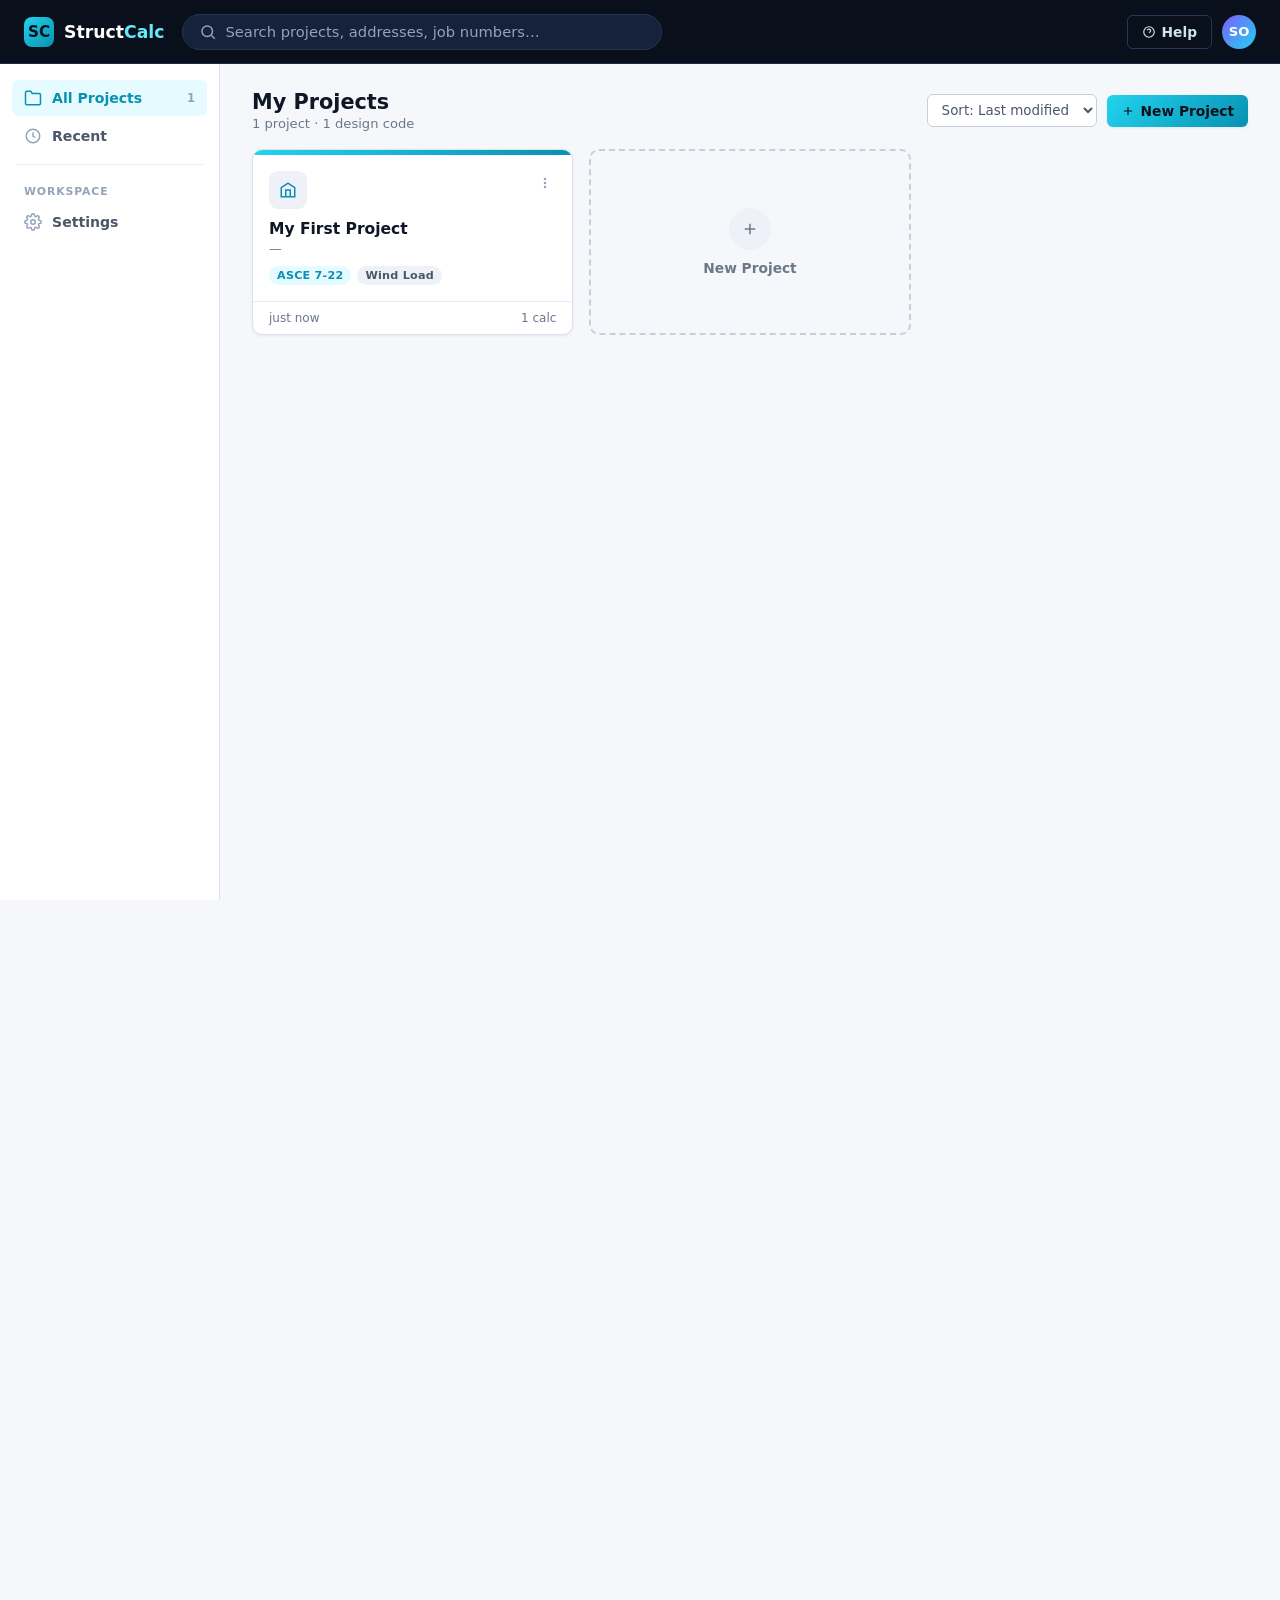
<file: index.html>
<!DOCTYPE html>
<html lang="en">
<head>
<meta charset="UTF-8">
<meta name="viewport" content="width=device-width, initial-scale=1.0">
<meta name="robots" content="noindex, nofollow">
<meta http-equiv="refresh" content="0; url=StructCalc/index.html">
<title>StructCalc</title>
</head>
<body>
  <p>Redirecting to <a href="StructCalc/index.html">StructCalc</a>…</p>
</body>
</html>
</file>
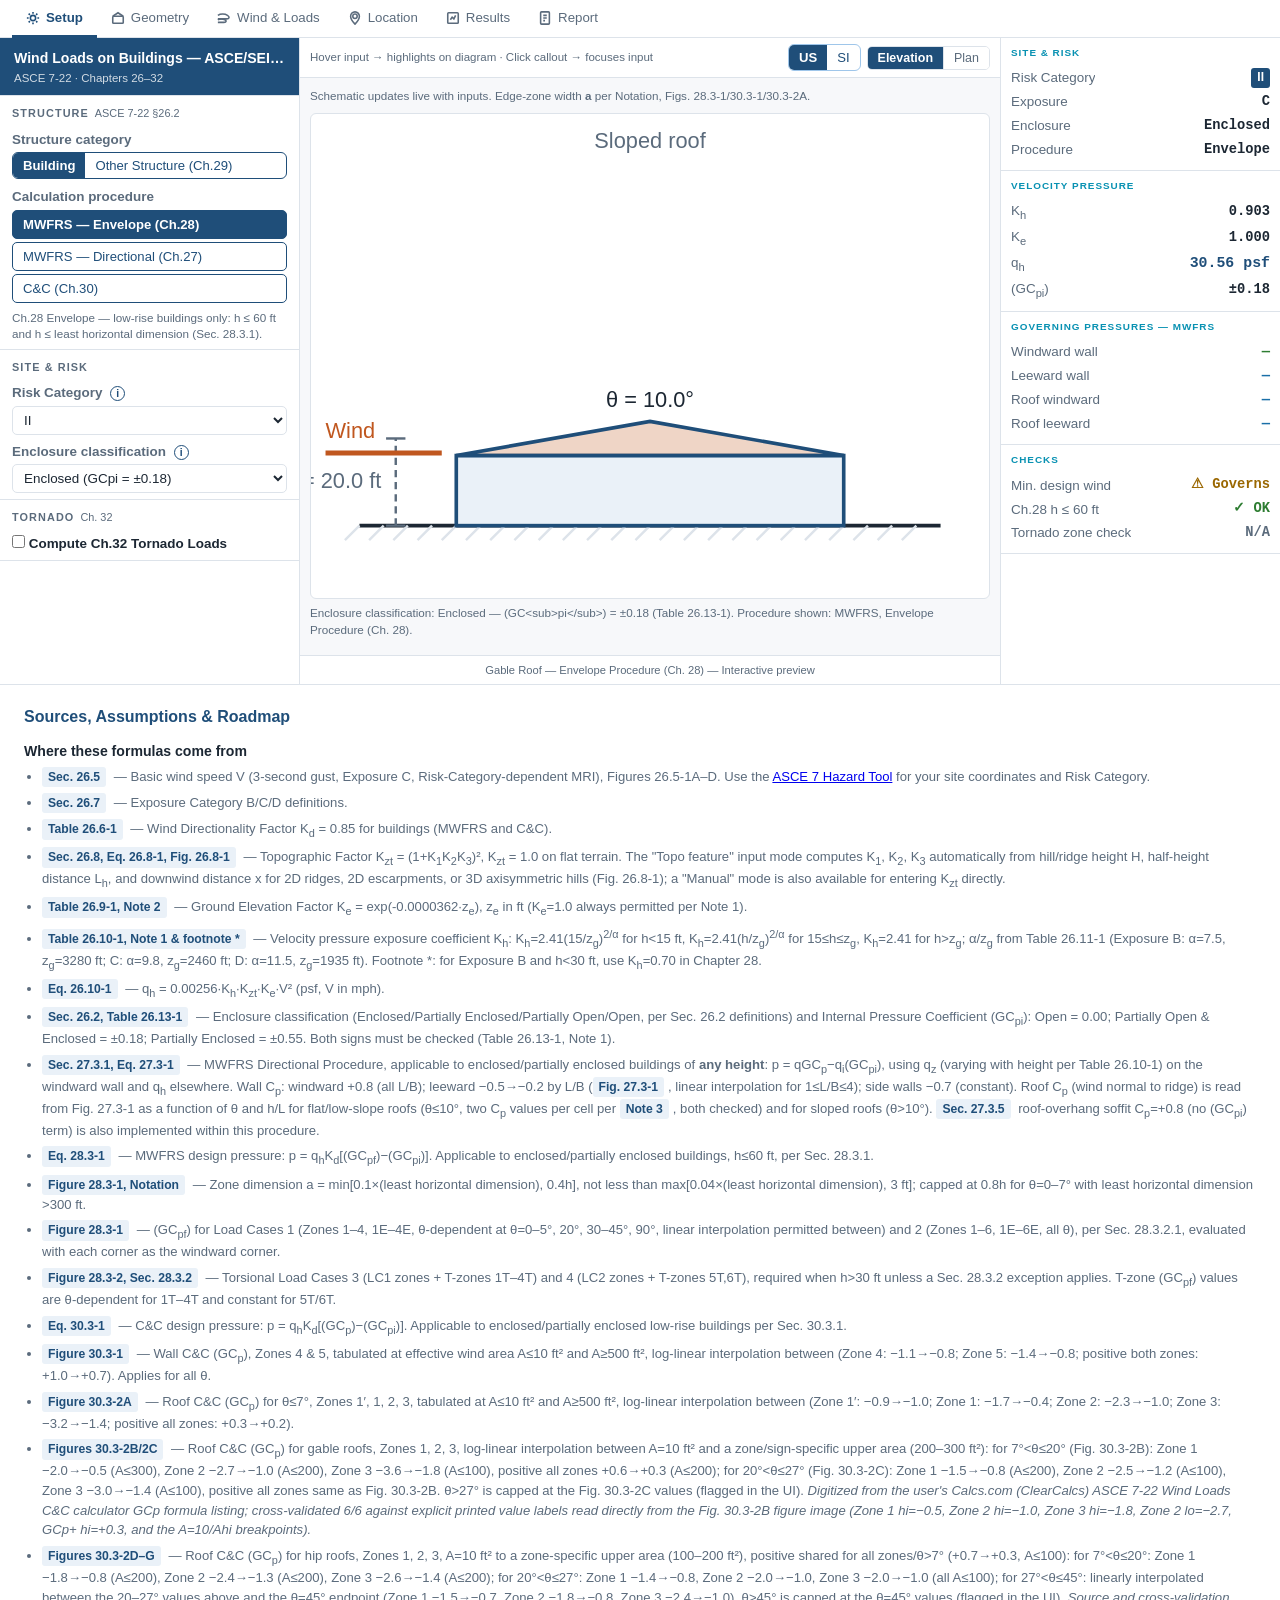
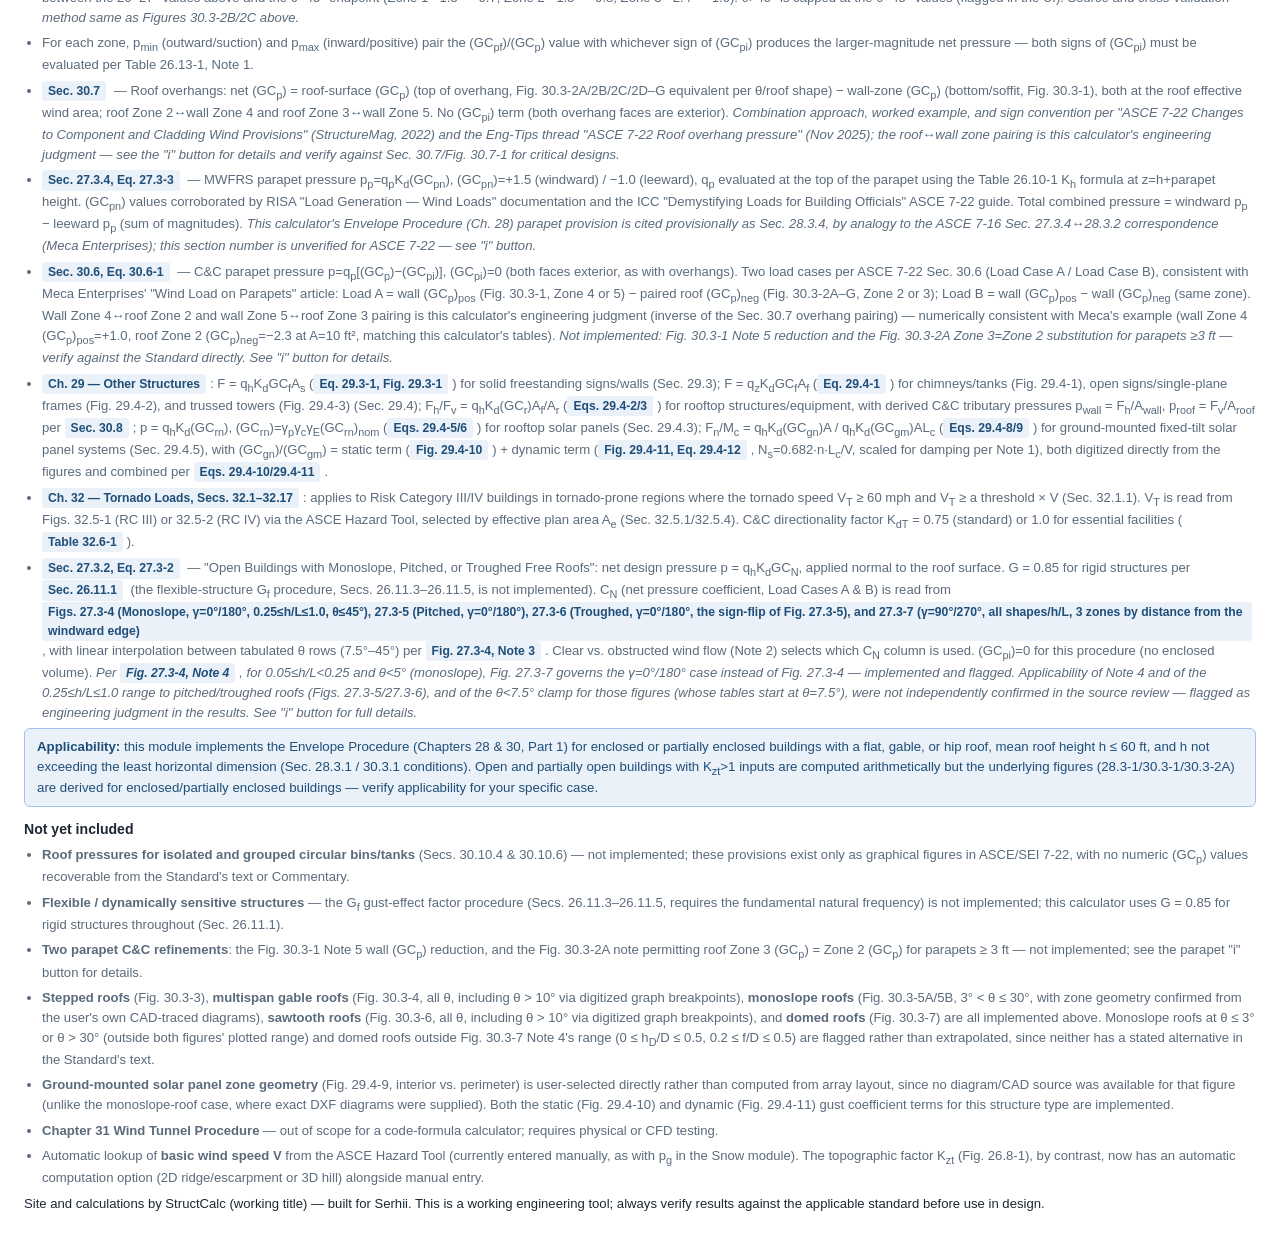
<file: ASCE 7-22 Wind Load Calculator/index.html>
<!DOCTYPE html>
<html lang="en">
<head>
<meta charset="UTF-8">
<meta name="viewport" content="width=device-width, initial-scale=1.0">
<title>StructCalc &mdash; Wind Loads (ASCE/SEI 7-22)</title>
<style>
:root{
  --bg:#f0f2f5; --panel:#ffffff; --ink:#1c2733; --muted:#5b6b7c;
  --line:#dde3ea; --brand:#1f4e79; --brand-light:#eaf1f8;
  --accent:#c0571f; --ok:#2e7d32; --warn:#9a6700;
  --cyan:#0891b2; --red:#dc2626;
  --mono:'SFMono-Regular',Consolas,'Liberation Mono',Menlo,monospace;
}
*{box-sizing:border-box; margin:0; padding:0;}
body{font-family:-apple-system,Segoe UI,Roboto,Helvetica,Arial,sans-serif;
  background:var(--bg); color:var(--ink); line-height:1.45; font-size:14px;}

/* ── PRINT ────────────────────────────────────────────────────────────── */
.print-only{display:none;}
@media print{
  .mod-workspace,.mod-tabs,.mod-body,.mod-inputs,.mod-diagram,.mod-results-compact,
  header.topbar,.info-btn,.btn,footer.sources,#exportModal{display:none!important;}
  .print-only{display:block!important;}
  body{background:#fff;}
  .panel{break-inside:avoid; page-break-inside:avoid; border:1px solid #ccc!important;}
}

/* ── MODAL ────────────────────────────────────────────────────────────── */
.modal-overlay{display:none;position:fixed;inset:0;background:rgba(0,0,0,.45);
  z-index:1000;align-items:center;justify-content:center;}
.modal-overlay.open{display:flex;}
.modal-box{background:#fff;border-radius:10px;padding:24px;max-width:520px;width:90%;
  max-height:90vh;overflow-y:auto;position:relative;}
.modal-close{position:absolute;top:12px;right:14px;background:none;border:none;
  font-size:1.3rem;cursor:pointer;color:var(--muted);}

/* ── BUTTONS / SEGS ───────────────────────────────────────────────────── */
.btn{display:inline-flex;align-items:center;gap:6px;padding:7px 14px;
  border-radius:6px;border:none;cursor:pointer;font-size:.84rem;font-weight:600;
  background:var(--brand);color:#fff;transition:background .15s;}
.btn:hover{background:#163a5e;}
.seg{display:flex;border:1px solid #9fc6ea;border-radius:6px;overflow:hidden;}
.seg button{background:transparent;color:var(--brand);border:none;
  padding:5px 10px;cursor:pointer;font-size:.82rem;}
.seg button.active{background:var(--brand);color:#fff;font-weight:600;}
.seg-light{border-color:var(--brand);}
.seg-light button{color:var(--brand);}
.seg-light button.active{background:var(--brand);color:#fff;}
.info-btn{background:none;border:1px solid var(--brand);color:var(--brand);
  border-radius:50%;width:15px;height:15px;font-size:.65rem;font-weight:700;
  cursor:pointer;padding:0;line-height:14px;text-align:center;vertical-align:middle;
  margin-left:4px;}

/* ── FORM FIELDS ──────────────────────────────────────────────────────── */
.field{display:flex;flex-direction:column;gap:3px;}
.field label{font-size:.84rem;font-weight:600;color:var(--muted);}
.field input,.field select{
  padding:5px 7px;border:1px solid var(--line);border-radius:5px;
  font-size:.84rem;color:var(--ink);background:#fff;width:100%;}
.field input:focus,.field select:focus{outline:2px solid var(--brand);border-color:var(--brand);}
.field-row{display:grid;grid-template-columns:1fr 1fr;gap:8px;margin-bottom:8px;}
.field-row .field{margin:0;}
.checkbox-field label{flex-direction:row;align-items:center;gap:6px;
  font-size:.84rem;color:var(--ink);cursor:pointer;}
.checkbox-field input[type=checkbox]{width:auto;}
.row2{display:grid;grid-template-columns:1fr 1fr;gap:8px;}
.row3{display:grid;grid-template-columns:1fr 1fr 1fr;gap:8px;}
.field-full{grid-column:1/-1;}
.muted{color:var(--muted);font-size:.8rem;}
.hint{font-size:.73rem;color:var(--muted);line-height:1.4;margin-top:4px;}
.ref{color:var(--muted);font-size:.75rem;font-weight:400;}
.alert{border-radius:6px;padding:8px 12px;font-size:.83rem;margin-bottom:10px;}
.alert.warn{background:#fffbf0;border:1px solid #e8a200;color:#7a5000;}
.alert.info{background:#eaf1f8;border:1px solid #9fc6ea;color:#1f4e79;}
.steps{font-size:.82rem;}
.steps .step{padding:6px 0;border-bottom:1px solid var(--line);}
.steps .step-eq{font-family:var(--mono);color:var(--brand);margin:2px 0;}
.steps .step-val{font-weight:700;}
.min-wind-warn{font-size:.8rem;color:var(--warn);}
.zone-row{display:grid;grid-template-columns:1fr 1fr;gap:10px;margin-bottom:10px;}
.zone-diag svg{width:100%;display:block;max-height:320px;}
.cc-section-header{background:var(--brand-light);font-weight:700;font-size:.78rem;padding:3px 6px;}
.report-meta{display:grid;grid-template-columns:1fr 1fr;gap:8px;}

/* ── VISIBILITY BY MODE  (body = standalone; .mod-workspace = shell) ─── */
body.mode-mwfrs [data-mode="cc"],
.mod-workspace.mode-mwfrs [data-mode="cc"]{display:none!important;}
body.mode-cc [data-mode="mwfrs"],
.mod-workspace.mode-cc [data-mode="mwfrs"]{display:none!important;}
body.enclosure-open #calcProcControls,
.mod-workspace.enclosure-open #calcProcControls{display:none;}
body.enclosure-open [data-mode="mwfrs"],
body.enclosure-open [data-mode="cc"],
body.enclosure-open #parapetSection,
body.enclosure-open #roofShapeField,
body.enclosure-open #roofTypeField,
.mod-workspace.enclosure-open [data-mode="mwfrs"],
.mod-workspace.enclosure-open [data-mode="cc"],
.mod-workspace.enclosure-open #parapetSection,
.mod-workspace.enclosure-open #roofShapeField,
.mod-workspace.enclosure-open #roofTypeField{display:none!important;}
body.enclosure-open #thetaField,
.mod-workspace.enclosure-open #thetaField{display:flex!important;}
body.enclosure-open #ch305Inputs,
.mod-workspace.enclosure-open #ch305Inputs{display:block!important;}
body.cat-other #calcProcControls,
.mod-workspace.cat-other #calcProcControls{display:none;}
body.cat-other [data-mode="mwfrs"],
body.cat-other [data-mode="cc"],
body.cat-other #parapetSection,
body.cat-other #openRoofSection,
body.cat-other #minWindWarning,
.mod-workspace.cat-other [data-mode="mwfrs"],
.mod-workspace.cat-other [data-mode="cc"],
.mod-workspace.cat-other #parapetSection,
.mod-workspace.cat-other #openRoofSection,
.mod-workspace.cat-other #minWindWarning{display:none!important;}
body.cat-other #ch29Inputs,
.mod-workspace.cat-other #ch29Inputs{display:block!important;}
body.cat-other #ch29Section,
.mod-workspace.cat-other #ch29Section{display:block!important;}
#ch29TypeRows .ch29-row{display:none;}
#ch29TypeRows .ch29-row.active{display:block;}
#specialRoofRows .special-row{display:none;}
#specialRoofRows .special-row.active{display:block;}
#ch32Inputs{display:none;}
body.ch32-enabled #ch32Inputs,
.mod-workspace.ch32-enabled #ch32Inputs{display:block;}

/* ── MODULE WORKSPACE ─────────────────────────────────────────────────── */
.mod-workspace{display:flex;flex-direction:column;height:100%;min-height:0;}

/* Tab bar */
.mod-tabs{
  display:flex;align-items:center;background:#fff;border-bottom:1px solid var(--line);
  padding:0 12px;flex-shrink:0;gap:0;
}
.mod-tab{
  display:flex;align-items:center;gap:6px;padding:10px 14px;border:none;
  background:none;cursor:pointer;font-size:.83rem;font-weight:500;color:var(--muted);
  border-bottom:3px solid transparent;margin-bottom:-1px;transition:all .15s;white-space:nowrap;
}
.mod-tab:hover{color:var(--brand);}
.mod-tab.active{color:var(--brand);border-bottom-color:var(--brand);font-weight:700;}
.mod-tab svg{width:14px;height:14px;flex-shrink:0;}

/* 3-column body */
.mod-body{
  display:grid;
  grid-template-columns:300px 1fr 280px;
  min-height:0;flex:1;overflow:hidden;
}

/* LEFT: inputs */
.mod-inputs{
  border-right:1px solid var(--line);overflow-y:auto;background:#fff;
  display:flex;flex-direction:column;
}
.mod-proj-badge{
  padding:10px 14px 8px;border-bottom:1px solid var(--line);background:var(--brand);color:#fff;
}
.mod-proj-badge .proj-name{font-size:.88rem;font-weight:700;white-space:nowrap;overflow:hidden;text-overflow:ellipsis;}
.mod-proj-badge .proj-meta{font-size:.72rem;opacity:.8;margin-top:2px;}
.tab-panel{display:none;flex:1;overflow-y:auto;}
.tab-panel.active{display:block;}
.input-section{padding:10px 12px 6px;border-bottom:1px solid var(--line);}
.sec-hdr{font-size:.68rem;font-weight:800;letter-spacing:.1em;text-transform:uppercase;
  color:var(--muted);margin-bottom:8px;display:flex;align-items:center;gap:6px;}
.sec-hdr .sec-ref{font-weight:400;text-transform:none;letter-spacing:0;font-size:.68rem;}
.input-section .field{margin-bottom:7px;}
.input-section .field:last-child{margin-bottom:0;}
.input-section .row2{margin-bottom:7px;}

/* CENTER: diagram */
.mod-diagram{
  display:flex;flex-direction:column;background:#f7f8fa;overflow:hidden;
  position:relative;
}
.diagram-topbar{
  display:flex;align-items:center;justify-content:space-between;
  padding:6px 10px;background:#fff;border-bottom:1px solid var(--line);
  flex-shrink:0;gap:8px;
}
.diagram-hint{font-size:.72rem;color:var(--muted);flex:1;}
.view-btns{display:flex;gap:0;border:1px solid var(--line);border-radius:5px;overflow:hidden;}
.view-btn{padding:4px 10px;border:none;background:#fff;cursor:pointer;
  font-size:.78rem;color:var(--muted);border-right:1px solid var(--line);}
.view-btn:last-child{border-right:none;}
.view-btn.active{background:var(--brand);color:#fff;font-weight:600;}
.icon-btn{padding:4px 8px;border:1px solid var(--line);border-radius:4px;
  background:#fff;cursor:pointer;font-size:.9rem;color:var(--muted);}
.diagram-canvas{flex:1;overflow:auto;display:flex;flex-direction:column;
  padding:10px;gap:8px;}
#genericSchematicWrap{display:flex;flex-direction:column;gap:6px;flex:1;}
.diag-label{font-size:.7rem;font-weight:600;color:var(--muted);margin-bottom:2px;}
#elevSvg,#planSvg{
  width:100%;height:auto;flex:none;
  background:#fff;border:1px solid var(--line);border-radius:6px;display:block;}
#planSvg{display:none;}
#specialSchematicWrap{flex:1;display:none;flex-direction:column;}
#specialSchematicSvg{background:#fff;border:1px solid var(--line);border-radius:6px;
  padding:6px;flex:1;overflow:hidden;}
.diagram-footer{
  padding:6px 10px;font-size:.7rem;color:var(--muted);text-align:center;
  border-top:1px solid var(--line);background:#fff;flex-shrink:0;}
#enclosureNote,#ccZoneKey{font-size:.76rem;color:var(--muted);margin-top:4px;}

/* RIGHT: compact results */
.mod-results-compact{
  border-left:1px solid var(--line);overflow-y:auto;background:#fff;font-size:.84rem;
}
.cres-section{border-bottom:1px solid var(--line);padding:8px 10px;}
.cres-hdr{
  font-size:.62rem;font-weight:800;letter-spacing:.1em;text-transform:uppercase;
  color:var(--cyan);margin-bottom:6px;
}
.cres-row{
  display:flex;justify-content:space-between;align-items:center;
  padding:2px 0;gap:4px;
}
.cres-row span:first-child{color:var(--muted);font-size:.84rem;white-space:nowrap;overflow:hidden;text-overflow:ellipsis;}
.cres-val{font-weight:700;font-family:var(--mono);color:var(--ink);white-space:nowrap;font-size:.86rem;}
.cres-row--key .cres-val{color:var(--brand);font-size:.93rem;}
.cres-row--pos .cres-val{color:var(--ok);}
.cres-row--neg .cres-val{color:#1a6fa8;}
.cres-row--crit{background:#fef2f2;border-radius:4px;padding:2px 4px;margin:0 -4px;}
.cres-row--crit .cres-val{color:var(--red);}
.rc-badge{
  display:inline-block;background:var(--brand);color:#fff;border-radius:3px;
  padding:1px 6px;font-weight:700;font-size:.75rem;
}
.check-ok{color:var(--ok);font-weight:700;}
.check-warn{color:var(--warn);font-weight:700;}
.check-na{color:var(--muted);}

/* summary-cards (results tab) */
.summary-cards{display:grid;grid-template-columns:repeat(3,1fr);gap:8px;margin:8px 0;}
.scard{background:var(--brand-light);border:1px solid #9fc6ea;border-radius:6px;
  padding:8px;text-align:center;}
.scard .v{font-weight:700;font-size:1.05rem;color:var(--brand);}
.scard .k{font-size:.72rem;color:var(--muted);margin-top:2px;}

/* results tab panels */
.panel{background:#fff;border:1px solid var(--line);border-radius:6px;
  padding:12px 14px;margin-bottom:10px;}
.panel h2{font-size:.92rem;color:var(--brand);border-bottom:1px solid var(--line);
  padding-bottom:6px;margin-bottom:10px;}
.panel h3{font-size:.84rem;margin:10px 0 6px;}

/* footer */
footer.sources{background:#fff;border-top:1px solid var(--line);padding:20px 24px;font-size:.82rem;}
footer.sources h2{color:var(--brand);font-size:1rem;margin-bottom:10px;}
footer.sources h3{font-size:.88rem;margin:12px 0 6px;}
footer.sources li{color:var(--muted);margin-bottom:6px;line-height:1.5;}
footer.sources ul{padding-left:18px;}
.src-tag{display:inline-block;background:var(--brand-light);color:var(--brand);
  border-radius:3px;padding:1px 6px;font-size:.76rem;font-weight:600;margin-right:4px;}

/* export fmt buttons */
.fmt-btn{flex:1;padding:8px;font-size:.84rem;}
.fmt-btn.active{background:var(--brand);color:#fff;}

/* print / coverage */
.cover-page{min-height:100vh;display:flex;flex-direction:column;padding:3cm;border:2px solid var(--brand);}
.cover-title h1{font-size:2rem;color:var(--brand);}
.cover-subtitle{font-size:1.1rem;color:var(--muted);}
.cover-company{font-size:1.3rem;font-weight:700;color:var(--brand);}
.cover-signoff{display:flex;gap:20px;margin-top:auto;font-size:.9rem;}
.report-cover-table td{padding:4px 12px;border:1px solid #ccc;font-size:.9rem;}

/* zone-tbl (populated by engine) */
.zone-tbl table{width:100%;border-collapse:collapse;font-size:.8rem;}
.zone-tbl th{background:var(--brand-light);color:var(--brand);padding:4px 6px;text-align:left;border:1px solid var(--line);}
.zone-tbl td{padding:4px 6px;border:1px solid var(--line);}
.zone-tbl tr:nth-child(even) td{background:#f7f8fa;}

/* monoslopeInfoBtn */
#monoslopeInfoBtn{font-size:.72rem;}

/* ch29 */
.ch29-row{padding:6px 0;}
/* Center-column overlay panels (Results / Report) */
.center-panel{display:none;flex-direction:column;flex:1;overflow:hidden;}
.center-panel.cpanel-active{display:flex;}
#center-results{overflow-y:auto;padding:14px 18px;background:#fff;}
#center-results .panel{margin-bottom:14px;}
#center-report{flex-direction:column;}
#report-preview-bar{
  display:flex;align-items:center;gap:10px;padding:8px 14px;
  background:#f7f8fa;border-bottom:1px solid var(--line);flex-shrink:0;
}
#reportPreviewFrame{flex:1;border:none;background:#fff;}

  /* ══ PRINT / REPORT STYLES ══════════════════════════════════════════════ */
  /* Title block (Tedds-style repeating header, built by buildTitleBlockHTML) */
  table.title-block{width:100%; border-collapse:collapse; font-size:.72rem; margin:0;}
  table.title-block td{border:1px solid rgb(50,50,50); padding:3px 6px; vertical-align:middle;}
  table.title-block .tb-logo{width:22%; border-right:1px solid rgb(50,50,50); text-align:center; padding:8px; vertical-align:middle;}
  .tb-logo-placeholder{color:#aaa; font-size:.7rem; border:1px dashed #bbb; padding:24px 8px; letter-spacing:.06em; text-align:center;}
  table.title-block .tb-fl{width:5%; font-size:.6rem; font-weight:700; color:#444; white-space:nowrap; vertical-align:top; padding:3px 4px;}
  table.title-block .tb-fv{vertical-align:top; padding:3px 6px; font-size:.78rem;}
  table.title-block .tb-fv-wide{font-weight:700;}
  table.title-block .tb-company{font-weight:700; font-size:.78rem; vertical-align:middle;}
  table.title-block .tb-signoff{font-size:.72rem; vertical-align:middle; padding:3px 6px;}
  table.title-block .tb-label{font-size:.58rem; color:#555; text-transform:uppercase; letter-spacing:.04em; margin-right:3px; display:block;}

  /* Cover page */
  .cover-page{border:1px solid rgb(50,50,50); padding:1.5cm 2cm; box-sizing:border-box;
              display:flex; flex-direction:column; min-height:9in;}
  .cover-company{font-size:1rem; font-weight:700; color:var(--brand);}
  .cover-section{font-size:.85rem; color:var(--muted); margin-top:2px;}
  .cover-title{margin:3cm 0 1.5cm; text-align:center;}
  .cover-title h1{font-size:1.5rem; color:var(--brand); margin:0 0 8px; border:none; padding:0;}
  .cover-title .cover-subtitle{font-size:.95rem; color:var(--muted);}
  .cover-signoff{display:flex; flex-wrap:wrap; gap:16px; font-size:.84rem; margin-top:1cm;}
  .cover-signoff span strong{color:var(--muted); font-size:.72rem; text-transform:uppercase; letter-spacing:.03em;}
  .report-cover-table td{padding:4px 12px; border:1px solid #ccc; font-size:.9rem;}

  /* Report page (each section is a table so the title block repeats on print) */
  table.report-page{width:100%; border-collapse:collapse;}
  table.report-page thead{display:table-header-group;}
  table.report-page > thead > tr > th{padding:0; border:1px solid rgb(50,50,50);}
  table.report-page > tbody > tr > td{padding:10px 12px; border-left:1px solid rgb(50,50,50); border-right:1px solid rgb(50,50,50); border-bottom:1px solid rgb(50,50,50);}

  /* Report sections */
  .report-section{margin-bottom:14px;}
  .report-section h2{font-size:.9rem; margin:14px 0 4px; color:rgb(50,50,50); border-bottom:1px solid rgb(50,50,50); padding-bottom:2px; font-weight:700; letter-spacing:.01em;}
  .rpt-section{margin-bottom:14px;}
  .rpt-section h2{font-size:.9rem; margin:14px 0 4px; color:rgb(50,50,50); border-bottom:1px solid rgb(50,50,50); padding-bottom:2px;}
  .rpt-note{font-size:.83rem; padding:6px 10px; border-radius:4px; margin:6px 0;}
  .rpt-note.warn{background:#fff8e6; border-left:4px solid #e6a817; color:#6b4200;}
  .rpt-note.info{background:#e8f4ff; border-left:4px solid #1f4e79; color:#1a3a5c;}

  /* Steps table (velocity pressure step-by-step) */
  table.steps-table{border-collapse:collapse; width:100%;}
  table.steps-table td, table.steps-table th{border:none; padding:2px 6px 2px 0; vertical-align:top;}
  table.steps-table thead tr{border-bottom:1px solid rgb(50,50,50);}
  table.steps-table .step-label{font-weight:600; font-size:.86rem; display:block;}
  table.steps-table .formula{font-size:.84rem; color:#333; font-style:italic;}
  table.steps-table td.ref-col{width:4%; white-space:nowrap; color:#888; font-size:.7rem; text-align:right; padding-right:0;}
  table.steps-table th{color:rgb(50,50,50); font-weight:700;}
  table.steps-table th:last-child{width:4%; white-space:nowrap; font-size:.7rem; text-align:right; padding-right:0;}

  /* Report input table */
  table.report-input-table{border-collapse:collapse; width:100%;}
  table.report-input-table td, table.report-input-table th{border:none; padding:2px 6px; vertical-align:top;}
  table.report-input-table thead tr{border-bottom:1px solid rgb(50,50,50);}
  table.report-input-table td:nth-child(3), table.report-input-table th:nth-child(3){width:5%; white-space:nowrap;}

  /* Generic result tables (rpt-table) */
  table.rpt-table{border-collapse:collapse; width:100%; font-size:.83rem; margin:6px 0;}
  table.rpt-table th{background:#D5E8F0; color:rgb(50,50,50); font-weight:700; padding:4px 8px; border:1px solid rgb(50,50,50); text-align:left;}
  table.rpt-table td{padding:3px 8px; border:1px solid #ccc; vertical-align:top;}
  table.rpt-table tr:nth-child(even) td{background:#f7f8fa;}

  /* Min-wind warning (shows in report when min wind governs) */
  .min-wind-warn{display:none; background:#fff8e6; border:1px solid #e6a817; border-left:4px solid #e6a817; border-radius:4px; padding:8px 12px; margin:8px 0; font-size:.82rem; color:#6b4200;}
  .min-wind-warn.active{display:block;}

</style>
</head>
<body>
<div id="exportModal" class="modal-overlay">
  <div class="modal-box" style="max-width:360px;">
    <button class="modal-close" id="exportModalClose" aria-label="Close">&times;</button>
    <h3>Print / Export</h3>
    <p style="font-size:.84rem; color:var(--muted); margin:0 0 12px;">Choose format, then click Export.</p>
    <div style="display:flex; gap:8px; flex-wrap:wrap; margin-bottom:14px;">
      <button type="button" class="btn fmt-btn active" data-fmt="pdf"  style="flex:1;">PDF</button>
      <button type="button" class="btn fmt-btn"        data-fmt="xlsx" style="flex:1;">Excel</button>
      <button type="button" class="btn fmt-btn"        data-fmt="docx" style="flex:1;">Word (.docx)</button>
      <button type="button" class="btn fmt-btn"        data-fmt="rtf"  style="flex:1;">RTF</button>
    </div>
    <div id="exportPdfOpts" style="margin-bottom:14px; font-size:.86rem;">
      <label style="display:flex; align-items:center; gap:8px; margin-bottom:8px;">
        Paper size
        <select id="paperSize" style="flex:1; padding:4px 6px; border:1px solid var(--line); border-radius:4px;">
          <option value="letter">Letter (8.5 &times; 11&Prime;)</option>
          <option value="legal">Legal (8.5 &times; 14&Prime;)</option>
          <option value="tabloid">Tabloid (11 &times; 17&Prime;)</option>
          <option value="A4">A4 (210 &times; 297 mm)</option>
        </select>
      </label>
      <label style="display:flex; align-items:center; gap:8px;">
        Orientation
        <select id="paperOrient" style="flex:1; padding:4px 6px; border:1px solid var(--line); border-radius:4px;">
          <option value="portrait">Portrait</option>
          <option value="landscape">Landscape</option>
        </select>
      </label>
    </div>
    <button type="button" id="doExportBtn" class="btn" style="width:100%; padding:10px;">Export</button>
  </div>
</div>

  <div class="print-only" id="printCover">
    <div class="cover-page">
      <div>
        <div class="cover-company" id="coverCompany"></div>
        <div class="cover-section"  id="coverSection"></div>
      </div>
      <div class="cover-title">
        <h1>Wind Load Report</h1>
        <div class="cover-subtitle">ASCE/SEI 7-22, Chapters 26&ndash;32</div>
      </div>
      <table class="report-cover-table">
        <tr><td>Project name</td><td id="printProjectName">&ndash;</td></tr>
        <tr><td>Job Ref. / Location</td><td id="printProjectNumber">&ndash;</td></tr>
        <tr><td>Risk Category</td><td id="printRiskCategory">&ndash;</td></tr>
        <tr><td>Calculation procedure</td><td id="printMode">&ndash;</td></tr>
      </table>
      <div class="cover-signoff">
        <span><strong>Calc. by</strong> &nbsp;<span id="printEngineer">&ndash;</span></span>
        <span><strong>Date</strong> &nbsp;<span id="printProjectDate">&ndash;</span></span>
        <span><strong>Chk&rsquo;d by</strong> &nbsp;<span id="coverChkdBy">&ndash;</span></span>
        <span><strong>App&rsquo;d by</strong> &nbsp;<span id="coverAppdBy">&ndash;</span></span>
      </div>
      <p style="color:var(--muted); font-size:.76rem; margin-top:auto; padding-top:1cm;" id="printGenerated"></p>
    </div>
  </div>

  <div class="print-only" id="reportContent"></div>

<!-- ═══════════════════════ MODULE WORKSPACE ═══════════════════════ -->
<div class="mod-workspace">

  <!-- ── Tab bar ────────────────────────────────────────────────────── -->
  <nav class="mod-tabs">
    <button class="mod-tab active" data-tab="setup">
      <svg viewBox="0 0 16 16" fill="none" stroke="currentColor" stroke-width="1.8"><circle cx="8" cy="8" r="3"/><path d="M8 1v2M8 13v2M1 8h2M13 8h2M3.05 3.05l1.41 1.41M11.54 11.54l1.41 1.41M3.05 12.95l1.41-1.41M11.54 4.46l1.41-1.41"/></svg>
      Setup
    </button>
    <button class="mod-tab" data-tab="geometry">
      <svg viewBox="0 0 16 16" fill="none" stroke="currentColor" stroke-width="1.8"><rect x="2" y="6" width="12" height="8" rx="1"/><path d="M2 6l6-4 6 4"/></svg>
      Geometry
    </button>
    <button class="mod-tab" data-tab="wind">
      <svg viewBox="0 0 16 16" fill="none" stroke="currentColor" stroke-width="1.8"><path d="M1 5c3-2 8-2 11 0s2 4-1 4H1"/><path d="M1 10c2-1 6-1 8 0s2 3-1 3H1"/></svg>
      Wind &amp; Loads
    </button>
    <button class="mod-tab" data-tab="location">
      <svg viewBox="0 0 16 16" fill="none" stroke="currentColor" stroke-width="1.8"><circle cx="8" cy="6" r="2.5"/><path d="M8 1C5.24 1 3 3.24 3 6c0 4 5 9 5 9s5-5 5-9c0-2.76-2.24-5-5-5z"/></svg>
      Location
    </button>
    <button class="mod-tab" data-tab="results">
      <svg viewBox="0 0 16 16" fill="none" stroke="currentColor" stroke-width="1.8"><rect x="2" y="2" width="12" height="12" rx="1"/><path d="M5 10l2-3 2 2 2-4"/></svg>
      Results
    </button>
    <button class="mod-tab" data-tab="report">
      <svg viewBox="0 0 16 16" fill="none" stroke="currentColor" stroke-width="1.8"><rect x="3" y="1" width="10" height="14" rx="1"/><path d="M6 5h4M6 8h4M6 11h2"/></svg>
      Report
    </button>
  </nav>

  <!-- ── 3-column body ──────────────────────────────────────────────── -->
  <div class="mod-body">

    <!-- ════════ LEFT: Tabbed inputs ════════ -->
    <div class="mod-inputs">
      <div class="mod-proj-badge">
        <div class="proj-name" id="modProjName">Wind Loads on Buildings &mdash; ASCE/SEI 7-22</div>
        <div class="proj-meta" id="modProjMeta">ASCE 7-22 &middot; Chapters 26&ndash;32</div>
      </div>

      <!-- ── SETUP TAB ── -->
      <div class="tab-panel active" id="tab-setup">
        <div class="input-section">
          <div class="sec-hdr">STRUCTURE <span class="sec-ref">ASCE 7-22 §26.2</span></div>
          <div class="field" id="structureCatControls">
            <label>Structure category</label>
            <div class="seg seg-light" role="group" aria-label="Structure category">
              <button type="button" id="catBuilding" class="active">Building</button>
              <button type="button" id="catOther">Other Structure (Ch.29)</button>
            </div>
          </div>
          <div class="field" id="calcProcControls" style="margin-top:8px;">
            <label>Calculation procedure</label>
            <div class="seg seg-light" role="group" aria-label="Calculation procedure" style="flex-direction:column;border-radius:6px;overflow:visible;border:none;gap:3px;">
              <button type="button" id="procEnvelope" class="active"
                style="border:1px solid var(--brand);border-radius:5px;padding:6px 10px;text-align:left;"
                title="Low-rise buildings: h ≤ 60 ft (Sec. 28.3.1)">MWFRS &mdash; Envelope (Ch.28)</button>
              <button type="button" id="procDirectional"
                style="border:1px solid var(--brand);border-radius:5px;padding:6px 10px;text-align:left;"
                title="All heights (Sec. 27.1.2)">MWFRS &mdash; Directional (Ch.27)</button>
              <button type="button" id="procCC"
                style="border:1px solid var(--brand);border-radius:5px;padding:6px 10px;text-align:left;"
                title="Components &amp; Cladding, Figs. 30.3-1/30.3-2">C&amp;C (Ch.30)</button>
            </div>
            <div id="procHint" class="hint" style="margin-top:4px;"></div>
          </div>
        </div>

        <div class="input-section">
          <div class="sec-hdr">SITE &amp; RISK</div>
          <div class="field">
            <label for="riskCategory">Risk Category <button type="button" class="info-btn" data-info="riskCategory" aria-label="Learn more">i</button></label>
            <select id="riskCategory">
              <option value="I">I</option>
              <option value="II">II</option>
              <option value="III">III</option>
              <option value="IV">IV</option>
            </select>
          </div>
          <div class="field" style="margin-top:7px;">
            <label for="enclosure">Enclosure classification <button type="button" class="info-btn" data-info="enclosure" aria-label="Learn more">i</button></label>
            <select id="enclosure"></select>
          </div>
        </div>

        <div class="input-section">
          <div class="sec-hdr">TORNADO <span class="sec-ref">Ch. 32</span></div>
          <div class="field checkbox-field">
            <label><input type="checkbox" id="ch32Enabled"> Compute Ch.32 Tornado Loads</label>
          </div>
        </div>
      </div><!-- /tab-setup -->

      <!-- ── GEOMETRY TAB ── -->
      <div class="tab-panel" id="tab-geometry">
        <div class="input-section">
          <div class="sec-hdr">DIMENSIONS</div>
          <div class="field-row">
            <div class="field">
              <label for="h">Mean roof height, h (<span id="lblH">ft</span>) <button type="button" class="info-btn" data-info="h" aria-label="Learn more">i</button></label>
              <input type="number" id="h" step="any" min="0">
            </div>
            <div class="field">
              <label for="minDim">Building width, B (<span id="lblMinDim">ft</span>) <button type="button" class="info-btn" data-info="minDim" aria-label="Learn more">i</button></label>
              <input type="number" id="minDim" step="any" min="0">
            </div>
          </div>
          <div class="field-row">
            <div class="field" id="buildingLRow">
              <label for="buildingL">Building length, L (<span id="lblBuildingL">ft</span>) <button type="button" class="info-btn" data-info="buildingL" aria-label="Learn more">i</button></label>
              <input type="number" id="buildingL" step="any" min="0">
            </div>
            <div class="field" id="thetaRow" style="display:none;">
              <label for="theta">Roof pitch, &theta; (&deg;) <button type="button" class="info-btn" data-info="theta" aria-label="Learn more">i</button></label>
              <input type="number" id="theta" step="any" min="0">
            </div>
            <div class="field" id="thetaField" style="display:none;">
              <label for="theta2">Roof pitch, &theta; (&deg;)</label>
              <input type="number" id="theta2" step="any" min="0" style="display:none;">
            </div>
          </div>
          <div id="openThetaWarn" class="alert warn" style="display:none;font-size:.82rem;margin-top:4px;">
            &theta; &gt; 45&deg; &mdash; Figs. 30.5-1/2/3 and 27.3-4/5/6 cover only &theta; &le; 45&deg;.
            In this calculation the values for &theta; = 45&deg; are applied
            (conservative engineering judgment). For final design verify via
            wind tunnel testing per <span class="ref">Sec. 31.1</span>.
          </div>
          <!-- theta actual (used by both rows) — keep original ID available via the thetaRow -->
        </div>

        <div class="input-section" id="roofTypeField">
          <div class="sec-hdr">ROOF / STRUCTURE TYPE</div>
          <div class="field">
            <label for="roofType">Roof type <button type="button" class="info-btn" data-info="roofType" aria-label="Learn more">i</button></label>
            <select id="roofType">
              <option value="gableHip">Gable (hip &amp; ridge)</option>
              <option value="flat">Flat (low-slope, &theta; &le; 2&deg;)</option>
            </select>
          </div>
          <div class="field" id="roofShapeField" style="margin-top:6px;">
            <label for="roofShape">Roof shape <button type="button" class="info-btn" data-info="roofShape" aria-label="Learn more">i</button></label>
            <select id="roofShape">
              <option value="gable">Gable</option>
              <option value="hip">Hip</option>
            </select>
          </div>
        </div>

        <div class="input-section">
          <div class="sec-hdr">SPECIAL CONFIGURATION</div>
          <div class="field">
            <label for="specialRoofType">Special roof / structure</label>
            <select id="specialRoofType">
              <option value="none">None &mdash; standard (use Roof type above)</option>
              <option value="canopy">Attached canopy (Sec. 30.9)</option>
              <option value="circTank">Circular bin, silo, or tank (Sec. 30.10)</option>
              <option value="stepped">Stepped (multi-level flat) roof (Fig. 30.3-3)</option>
              <option value="multispan">Multispan gable roof, 2+ spans (Fig. 30.3-4)</option>
              <option value="sawtooth">Sawtooth roof, 2+ spans (Fig. 30.3-6)</option>
              <option value="dome">Domed roof, circular base (Fig. 30.3-7)</option>
            </select>
          </div>
        <div id="specialRoofRows">

          <!-- Attached Canopies on Buildings (Sec. 30.9) -->
          <div class="special-row" id="special-canopy">
            <div class="row2">
              <div class="field">
                <label for="canopyArea">Canopy effective wind area, A (<span id="lblCanopyArea">ft&sup2;</span>)<button type="button" class="info-btn" data-info="canopy" aria-label="Learn more">i</button></label>
                <input type="number" id="canopyArea" step="any" min="0">
              </div>
            </div>
            <div class="row2">
              <div class="field">
                <label for="canopyHc">Canopy height, h<sub>c</sub> (<span id="lblCanopyHc">ft</span>)<button type="button" class="info-btn" data-info="canopy" aria-label="Learn more">i</button></label>
                <input type="number" id="canopyHc" step="any" min="0">
              </div>
              <div class="field">
                <label for="canopyHe">Building eave height, h<sub>e</sub> (<span id="lblCanopyHe">ft</span>)<button type="button" class="info-btn" data-info="canopy" aria-label="Learn more">i</button></label>
                <input type="number" id="canopyHe" step="any" min="0">
              </div>
            </div>
          </div>

          <!-- Circular Bins, Silos, and Tanks (Sec. 30.10) -->
          <div class="special-row" id="special-circTank">
            <div class="row2" id="circTankGeomRow">
              <div class="field">
                <label for="tankD">Diameter, D (<span id="lblTankD">ft</span>)<button type="button" class="info-btn" data-info="circTank" aria-label="Learn more">i</button></label>
                <input type="number" id="tankD" step="any" min="0">
              </div>
              <div class="field">
                <label for="tankH">Cylinder height, H (<span id="lblTankH">ft</span>)<button type="button" class="info-btn" data-info="circTank" aria-label="Learn more">i</button></label>
                <input type="number" id="tankH" step="any" min="0">
              </div>
            </div>
            <div class="row2" id="circTankOptRow">
              <div class="field checkbox-field">
                <label for="tankOpenTop"><input type="checkbox" id="tankOpenTop"> Open-topped <span class="ref">Sec. 30.10.3, Eq. 30.10-5</span><button type="button" class="info-btn" data-info="circTank" aria-label="Learn more">i</button></label>
              </div>
              <div class="field checkbox-field">
                <label for="tankElevated"><input type="checkbox" id="tankElevated"> Elevated on columns <span class="ref">Sec. 30.10.5</span><button type="button" class="info-btn" data-info="circTank" aria-label="Learn more">i</button></label>
              </div>
            </div>
          </div>

          <!-- Stepped Roofs (Fig. 30.3-3) -->
          <div class="special-row" id="special-stepped">
            <div class="row2" id="steppedRoofGeomRow">
              <div class="field">
                <label for="steppedLowerH">Lower roof mean height (<span id="lblSteppedLowerH">ft</span>)<button type="button" class="info-btn" data-info="steppedRoof" aria-label="Learn more">i</button></label>
                <input type="number" id="steppedLowerH" step="any" min="0">
              </div>
              <div class="field">
                <label for="steppedLowerW">Lower roof width, W<sub>L</sub> (<span id="lblSteppedLowerW">ft</span>)<button type="button" class="info-btn" data-info="steppedRoof" aria-label="Learn more">i</button></label>
                <input type="number" id="steppedLowerW" step="any" min="0">
              </div>
            </div>
          </div>

          <!-- Multispan Gable Roofs (Fig. 30.3-4) -->
          <div class="special-row" id="special-multispan">
            <div class="row2">
              <div class="field">
                <label for="msModuleW">Single-span module width, W&prime; (<span id="lblMsModuleW">ft</span>)<button type="button" class="info-btn" data-info="multispanRoof" aria-label="Learn more">i</button></label>
                <input type="number" id="msModuleW" step="any" min="0">
              </div>
            </div>
          </div>

          <!-- Sawtooth Roofs (Fig. 30.3-6) -->
          <div class="special-row" id="special-sawtooth">
            <div class="row2">
              <div class="field">
                <label for="swModuleW">Single-span module width, W (<span id="lblSwModuleW">ft</span>)<button type="button" class="info-btn" data-info="sawtoothRoof" aria-label="Learn more">i</button></label>
                <input type="number" id="swModuleW" step="any" min="0">
              </div>
            </div>
          </div>

          <!-- Domed Roofs (Fig. 30.3-7) -->
          <div class="special-row" id="special-dome">
            <div class="row2" id="domeRoofGeomRow">
              <div class="field">
                <label for="domeD">Diameter, D (<span id="lblDomeD">ft</span>)<button type="button" class="info-btn" data-info="domeRoof" aria-label="Learn more">i</button></label>
                <input type="number" id="domeD" step="any" min="0">
              </div>
              <div class="field">
                <label for="domeF">Dome rise, f (<span id="lblDomeF">ft</span>)<button type="button" class="info-btn" data-info="domeRoof" aria-label="Learn more">i</button></label>
                <input type="number" id="domeF" step="any" min="0">
              </div>
            </div>
            <div class="row2" id="domeRoofGeomRow2">
              <div class="field">
                <label for="domeHD">Height to base of dome, h<sub>D</sub> (<span id="lblDomeHD">ft</span>)<button type="button" class="info-btn" data-info="domeRoof" aria-label="Learn more">i</button></label>
                <input type="number" id="domeHD" step="any" min="0">
              </div>
            </div>
          </div>

        </div><!-- /specialRoofRows -->
        </div>

        <div class="input-section">
          <div class="sec-hdr">ADDITIONAL FEATURES</div>
          <div class="field checkbox-field" id="parapetRow">
            <label><input type="checkbox" id="hasParapet"> Include parapet <button type="button" class="info-btn" data-info="parapet" aria-label="Learn more">i</button></label>
          </div>
          <div class="field" id="parapetHeightField" style="display:none; margin-top:6px;">
            <label for="parapetHeight">Parapet height (<span id="lblParapetH">ft</span>)</label>
            <input type="number" id="parapetHeight" step="any" min="0">
          </div>
          <div class="field checkbox-field" style="margin-top:6px;" id="hasMonoslopeRoofRow">
            <label><input type="checkbox" id="hasMonoslopeRoof"> Monoslope roof <button type="button" class="info-btn" id="monoslopeInfoBtn" data-info="monoslopeRoof" aria-label="Learn more">i</button></label>
          </div>
        </div>
      </div><!-- /tab-geometry -->

      <!-- ── WIND & LOADS TAB ── -->
      <div class="tab-panel" id="tab-wind">
        <div class="input-section">
          <div class="sec-hdr">BASIC WIND <span class="sec-ref">Ch. 26</span></div>
          <div class="field-row">
            <div class="field">
              <label for="V">Wind speed, V (<span id="lblV">mph</span>) <button type="button" class="info-btn" data-info="V" aria-label="Learn more">i</button></label>
              <input type="number" id="V" step="any" min="0">
            </div>
            <div class="field">
              <label for="exposure">Exposure <button type="button" class="info-btn" data-info="exposure" aria-label="Learn more">i</button></label>
              <select id="exposure"></select>
            </div>
          </div>
          <div class="field">
            <label for="groundElev">Ground elevation, z<sub>e</sub> (<span id="lblGroundElev">ft</span>) <button type="button" class="info-btn" data-info="groundElev" aria-label="Learn more">i</button></label>
            <input type="number" id="groundElev" step="any">
          </div>
          <div class="field" style="margin-top:6px;">
            <label>Topo factor, K<sub>zt</sub> <button type="button" class="info-btn" data-info="kzt" aria-label="Learn more">i</button></label>
            <div class="seg seg-light" id="kztModeSeg" style="margin-top:4px;">
              <button type="button" data-val="flat" class="active">Flat terrain</button>
              <button type="button" data-val="auto">Topo feature</button>
              <button type="button" data-val="manual">Manual</button>
            </div>
            <div id="kztAutoInputs" style="display:none; margin-top:6px;">
              <div class="row2" style="margin-bottom:6px;">
                <div class="field">
                  <label for="topoFeature">Feature type</label>
                  <select id="topoFeature">
                    <option value="2DRidge">2D Ridge</option>
                    <option value="2DEscarp">2D Escarpment</option>
                    <option value="3DHill">3D Axisymmetric Hill</option>
                  </select>
                </div>
                <div class="field" style="justify-content:flex-end;">
                  <label style="color:var(--brand);font-weight:700;" id="kztAutoResult">K<sub>zt</sub> = &mdash;</label>
                </div>
              </div>
              <div class="row2">
                <div class="field">
                  <label for="topoH">H &mdash; hill height (<span class="unit-len">ft</span>)</label>
                  <input type="number" id="topoH" step="any" min="0" value="30">
                </div>
                <div class="field">
                  <label for="topoLh">L<sub>h</sub> &mdash; half-height dist. (<span class="unit-len">ft</span>)</label>
                  <input type="number" id="topoLh" step="any" min="1" value="150">
                </div>
              </div>
              <div class="field" style="margin-top:6px;">
                <label for="topoX">x &mdash; dist. from crest (<span class="unit-len">ft</span>, + = downwind)</label>
                <input type="number" id="topoX" step="any" value="0">
              </div>
            </div>
            <div id="kztManualInput" style="display:none; margin-top:6px;">
              <input type="number" id="kzt" step="any" min="1" value="1.0">
            </div>
          </div>
        </div>

        <div class="input-section" id="openRoofInputs" style="display:none;">
          <div class="sec-hdr">OPEN BUILDING FREE ROOF</div>
          <div class="row2" style="margin-bottom:6px;">
            <div class="field">
              <label for="openRoofShape">Free roof shape <button type="button" class="info-btn" data-info="openRoofShape" aria-label="Learn more">i</button></label>
              <select id="openRoofShape">
                <option value="monoslope">Monoslope (Fig. 27.3-4)</option>
                <option value="pitched">Pitched (Fig. 27.3-5)</option>
                <option value="troughed">Troughed (Fig. 27.3-6)</option>
              </select>
            </div>
            <div class="field">
              <label for="openWindFlow">Wind flow <button type="button" class="info-btn" data-info="openWindFlow" aria-label="Learn more">i</button></label>
              <select id="openWindFlow">
                <option value="clear">Clear wind flow</option>
                <option value="obstructed">Obstructed wind flow</option>
              </select>
            </div>
          </div>
          <div class="field">
            <label for="openL">Roof plan dimension, L (<span id="lblOpenL">ft</span>) <button type="button" class="info-btn" data-info="openL" aria-label="Learn more">i</button></label>
            <input type="number" id="openL" step="any" min="0">
          </div>
        </div>

        <div class="input-section" data-mode="cc">
          <div class="sec-hdr">C&amp;C WIND AREAS <span class="sec-ref">Ch. 30</span></div>
          <div class="field-row">
            <div class="field">
              <label for="areaWall">Wall eff. area (<span id="lblAreaWall">ft&sup2;</span>) <button type="button" class="info-btn" data-info="areaWall" aria-label="Learn more">i</button></label>
              <input type="number" id="areaWall" step="any" min="0">
            </div>
            <div class="field">
              <label for="areaRoof">Roof eff. area (<span id="lblAreaRoof">ft&sup2;</span>) <button type="button" class="info-btn" data-info="areaRoof" aria-label="Learn more">i</button></label>
              <input type="number" id="areaRoof" step="any" min="0">
            </div>
          </div>
          <div class="hint">Governs which (GC<sub>p</sub>) row is used in Figs 30.3-1/30.3-2A&ndash;G.</div>
          <div class="field checkbox-field" style="margin-top:6px;">
            <label><input type="checkbox" id="hasOverhang"> Building has roof overhangs <span class="ref">Sec. 30.7</span> <button type="button" class="info-btn" data-info="overhang" aria-label="Learn more">i</button></label>
          </div>
        </div>

        <!-- Ch.29 Other Structures Inputs -->
        <div id="ch29Inputs" style="display:none;">
          <div class="input-section">
            <div class="sec-hdr">OTHER STRUCTURES <span class="sec-ref">Ch. 29</span></div>
            <div class="field">
              <label for="ch29Type">Structure / element type</label>
              <select id="ch29Type">
                <option value="solidSign">Solid Freestanding Sign or Wall (Sec. 29.3)</option>
                <option value="chimney">Chimney, Tank, or Similar Structure (Sec. 29.4)</option>
                <option value="openSign">Open Sign / Single-Plane Frame (Sec. 29.4)</option>
                <option value="trussedTower">Trussed Tower (Sec. 29.4)</option>
                <option value="rooftopEquip">Rooftop Structure / Equipment (Sec. 30.8)</option>
                <option value="rooftopSolar">Rooftop Solar Array (Sec. 29.4.3)</option>
                <option value="groundSolar">Ground-Mounted Solar (Sec. 29.4.5)</option>
              </select>
            </div>
          </div>
    <div id="ch29TypeRows">

      <!-- Solid Sign / Wall (Eq. 29.3-1) -->
      <div class="ch29-row" id="ch29-solidSign">
        <p class="muted" style="margin:0 0 10px; font-size:.84rem;">F = q<sub>h</sub>&middot;K<sub>d</sub>&middot;G&middot;C<sub>f</sub>&middot;A<sub>s</sub> &nbsp;&mdash;&nbsp; Eq. 29.3-1; C<sub>f</sub> from Fig. 29.3-1</p>
        <div class="row3">
          <div class="field">
            <label for="ch29B">Width B (<span class="ch29-len-lbl">ft</span>)</label>
            <input type="number" id="ch29B" step="any" min="0" value="40">
          </div>
          <div class="field">
            <label for="ch29H_sign">Sign height h (<span class="ch29-len-lbl">ft</span>)</label>
            <input type="number" id="ch29H_sign" step="any" min="0" value="20">
          </div>
          <div class="field">
            <label for="ch29S">Clearance s (<span class="ch29-len-lbl">ft</span>)</label>
            <input type="number" id="ch29S" step="any" min="0" value="5">
          </div>
        </div>
        <div class="row2">
          <div class="field">
            <label for="ch29As">Gross area A<sub>s</sub> (<span class="ch29-area-lbl">ft&sup2;</span>)</label>
            <input type="number" id="ch29As" step="any" min="0" value="800">
          </div>
        </div>
      </div>

      <!-- Chimney / Tank (Eq. 29.4-1) -->
      <div class="ch29-row" id="ch29-chimney">
        <p class="muted" style="margin:0 0 10px; font-size:.84rem;">F = q<sub>z</sub>&middot;K<sub>d</sub>&middot;G&middot;C<sub>f</sub>&middot;A<sub>f</sub> &nbsp;&mdash;&nbsp; Eq. 29.4-1; C<sub>f</sub> from Fig. 29.4-1</p>
        <div class="row3">
          <div class="field">
            <label for="ch29CrossSection">Cross-section</label>
            <select id="ch29CrossSection">
              <option value="round_smooth">Round, mod. smooth (D&prime;/D=0.02)</option>
              <option value="round_rough">Round, very rough (D&prime;/D=0.08)</option>
              <option value="round_low_qz">Round, D&middot;&radic;q<sub>z</sub> &le; 2.5</option>
              <option value="square_normal">Square, wind normal to face</option>
              <option value="square_diagonal">Square, wind along diagonal</option>
              <option value="hex_oct">Hexagonal / octagonal</option>
            </select>
          </div>
          <div class="field">
            <label for="ch29H_chim">Height h (<span class="ch29-len-lbl">ft</span>)</label>
            <input type="number" id="ch29H_chim" step="any" min="0" value="40">
          </div>
          <div class="field">
            <label for="ch29D">Diameter / min dim D (<span class="ch29-len-lbl">ft</span>)</label>
            <input type="number" id="ch29D" step="any" min="0.1" value="4">
          </div>
        </div>
        <div class="row2">
          <div class="field">
            <label for="ch29Af_chim">Projected area A<sub>f</sub> (<span class="ch29-area-lbl">ft&sup2;</span>)</label>
            <input type="number" id="ch29Af_chim" step="any" min="0" value="160">
          </div>
        </div>
      </div>

      <!-- Open Sign / Frame (Eq. 29.4-1) -->
      <div class="ch29-row" id="ch29-openSign">
        <p class="muted" style="margin:0 0 10px; font-size:.84rem;">F = q<sub>z</sub>&middot;K<sub>d</sub>&middot;G&middot;C<sub>f</sub>&middot;A<sub>f</sub> &nbsp;&mdash;&nbsp; Eq. 29.4-1; C<sub>f</sub> from Fig. 29.4-2</p>
        <div class="row3">
          <div class="field">
            <label for="ch29Eps_open">&epsilon; (solidity ratio)</label>
            <input type="number" id="ch29Eps_open" step="0.01" min="0" max="1" value="0.3">
          </div>
          <div class="field">
            <label for="ch29MemberType">Member type</label>
            <select id="ch29MemberType">
              <option value="flat">Flat-sided members</option>
              <option value="round_smooth">Rounded (D&middot;&radic;q<sub>z</sub> &le; 0.5)</option>
              <option value="round_rough">Rounded (D&middot;&radic;q<sub>z</sub> &gt; 5)</option>
            </select>
          </div>
          <div class="field">
            <label for="ch29H_open">Structure height (<span class="ch29-len-lbl">ft</span>)</label>
            <input type="number" id="ch29H_open" step="any" min="0" value="20">
          </div>
        </div>
        <div class="row2">
          <div class="field">
            <label for="ch29Af_open">A<sub>f</sub> — all exposed members (<span class="ch29-area-lbl">ft&sup2;</span>)</label>
            <input type="number" id="ch29Af_open" step="any" min="0" value="80">
          </div>
        </div>
      </div>

      <!-- Trussed Tower (Eq. 29.4-1) -->
      <div class="ch29-row" id="ch29-trussedTower">
        <p class="muted" style="margin:0 0 10px; font-size:.84rem;">F = q<sub>z</sub>&middot;K<sub>d</sub>&middot;G&middot;C<sub>f</sub>&middot;A<sub>f</sub> &nbsp;&mdash;&nbsp; Eq. 29.4-1; C<sub>f</sub> from Fig. 29.4-3</p>
        <div class="row3">
          <div class="field">
            <label for="ch29TowerShape">Tower plan shape</label>
            <select id="ch29TowerShape">
              <option value="square">Square</option>
              <option value="triangle">Triangular</option>
            </select>
          </div>
          <div class="field">
            <label for="ch29Eps_tower">&epsilon; (solidity ratio)</label>
            <input type="number" id="ch29Eps_tower" step="0.01" min="0.1" max="0.9" value="0.3">
          </div>
          <div class="field">
            <label for="ch29H_tower">Structure height (<span class="ch29-len-lbl">ft</span>)</label>
            <input type="number" id="ch29H_tower" step="any" min="0" value="60">
          </div>
        </div>
        <div class="row2">
          <div class="field">
            <label for="ch29Af_tower">A<sub>f</sub> — solid proj. area (<span class="ch29-area-lbl">ft&sup2;</span>)</label>
            <input type="number" id="ch29Af_tower" step="any" min="0" value="120">
          </div>
        </div>
      </div>

      <!-- Rooftop Equipment (Eqs. 29.4-2/3) -->
      <div class="ch29-row" id="ch29-rooftopEquip">
        <p class="muted" style="margin:0 0 10px; font-size:.84rem;">F<sub>h</sub> = q<sub>h</sub>&middot;K<sub>d</sub>&middot;(GC<sub>r</sub>)&middot;A<sub>f</sub>&nbsp;|&nbsp;F<sub>v</sub> = q<sub>h</sub>&middot;K<sub>d</sub>&middot;(GC<sub>r</sub>)&middot;A<sub>r</sub> &nbsp;&mdash;&nbsp; Eqs. 29.4-2/3</p>
        <div class="row3">
          <div class="field">
            <label for="ch29H_roof">Support bldg. height h (<span class="ch29-len-lbl">ft</span>)</label>
            <input type="number" id="ch29H_roof" step="any" min="0" value="20">
          </div>
          <div class="field">
            <label for="ch29Af_roof">A<sub>f</sub> — horiz. proj. area (<span class="ch29-area-lbl">ft&sup2;</span>)</label>
            <input type="number" id="ch29Af_roof" step="any" min="0" value="50">
          </div>
          <div class="field">
            <label for="ch29Ar">A<sub>r</sub> — roof proj. area (<span class="ch29-area-lbl">ft&sup2;</span>)</label>
            <input type="number" id="ch29Ar" step="any" min="0" value="80">
          </div>
        </div>
        <div class="row2">
          <div class="field">
            <label for="ch29Bh">B &times; h of building (<span class="ch29-area-lbl">ft&sup2;</span>)</label>
            <input type="number" id="ch29Bh" step="any" min="1" value="1200">
          </div>
          <div class="field">
            <label for="ch29BL">B &times; L of building (<span class="ch29-area-lbl">ft&sup2;</span>)</label>
            <input type="number" id="ch29BL" step="any" min="1" value="3600">
          </div>
        </div>
        <p class="muted" style="margin:10px 0 10px; font-size:.84rem;">Sec. 30.8 Components &amp; Cladding: p<sub>wall</sub> = F<sub>h</sub> / A<sub>wall</sub>&nbsp;|&nbsp;p<sub>roof</sub> = F<sub>v</sub> / A<sub>roof</sub></p>
        <div class="row2">
          <div class="field">
            <label for="ch29CCAwall">C&amp;C wall tributary area A<sub>wall</sub> (<span class="ch29-area-lbl">ft&sup2;</span>)</label>
            <input type="number" id="ch29CCAwall" step="any" min="0.1" value="80">
          </div>
          <div class="field">
            <label for="ch29CCAroof">C&amp;C roof tributary area A<sub>roof</sub> (<span class="ch29-area-lbl">ft&sup2;</span>)</label>
            <input type="number" id="ch29CCAroof" step="any" min="0.1" value="80">
          </div>
        </div>
      </div>

      <!-- Rooftop Solar Panels (Sec. 29.4.3) -->
      <div class="ch29-row" id="ch29-solarPanel">
        <p class="muted" style="margin:0 0 10px; font-size:.84rem;">p = q<sub>h</sub>&middot;K<sub>d</sub>&middot;(GC<sub>rn</sub>) &nbsp;&mdash;&nbsp; Eq. 29.4-5 &nbsp;|&nbsp; (GC<sub>rn</sub>) = &gamma;<sub>p</sub>&middot;&gamma;<sub>c</sub>&middot;&gamma;<sub>E</sub>&middot;(GC<sub>rn</sub>)<sub>nom</sub> &nbsp;&mdash;&nbsp; Eq. 29.4-6</p>
        <div class="row3">
          <div class="field">
            <label for="ch29SolarOmega">Panel tilt &omega; (&deg;) &mdash; 0&ndash;35</label>
            <input type="number" id="ch29SolarOmega" step="1" min="0" max="35" value="10">
          </div>
          <div class="field">
            <label for="ch29SolarLp">Chord L<sub>p</sub> (<span class="ch29-len-lbl">ft</span>) &le; 6.7</label>
            <input type="number" id="ch29SolarLp" step="any" min="0.1" max="6.7" value="6.0">
          </div>
          <div class="field">
            <label for="ch29SolarA">Eff. wind area A (<span class="ch29-area-lbl">ft&sup2;</span>)</label>
            <input type="number" id="ch29SolarA" step="any" min="1" value="50">
          </div>
        </div>
        <div class="row3">
          <div class="field">
            <label for="ch29SolarH1">h<sub>1</sub> lower edge (<span class="ch29-len-lbl">ft</span>) &le; 2</label>
            <input type="number" id="ch29SolarH1" step="any" min="0" max="2" value="0.5">
          </div>
          <div class="field">
            <label for="ch29SolarH2">h<sub>2</sub> upper edge (<span class="ch29-len-lbl">ft</span>) &le; 4</label>
            <input type="number" id="ch29SolarH2" step="any" min="0" max="4" value="2.0">
          </div>
          <div class="field">
            <label for="ch29SolarHpt">Parapet h<sub>pt</sub> (<span class="ch29-len-lbl">ft</span>)</label>
            <input type="number" id="ch29SolarHpt" step="any" min="0" value="0">
          </div>
        </div>
        <div class="row3">
          <div class="field">
            <label for="ch29SolarWL">Bldg. longer side W<sub>L</sub> (<span class="ch29-len-lbl">ft</span>)</label>
            <input type="number" id="ch29SolarWL" step="any" min="10" value="120">
          </div>
          <div class="field">
            <label for="ch29SolarWs">Bldg. shorter side W<sub>s</sub> (<span class="ch29-len-lbl">ft</span>)</label>
            <input type="number" id="ch29SolarWs" step="any" min="10" value="60">
          </div>
          <div class="field">
            <label for="ch29SolarZone">Roof zone (zone width = 2h from edge)</label>
            <select id="ch29SolarZone">
              <option value="1">Zone 1 — Interior (&gt;2h from all edges)</option>
              <option value="2">Zone 2 — Edge (within 2h of one edge)</option>
              <option value="3">Zone 3 — Corner (within 2h of two edges)</option>
            </select>
          </div>
        </div>
        <div class="row3">
          <div class="field">
            <label for="ch29SolarD1">d<sub>1</sub> to adj. array or bldg. edge (<span class="ch29-len-lbl">ft</span>)</label>
            <input type="number" id="ch29SolarD1" step="any" min="0" value="20">
          </div>
          <div class="field">
            <label for="ch29SolarD2">d<sub>2</sub> to next panel row (<span class="ch29-len-lbl">ft</span>)</label>
            <input type="number" id="ch29SolarD2" step="any" min="0" value="3">
          </div>
        </div>
      </div>

      <!-- Ground-Mounted Fixed-Tilt Solar Panels (Sec. 29.4.5, Eqs. 29.4-8/9) -->
      <div class="ch29-row" id="ch29-groundSolar">
        <p class="muted" style="margin:0 0 10px; font-size:.84rem;">F<sub>n</sub> = q<sub>h</sub>&middot;K<sub>d</sub>&middot;(GC<sub>gn</sub>)&middot;A &nbsp;&mdash;&nbsp; Eq. 29.4-8 &nbsp;|&nbsp; M<sub>c</sub> = q<sub>h</sub>&middot;K<sub>d</sub>&middot;(GC<sub>gm</sub>)&middot;A&middot;L<sub>c</sub> &nbsp;&mdash;&nbsp; Eq. 29.4-9</p>
        <div class="alert info" style="font-size:.82rem; margin-bottom:10px;">Static (Fig. 29.4-10) + dynamic (Fig. 29.4-11) terms combined per Eqs. 29.4-10/29.4-11 &mdash; see results for the breakdown and combination convention.</div>
        <div class="row3">
          <div class="field">
            <label for="ch29GsOmega">Tilt &omega; (&deg;) &mdash; 0&ndash;60</label>
            <input type="number" id="ch29GsOmega" step="1" min="0" max="60" value="25">
          </div>
          <div class="field">
            <label for="ch29GsLc">Chord L<sub>c</sub> (<span class="ch29-len-lbl">ft</span>) &mdash; 6&ndash;14</label>
            <input type="number" id="ch29GsLc" step="any" min="6" max="14" value="10">
          </div>
          <div class="field">
            <label for="ch29H_gs">Mean panel height h (<span class="ch29-len-lbl">ft</span>)</label>
            <input type="number" id="ch29H_gs" step="any" min="0" value="6">
          </div>
        </div>
        <div class="row3">
          <div class="field">
            <label for="ch29GsWg">Row length W<sub>g</sub> (<span class="ch29-len-lbl">ft</span>)</label>
            <input type="number" id="ch29GsWg" step="any" min="0" value="100">
          </div>
          <div class="field">
            <label for="ch29GsS">Row spacing S (<span class="ch29-len-lbl">ft</span>)</label>
            <input type="number" id="ch29GsS" step="any" min="0.1" value="20">
          </div>
          <div class="field">
            <label for="ch29GsA">Eff. wind area A (<span class="ch29-area-lbl">ft&sup2;</span>)</label>
            <input type="number" id="ch29GsA" step="any" min="1" value="50">
          </div>
        </div>
        <div class="row3">
          <div class="field">
            <label for="ch29GsSp">Panel gap s<sub>p</sub> (<span class="ch29-len-lbl">ft</span>)</label>
            <input type="number" id="ch29GsSp" step="any" min="0" value="0.1">
          </div>
          <div class="field">
            <label for="ch29GsSL">S<sub>L</sub> &mdash; open dist. within row (<span class="ch29-len-lbl">ft</span>)</label>
            <input type="number" id="ch29GsSL" step="any" min="0" value="1.0">
          </div>
          <div class="field">
            <label for="ch29GsST">S<sub>T</sub> &mdash; open dist. between rows (<span class="ch29-len-lbl">ft</span>)</label>
            <input type="number" id="ch29GsST" step="any" min="0" value="10">
          </div>
        </div>
        <div class="row3">
          <div class="field">
            <label for="ch29GsRows">Number of rows (&ge;3)</label>
            <input type="number" id="ch29GsRows" step="1" min="1" value="5">
          </div>
          <div class="field">
            <label for="ch29GsBlockage">Support blockage ratio (%) &mdash; &le;8</label>
            <input type="number" id="ch29GsBlockage" step="any" min="0" value="5">
          </div>
          <div class="field">
            <label for="ch29GsZone">Zone (Fig. 29.4-9)</label>
            <select id="ch29GsZone">
              <option value="1">Zone 1 — Interior (shielded)</option>
              <option value="2">Zone 2 — Exterior perimeter</option>
            </select>
          </div>
        </div>
        <p class="muted" style="margin:8px 0 0; font-size:.78rem;">Zone 2 is forced automatically for the whole array when 0.20&le;L<sub>c</sub>/S&lt;0.25, or whenever K<sub>zt</sub>&gt;1.0 (Sec. 29.4.5.1 notes) &mdash; overrides the selection above when triggered.</p>
        <p class="muted" style="margin:10px 0 4px; font-size:.84rem;">Dynamic term &mdash; Fig. 29.4-11, Eq. 29.4-12: N<sub>s</sub> = 0.682&middot;n&middot;L<sub>c</sub>/V</p>
        <div class="row3">
          <div class="field">
            <label for="ch29GsFreq">Natural frequency n (Hz)</label>
            <input type="number" id="ch29GsFreq" step="any" min="0.01" value="3">
          </div>
          <div class="field">
            <label for="ch29GsDamping">Damping ratio &beta; (%) &mdash; &le;5</label>
            <input type="number" id="ch29GsDamping" step="any" min="0.1" max="20" value="1">
          </div>
        </div>
      </div>

    </div><!-- /ch29TypeRows -->
        </div><!-- /ch29Inputs -->

        <!-- Tornado inputs -->
        <div id="ch32Inputs">
          <div class="input-section">
            <div class="sec-hdr">TORNADO INPUTS <span class="sec-ref">Ch. 32</span></div>
            <p class="muted" style="margin-bottom:8px;">Enter V<sub>T</sub> from the <a href="https://ascehazardtool.org" target="_blank" rel="noopener">ASCE 7 Hazard Tool</a>.</p>
            <div class="field-row">
              <div class="field">
                <label for="ch32VT">Tornado Speed, V<sub>T</sub> (mph)</label>
                <input type="number" id="ch32VT" step="1" min="0" value="100">
              </div>
              <div class="field">
                <label for="ch32Ae">Eff. Plan Area, A<sub>e</sub> (ft&sup2;)</label>
                <input type="number" id="ch32Ae" step="1" min="1" value="10000">
              </div>
            </div>
            <div class="field checkbox-field">
              <label><input type="checkbox" id="ch32Essential"> Essential Facility (K<sub>dT</sub> = 1.0 for C&amp;C)</label>
            </div>
          </div>
        </div>

      </div><!-- /tab-wind -->

      <!-- ── LOCATION TAB ── -->
      <div class="tab-panel" id="tab-location">
        <div class="input-section">
          <div class="sec-hdr">PROJECT INFORMATION</div>
          <div class="field">
            <label for="projectName">Project name</label>
            <input type="text" id="projectName" placeholder="e.g. 123 Main St &mdash; New Garage">
          </div>
          <div class="field" style="margin-top:6px;">
            <label for="projectNumber">Project no. / location</label>
            <input type="text" id="projectNumber" placeholder="Project number or address">
          </div>
          <div class="field-row" style="margin-top:6px;">
            <div class="field">
              <label for="engineer">Engineer</label>
              <input type="text" id="engineer" placeholder="Name">
            </div>
            <div class="field">
              <label for="projectDate">Date</label>
              <input type="date" id="projectDate">
            </div>
          </div>
        </div>
        <div class="input-section">
          <div class="sec-hdr">TITLE BLOCK</div>
          <div class="field">
            <label for="companyName">Company name</label>
            <input type="text" id="companyName" placeholder="e.g. Acme Engineering, LLC">
          </div>
          <div class="field-row" style="margin-top:6px;">
            <div class="field">
              <label for="sectionName">Section</label>
              <input type="text" id="sectionName" placeholder="e.g. Lateral Wind Loads">
            </div>
            <div class="field">
              <label for="jobRef">Job Ref.</label>
              <input type="text" id="jobRef" placeholder="Reference no.">
            </div>
          </div>
          <div class="field-row" style="margin-top:6px;">
            <div class="field">
              <label for="chkdBy">Chk'd by</label>
              <input type="text" id="chkdBy" placeholder="Name">
            </div>
            <div class="field">
              <label for="chkdDate">Chk'd date</label>
              <input type="date" id="chkdDate">
            </div>
          </div>
          <div class="field-row" style="margin-top:6px;">
            <div class="field">
              <label for="appdBy">App'd by</label>
              <input type="text" id="appdBy" placeholder="Name">
            </div>
            <div class="field">
              <label for="appdDate">App'd date</label>
              <input type="date" id="appdDate">
            </div>
          </div>
        </div>
      </div><!-- /tab-location -->

      <!-- ── RESULTS TAB ── -->
      <div class="tab-panel" id="tab-results">
        <!-- Results rendered in center column (#center-results) -->
        <!-- Hidden seg controls for engine.js compatibility -->
        <div style="display:none;">
          <div id="mwfrsProcedureSeg"><button data-val="envelope" class="active">Envelope</button><button data-val="directional">Directional</button></div>
          <div id="ccProcedureSeg"><button data-val="part1" class="active">Part 1</button><button data-val="part2">Part 2</button></div>
        </div>
      </div><!-- /tab-results -->

      <!-- ── REPORT TAB ── -->
      <div class="tab-panel" id="tab-report">
        <div class="input-section">
          <div class="sec-hdr">EXPORT &amp; PRINT</div>
          <p class="muted" style="margin-bottom:10px;font-size:.8rem;">Fill in project details in the <strong>Location</strong> tab before exporting.</p>
          <button type="button" id="printBtn" class="btn" style="width:100%;justify-content:center;margin-bottom:8px;">
            &#10515; Export / Print Report
          </button>
          <p class="hint">Opens export dialog — choose PDF, Excel, Word, or RTF.</p>
        </div>
      </div><!-- /tab-report -->

    </div><!-- /mod-inputs -->

    <!-- ════════ CENTER: Diagram ════════ -->
    <div class="mod-diagram">
      <div class="diagram-topbar">
        <span class="diagram-hint">Hover input &rarr; highlights on diagram &middot; Click callout &rarr; focuses input</span>
        <div style="display:flex;gap:6px;align-items:center;">
          <div class="seg" style="font-size:.76rem;">
            <button type="button" id="unitUS" class="active" title="US customary (ft, psf)">US</button>
            <button type="button" id="unitSI" title="SI (m, kPa)">SI</button>
          </div>
          <div class="view-btns">
            <button class="view-btn active" data-view="elev">Elevation</button>
            <button class="view-btn" data-view="plan">Plan</button>
          </div>
        </div>
      </div>
      <div class="diagram-canvas">
        <p class="muted" id="schematicIntro" style="font-size:.73rem;">Schematic updates live with inputs. Edge-zone width <strong>a</strong> per Notation, Figs. 28.3-1/30.3-1/30.3-2A.</p>
        <div id="genericSchematicWrap" style="flex:1;display:flex;flex-direction:column;gap:6px;">
          <svg id="elevSvg" viewBox="0 0 280 200"
            style="width:100%;flex:1;min-height:0;background:#fff;border:1px solid var(--line);border-radius:6px;display:block;"></svg>
          <svg id="planSvg" viewBox="0 0 280 200"
            style="width:100%;flex:1;min-height:0;background:#fff;border:1px solid var(--line);border-radius:6px;display:none;"></svg>
          <p class="muted" id="enclosureNote" style="margin:0;font-size:.73rem;"></p>
          <p class="muted" id="ccZoneKey" style="margin:0;font-size:.73rem;"></p>
        </div>
        <div id="specialSchematicWrap" style="display:none;flex:1;flex-direction:column;">
          <div class="muted" style="font-size:.75rem;font-weight:600;margin-bottom:4px;" id="specialSchematicLabel">Schematic</div>
          <div id="specialSchematicSvg" style="background:#fff;border:1px solid var(--line);border-radius:6px;padding:6px;flex:1;overflow:hidden;"></div>
        </div>
      </div>
      <div class="diagram-footer" id="diagramCaption">
        Gable Roof &mdash; Envelope Procedure (Ch. 28) &mdash; Interactive preview
      </div>

    <!-- ════════ CENTER OVERLAY: Full Results ════════ -->
    <div id="center-results" class="center-panel">
      <div id="minWindWarning" class="min-wind-warn"></div>

      <div class="panel">
        <h2>Results Summary</h2>
        <div class="summary-cards">
          <div class="scard"><div class="v" id="cardA">&ndash;</div><div class="k">Zone dim. a</div></div>
          <div class="scard"><div class="v" id="cpCheckOkA">&ndash;</div><div class="k">Min. wind</div></div>
          <div class="scard"><div class="v" id="cpCheckOkB">&ndash;</div><div class="k">h &le; 60 ft</div></div>
        </div>
      </div>

      <div class="panel">
        <h2>Velocity Pressure &mdash; Step by Step <button type="button" class="info-btn" data-info="stepsInfo" aria-label="Learn more">i</button></h2>
        <div id="stepsContainer" class="steps"></div>
      </div>
<div class="alert warn" id="ch28TallWarning" style="display:none;">
            &starf; h &gt; 60 ft or h &gt; least horiz. dim. &mdash; Envelope Procedure (Ch.28) <strong>not applicable</strong>. Switch to Directional (Ch.27).
          </div>
          <div id="ccAutoInfo" class="alert info" style="display:none;"></div>
          <div class="alert warn" id="cc30Part1Warning" style="display:none;"></div>

          <div class="panel" data-mode="mwfrs" id="mwfrsPressurePanel">
            <h2>MWFRS Design Pressures <button type="button" class="info-btn" data-info="mwfrs" aria-label="Learn more">i</button></h2>
            <div id="mwfrsEnvelopeResults">
              <div class="muted" style="font-size:.78rem;margin-bottom:6px;"><span class="ref">Eq. 28.3-1, Figs. 28.3-1/28.3-2</span></div>
              <h3>Load Case 1 &mdash; &theta;-dependent</h3>
              <div class="zone-row"><div id="mwfrsLC1Table" class="zone-tbl"></div><div id="mwfrsLC1Diag" class="zone-diag"></div></div>
              <h3>Load Case 2 &mdash; all &theta;</h3>
              <div class="zone-row"><div id="mwfrsLC2Table" class="zone-tbl"></div><div id="mwfrsLC2Diag" class="zone-diag"></div></div>
              <h3>Torsional Load Cases 3 &amp; 4 <span class="ref">Fig. 28.3-2</span></h3>
              <div class="alert info" id="torsionNote"></div>
              <div id="torsionDetails">
                <div class="zone-row"><div id="mwfrsLC3Table" class="zone-tbl"></div><div id="mwfrsLC3Diag" class="zone-diag"></div></div>
                <div class="zone-row"><div id="mwfrsLC4Table" class="zone-tbl"></div><div id="mwfrsLC4Diag" class="zone-diag"></div></div>
              </div>
              <button type="button" id="torsionToggle" class="btn" style="display:none;margin-top:6px;font-size:.78rem;padding:4px 10px;"></button>
            </div>
            <div id="mwfrsDirect27Results" style="display:none;">
              <div class="muted" style="font-size:.78rem;margin-bottom:6px;"><span class="ref">Eq. 27.3-1, Fig. 27.3-1</span></div>
            </div>
          </div>

          <div class="panel" data-mode="cc" id="ccPressurePanel">
            <h2>C&amp;C Design Pressures <button type="button" class="info-btn" data-info="cc" aria-label="Learn more">i</button></h2>
            <div id="cc30Part1Results">
              <div class="muted" style="font-size:.78rem;margin-bottom:6px;"><span class="ref">Eq. 30.3-1, Figs. 30.3-1/30.3-2A&ndash;2G</span></div>
              <div class="zone-row">
                <div id="ccCombinedTable" class="zone-tbl"></div>
                <div id="ccCombinedDiag" class="zone-diag"></div>
              </div>
              <div class="alert warn" id="ccRoofNote" style="display:none;"></div>
              <div id="ccOverhangSection" style="display:none;">
                <h3>Roof Overhangs &mdash; Net (GC<sub>p</sub>) <span class="ref">Sec. 30.7</span></h3>
                <div id="ccOverhangTable"></div>
              </div>
            </div>
            <div id="cc30Part2Results" style="display:none;">
              <div class="muted" style="font-size:.78rem;margin-bottom:6px;"><span class="ref">Eq. 30.4-1, Fig. 30.4-1</span></div>
            </div>
          </div>

          <div class="panel" id="parapetSection" style="display:none;">
            <h2>Parapet Wind Pressures <span class="ref">Sec. 27.3.4 / 28.3.4 (MWFRS); Sec. 30.6 (C&amp;C)</span> <button type="button" class="info-btn" data-info="parapet" aria-label="Learn more">i</button></h2>
            <h3>MWFRS <span class="ref">Eq. 27.3-3, (GC<sub>pn</sub>) = +1.5 / &minus;1.0</span></h3>
            <div class="summary-cards">
              <div class="scard"><div class="v" id="parapetZp">&ndash;</div><div class="k">z (top)</div></div>
              <div class="scard"><div class="v" id="parapetKhp">&ndash;</div><div class="k">K<sub>h</sub></div></div>
              <div class="scard"><div class="v" id="parapetQp">&ndash;</div><div class="k">q<sub>p</sub></div></div>
              <div class="scard"><div class="v" id="parapetPwindward">&ndash;</div><div class="k">p<sub>p</sub> windward</div></div>
              <div class="scard"><div class="v" id="parapetPleeward">&ndash;</div><div class="k">p<sub>p</sub> leeward</div></div>
              <div class="scard"><div class="v" id="parapetPtotal">&ndash;</div><div class="k">Total combined</div></div>
            </div>
            <h3>C&amp;C Parapet <span class="ref">Eq. 30.6-1</span></h3>
            <div id="ccParapetTable"></div>
          </div>

          <div class="panel" id="canopySection" style="display:none;">
            <h2>Attached Canopy Pressures <span class="ref">Sec. 30.9</span> <button type="button" class="info-btn" data-info="canopy" aria-label="Learn more">i</button></h2>
            <div id="canopyResults"></div>
          </div>
          <div class="panel" id="circTankSection" style="display:none;">
            <h2>Circular Bins, Silos &amp; Tanks <span class="ref">Sec. 30.10</span> <button type="button" class="info-btn" data-info="circTank" aria-label="Learn more">i</button></h2>
            <div id="circTankResults"></div>
          </div>
          <div class="panel" id="steppedRoofSection" style="display:none;">
            <h2>Stepped Roof &mdash; C&amp;C <span class="ref">Fig. 30.3-3</span> <button type="button" class="info-btn" data-info="steppedRoof" aria-label="Learn more">i</button></h2>
            <div id="steppedRoofResults"></div>
          </div>
          <div class="panel" id="multispanRoofSection" style="display:none;">
            <h2>Multispan Gable Roof &mdash; C&amp;C <span class="ref">Fig. 30.3-4</span> <button type="button" class="info-btn" data-info="multispanRoof" aria-label="Learn more">i</button></h2>
            <div id="multispanRoofResults"></div>
          </div>
          <div class="panel" id="sawtoothRoofSection" style="display:none;">
            <h2>Sawtooth Roof &mdash; C&amp;C <span class="ref">Fig. 30.3-6</span> <button type="button" class="info-btn" data-info="sawtoothRoof" aria-label="Learn more">i</button></h2>
            <div id="sawtoothRoofResults"></div>
          </div>
          <div class="panel" id="domeRoofSection" style="display:none;">
            <h2>Domed Roof &mdash; C&amp;C <span class="ref">Fig. 30.3-7</span> <button type="button" class="info-btn" data-info="domeRoof" aria-label="Learn more">i</button></h2>
            <div id="domeRoofResults"></div>
          </div>
          <div class="panel" id="monoslopeRoofSection" style="display:none;">
            <h2>Monoslope Roof &mdash; C&amp;C <span class="ref">Fig. 30.3-5A/5B</span> <button type="button" class="info-btn" data-info="monoslopeRoof" aria-label="Learn more">i</button></h2>
            <div id="monoslopeRoofResults"></div>
          </div>
          <div class="panel" id="openRoofSection" style="display:none;">
            <h2>Open Building &mdash; Free Roof Pressures <span class="ref">Sec. 27.3.2</span> <button type="button" class="info-btn" data-info="openRoof" aria-label="Learn more">i</button></h2>
            <div class="summary-cards">
              <div class="scard"><div class="v" id="openRoofG">&ndash;</div><div class="k">G</div></div>
              <div class="scard"><div class="v" id="openRoofHL">&ndash;</div><div class="k">h / L</div></div>
            </div>
            <div class="alert warn" id="openRoofNote" style="display:none;"></div>
            <h3 id="openRoofGammaHeading">Wind Normal to Ridge &mdash; &gamma; = 0&deg;/180&deg;</h3>
            <div id="openRoofGammaTable"></div>
            <h3>Wind Parallel to Ridge &mdash; &gamma; = 90&deg;/270&deg; <span class="ref">Fig. 27.3-7</span></h3>
            <div id="openRoofFig277Table"></div>
          </div>
          <div class="panel" id="ch305Inputs" style="display:none;">
            <h2>C&amp;C &mdash; Open Building <span class="ref">Sec. 30.5</span></h2>
            <div class="field-row">
              <div class="field">
                <label for="ch305Lmin">Least plan dim., L<sub>min</sub> (ft)</label>
                <input type="number" id="ch305Lmin" step="any" min="1" value="40">
              </div>
              <div class="field">
                <label for="ch305A">Eff. wind area, A (ft&sup2;)</label>
                <input type="number" id="ch305A" step="any" min="0.1" value="100">
              </div>
            </div>
          </div>
          <div class="panel" id="openRoofCCSection" style="display:none;"></div>
          <div class="panel" id="ch32ResultsSection" style="display:none;"></div>
    </div><!-- /center-results -->

    <!-- ════════ CENTER OVERLAY: Report Preview ════════ -->
    <div id="center-report" class="center-panel">
      <div id="report-preview-bar">
        <button type="button" id="printBtn2" class="btn">&#10515; Export / Print Report</button>
        <span class="muted" style="font-size:.8rem;">Print preview &mdash; fill project details in <strong>Location</strong> tab first</span>
      </div>
      <iframe id="reportPreviewFrame"></iframe>
    </div><!-- /center-report -->
    </div><!-- /mod-diagram -->

    <!-- ════════ RIGHT: Compact results ════════ -->
    <div class="mod-results-compact">

      <div class="cres-section">
        <div class="cres-hdr">SITE &amp; RISK</div>
        <div class="cres-row"><span>Risk Category</span><span class="rc-badge" id="cpRC">II</span></div>
        <div class="cres-row"><span>Exposure</span><span id="cpExp" class="cres-val">—</span></div>
        <div class="cres-row"><span>Enclosure</span><span id="cpEnc" class="cres-val">—</span></div>
        <div class="cres-row"><span>Procedure</span><span id="cpProc" class="cres-val">—</span></div>
      </div>

      <div class="cres-section">
        <div class="cres-hdr">VELOCITY PRESSURE</div>
        <div class="cres-row"><span>K<sub>h</sub></span><span id="cardKh" class="cres-val">—</span></div>
        <div class="cres-row"><span>K<sub>e</sub></span><span id="cardKe" class="cres-val">—</span></div>
        <div class="cres-row cres-row--key"><span>q<sub>h</sub></span><span id="cardQh" class="cres-val">—</span></div>
        <div class="cres-row" id="cardGCpiWrap"><span>(GC<sub>pi</sub>)</span><span id="cardGCpi" class="cres-val">—</span></div>
      </div>

      <div class="cres-section" id="cpMWFRSSection">
        <div class="cres-hdr">GOVERNING PRESSURES &mdash; MWFRS</div>
        <div class="cres-row cres-row--pos"><span>Windward wall</span><span id="cpWW" class="cres-val">—</span></div>
        <div class="cres-row cres-row--neg"><span>Leeward wall</span><span id="cpLW" class="cres-val">—</span></div>
        <div class="cres-row cres-row--neg"><span>Roof windward</span><span id="cpRW" class="cres-val">—</span></div>
        <div class="cres-row cres-row--neg"><span>Roof leeward</span><span id="cpRL" class="cres-val">—</span></div>
      </div>

      <div class="cres-section" id="cpCCSection">
        <div class="cres-hdr">GOVERNING PRESSURES &mdash; C&amp;C</div>
        <div class="cres-row cres-row--neg"><span>Zone 4 &mdash; wall field</span><span id="cpCC4" class="cres-val">—</span></div>
        <div class="cres-row cres-row--neg"><span>Zone 5 &mdash; wall corner</span><span id="cpCC5" class="cres-val">—</span></div>
        <div class="cres-row cres-row--neg"><span>Zone 1 &mdash; roof field</span><span id="cpCC1" class="cres-val">—</span></div>
        <div class="cres-row cres-row--neg"><span>Zone 2 &mdash; roof edge</span><span id="cpCC2" class="cres-val">—</span></div>
        <div class="cres-row cres-row--crit"><span>Zone 3 &mdash; roof corner &#9650;</span><span id="cpCC3" class="cres-val">—</span></div>
      </div>

      <div class="cres-section">
        <div class="cres-hdr">CHECKS</div>
        <div class="cres-row"><span>Min. design wind</span><span id="cpCheck1" class="cres-val check-na">—</span></div>
        <div class="cres-row"><span>Ch.28 h &le; 60 ft</span><span id="cpCheck2" class="cres-val check-na">—</span></div>
        <div class="cres-row"><span>Tornado zone check</span><span id="cpCheck3" class="cres-val check-na">—</span></div>
      </div>

    </div><!-- /mod-results-compact -->

  </div><!-- /mod-body -->
</div><!-- /mod-workspace -->

<footer class="sources">
  <div class="inner">
    <h2>Sources, Assumptions &amp; Roadmap</h2>

    <h3>Where these formulas come from</h3>
    <ul>
      <li><span class="src-tag">Sec. 26.5</span> &mdash; Basic wind speed V (3-second gust, Exposure C, Risk-Category-dependent MRI), Figures 26.5-1A&ndash;D. Use the <a href="https://ascehazardtool.org" target="_blank" rel="noopener">ASCE 7 Hazard Tool</a> for your site coordinates and Risk Category.</li>
      <li><span class="src-tag">Sec. 26.7</span> &mdash; Exposure Category B/C/D definitions.</li>
      <li><span class="src-tag">Table 26.6-1</span> &mdash; Wind Directionality Factor K<sub>d</sub> = 0.85 for buildings (MWFRS and C&amp;C).</li>
      <li><span class="src-tag">Sec. 26.8, Eq. 26.8-1, Fig. 26.8-1</span> &mdash; Topographic Factor K<sub>zt</sub> = (1+K<sub>1</sub>K<sub>2</sub>K<sub>3</sub>)&sup2;, K<sub>zt</sub> = 1.0 on flat terrain. The "Topo feature" input mode computes K<sub>1</sub>, K<sub>2</sub>, K<sub>3</sub> automatically from hill/ridge height H, half-height distance L<sub>h</sub>, and downwind distance x for 2D ridges, 2D escarpments, or 3D axisymmetric hills (Fig. 26.8-1); a "Manual" mode is also available for entering K<sub>zt</sub> directly.</li>
      <li><span class="src-tag">Table 26.9-1, Note 2</span> &mdash; Ground Elevation Factor K<sub>e</sub> = exp(-0.0000362&middot;z<sub>e</sub>), z<sub>e</sub> in ft (K<sub>e</sub>=1.0 always permitted per Note 1).</li>
      <li><span class="src-tag">Table 26.10-1, Note 1 &amp; footnote *</span> &mdash; Velocity pressure exposure coefficient K<sub>h</sub>: K<sub>h</sub>=2.41(15/z<sub>g</sub>)<sup>2/&alpha;</sup> for h&lt;15 ft, K<sub>h</sub>=2.41(h/z<sub>g</sub>)<sup>2/&alpha;</sup> for 15&le;h&le;z<sub>g</sub>, K<sub>h</sub>=2.41 for h&gt;z<sub>g</sub>; &alpha;/z<sub>g</sub> from Table 26.11-1 (Exposure B: &alpha;=7.5, z<sub>g</sub>=3280 ft; C: &alpha;=9.8, z<sub>g</sub>=2460 ft; D: &alpha;=11.5, z<sub>g</sub>=1935 ft). Footnote *: for Exposure B and h&lt;30 ft, use K<sub>h</sub>=0.70 in Chapter 28.</li>
      <li><span class="src-tag">Eq. 26.10-1</span> &mdash; q<sub>h</sub> = 0.00256&middot;K<sub>h</sub>&middot;K<sub>zt</sub>&middot;K<sub>e</sub>&middot;V&sup2; (psf, V in mph).</li>
      <li><span class="src-tag">Sec. 26.2, Table 26.13-1</span> &mdash; Enclosure classification (Enclosed/Partially Enclosed/Partially Open/Open, per Sec. 26.2 definitions) and Internal Pressure Coefficient (GC<sub>pi</sub>): Open = 0.00; Partially Open &amp; Enclosed = &plusmn;0.18; Partially Enclosed = &plusmn;0.55. Both signs must be checked (Table 26.13-1, Note 1).</li>
      <li><span class="src-tag">Sec. 27.3.1, Eq. 27.3-1</span> &mdash; MWFRS Directional Procedure, applicable to enclosed/partially enclosed buildings of <strong>any height</strong>: p = qGC<sub>p</sub>&minus;q<sub>i</sub>(GC<sub>pi</sub>), using q<sub>z</sub> (varying with height per Table 26.10-1) on the windward wall and q<sub>h</sub> elsewhere. Wall C<sub>p</sub>: windward +0.8 (all L/B); leeward &minus;0.5&rarr;&minus;0.2 by L/B (<span class="src-tag">Fig. 27.3-1</span>, linear interpolation for 1&le;L/B&le;4); side walls &minus;0.7 (constant). Roof C<sub>p</sub> (wind normal to ridge) is read from Fig. 27.3-1 as a function of &theta; and h/L for flat/low-slope roofs (&theta;&le;10&deg;, two C<sub>p</sub> values per cell per <span class="src-tag">Note 3</span>, both checked) and for sloped roofs (&theta;&gt;10&deg;). <span class="src-tag">Sec. 27.3.5</span> roof-overhang soffit C<sub>p</sub>=+0.8 (no (GC<sub>pi</sub>) term) is also implemented within this procedure.</li>
      <li><span class="src-tag">Eq. 28.3-1</span> &mdash; MWFRS design pressure: p = q<sub>h</sub>K<sub>d</sub>[(GC<sub>pf</sub>)&minus;(GC<sub>pi</sub>)]. Applicable to enclosed/partially enclosed buildings, h&le;60 ft, per Sec. 28.3.1.</li>
      <li><span class="src-tag">Figure 28.3-1, Notation</span> &mdash; Zone dimension a = min[0.1&times;(least horizontal dimension), 0.4h], not less than max[0.04&times;(least horizontal dimension), 3 ft]; capped at 0.8h for &theta;=0&ndash;7&deg; with least horizontal dimension &gt;300 ft.</li>
      <li><span class="src-tag">Figure 28.3-1</span> &mdash; (GC<sub>pf</sub>) for Load Cases 1 (Zones 1&ndash;4, 1E&ndash;4E, &theta;-dependent at &theta;=0&ndash;5&deg;, 20&deg;, 30&ndash;45&deg;, 90&deg;, linear interpolation permitted between) and 2 (Zones 1&ndash;6, 1E&ndash;6E, all &theta;), per Sec. 28.3.2.1, evaluated with each corner as the windward corner.</li>
      <li><span class="src-tag">Figure 28.3-2, Sec. 28.3.2</span> &mdash; Torsional Load Cases 3 (LC1 zones + T-zones 1T&ndash;4T) and 4 (LC2 zones + T-zones 5T,6T), required when h&gt;30 ft unless a Sec. 28.3.2 exception applies. T-zone (GC<sub>pf</sub>) values are &theta;-dependent for 1T&ndash;4T and constant for 5T/6T.</li>
      <li><span class="src-tag">Eq. 30.3-1</span> &mdash; C&amp;C design pressure: p = q<sub>h</sub>K<sub>d</sub>[(GC<sub>p</sub>)&minus;(GC<sub>pi</sub>)]. Applicable to enclosed/partially enclosed low-rise buildings per Sec. 30.3.1.</li>
      <li><span class="src-tag">Figure 30.3-1</span> &mdash; Wall C&amp;C (GC<sub>p</sub>), Zones 4 &amp; 5, tabulated at effective wind area A&le;10 ft&sup2; and A&ge;500 ft&sup2;, log-linear interpolation between (Zone 4: &minus;1.1&rarr;&minus;0.8; Zone 5: &minus;1.4&rarr;&minus;0.8; positive both zones: +1.0&rarr;+0.7). Applies for all &theta;.</li>
      <li><span class="src-tag">Figure 30.3-2A</span> &mdash; Roof C&amp;C (GC<sub>p</sub>) for &theta;&le;7&deg;, Zones 1&prime;, 1, 2, 3, tabulated at A&le;10 ft&sup2; and A&ge;500 ft&sup2;, log-linear interpolation between (Zone 1&prime;: &minus;0.9&rarr;&minus;1.0; Zone 1: &minus;1.7&rarr;&minus;0.4; Zone 2: &minus;2.3&rarr;&minus;1.0; Zone 3: &minus;3.2&rarr;&minus;1.4; positive all zones: +0.3&rarr;+0.2).</li>
      <li><span class="src-tag">Figures 30.3-2B/2C</span> &mdash; Roof C&amp;C (GC<sub>p</sub>) for gable roofs, Zones 1, 2, 3, log-linear interpolation between A=10 ft&sup2; and a zone/sign-specific upper area (200&ndash;300 ft&sup2;): for 7&deg;&lt;&theta;&le;20&deg; (Fig. 30.3-2B): Zone 1 &minus;2.0&rarr;&minus;0.5 (A&le;300), Zone 2 &minus;2.7&rarr;&minus;1.0 (A&le;200), Zone 3 &minus;3.6&rarr;&minus;1.8 (A&le;100), positive all zones +0.6&rarr;+0.3 (A&le;200); for 20&deg;&lt;&theta;&le;27&deg; (Fig. 30.3-2C): Zone 1 &minus;1.5&rarr;&minus;0.8 (A&le;200), Zone 2 &minus;2.5&rarr;&minus;1.2 (A&le;100), Zone 3 &minus;3.0&rarr;&minus;1.4 (A&le;100), positive all zones same as Fig. 30.3-2B. &theta;&gt;27&deg; is capped at the Fig. 30.3-2C values (flagged in the UI). <em>Digitized from the user's Calcs.com (ClearCalcs) ASCE 7-22 Wind Loads C&amp;C calculator GCp formula listing; cross-validated 6/6 against explicit printed value labels read directly from the Fig. 30.3-2B figure image (Zone 1 hi=&minus;0.5, Zone 2 hi=&minus;1.0, Zone 3 hi=&minus;1.8, Zone 2 lo=&minus;2.7, GCp+ hi=+0.3, and the A=10/Ahi breakpoints).</em></li>
      <li><span class="src-tag">Figures 30.3-2D&ndash;G</span> &mdash; Roof C&amp;C (GC<sub>p</sub>) for hip roofs, Zones 1, 2, 3, A=10 ft&sup2; to a zone-specific upper area (100&ndash;200 ft&sup2;), positive shared for all zones/&theta;&gt;7&deg; (+0.7&rarr;+0.3, A&le;100): for 7&deg;&lt;&theta;&le;20&deg;: Zone 1 &minus;1.8&rarr;&minus;0.8 (A&le;200), Zone 2 &minus;2.4&rarr;&minus;1.3 (A&le;200), Zone 3 &minus;2.6&rarr;&minus;1.4 (A&le;200); for 20&deg;&lt;&theta;&le;27&deg;: Zone 1 &minus;1.4&rarr;&minus;0.8, Zone 2 &minus;2.0&rarr;&minus;1.0, Zone 3 &minus;2.0&rarr;&minus;1.0 (all A&le;100); for 27&deg;&lt;&theta;&le;45&deg;: linearly interpolated between the 20&ndash;27&deg; values above and the &theta;=45&deg; endpoint (Zone 1 &minus;1.5&rarr;&minus;0.7, Zone 2 &minus;1.8&rarr;&minus;0.8, Zone 3 &minus;2.4&rarr;&minus;1.0). &theta;&gt;45&deg; is capped at the &theta;=45&deg; values (flagged in the UI). <em>Source and cross-validation method same as Figures 30.3-2B/2C above.</em></li>
      <li>For each zone, p<sub>min</sub> (outward/suction) and p<sub>max</sub> (inward/positive) pair the (GC<sub>pf</sub>)/(GC<sub>p</sub>) value with whichever sign of (GC<sub>pi</sub>) produces the larger-magnitude net pressure &mdash; both signs of (GC<sub>pi</sub>) must be evaluated per Table 26.13-1, Note 1.</li>
      <li><span class="src-tag">Sec. 30.7</span> &mdash; Roof overhangs: net (GC<sub>p</sub>) = roof-surface (GC<sub>p</sub>) (top of overhang, Fig. 30.3-2A/2B/2C/2D&ndash;G equivalent per &theta;/roof shape) &minus; wall-zone (GC<sub>p</sub>) (bottom/soffit, Fig. 30.3-1), both at the roof effective wind area; roof Zone 2&harr;wall Zone 4 and roof Zone 3&harr;wall Zone 5. No (GC<sub>pi</sub>) term (both overhang faces are exterior). <em>Combination approach, worked example, and sign convention per "ASCE 7-22 Changes to Component and Cladding Wind Provisions" (StructureMag, 2022) and the Eng-Tips thread "ASCE 7-22 Roof overhang pressure" (Nov 2025); the roof&harr;wall zone pairing is this calculator's engineering judgment &mdash; see the "i" button for details and verify against Sec. 30.7/Fig. 30.7-1 for critical designs.</em></li>
      <li><span class="src-tag">Sec. 27.3.4, Eq. 27.3-3</span> &mdash; MWFRS parapet pressure p<sub>p</sub>=q<sub>p</sub>K<sub>d</sub>(GC<sub>pn</sub>), (GC<sub>pn</sub>)=+1.5 (windward) / &minus;1.0 (leeward), q<sub>p</sub> evaluated at the top of the parapet using the Table 26.10-1 K<sub>h</sub> formula at z=h+parapet height. (GC<sub>pn</sub>) values corroborated by RISA "Load Generation &mdash; Wind Loads" documentation and the ICC "Demystifying Loads for Building Officials" ASCE 7-22 guide. Total combined pressure = windward p<sub>p</sub> &minus; leeward p<sub>p</sub> (sum of magnitudes). <em>This calculator's Envelope Procedure (Ch. 28) parapet provision is cited provisionally as Sec. 28.3.4, by analogy to the ASCE 7-16 Sec. 27.3.4&harr;28.3.2 correspondence (Meca Enterprises); this section number is unverified for ASCE 7-22 &mdash; see "i" button.</em></li>
      <li><span class="src-tag">Sec. 30.6, Eq. 30.6-1</span> &mdash; C&amp;C parapet pressure p=q<sub>p</sub>[(GC<sub>p</sub>)&minus;(GC<sub>pi</sub>)], (GC<sub>pi</sub>)=0 (both faces exterior, as with overhangs). Two load cases per ASCE 7-22 Sec. 30.6 (Load Case A / Load Case B), consistent with Meca Enterprises' "Wind Load on Parapets" article: Load A = wall (GC<sub>p</sub>)<sub>pos</sub> (Fig. 30.3-1, Zone 4 or 5) &minus; paired roof (GC<sub>p</sub>)<sub>neg</sub> (Fig. 30.3-2A&ndash;G, Zone 2 or 3); Load B = wall (GC<sub>p</sub>)<sub>pos</sub> &minus; wall (GC<sub>p</sub>)<sub>neg</sub> (same zone). Wall Zone 4&harr;roof Zone 2 and wall Zone 5&harr;roof Zone 3 pairing is this calculator's engineering judgment (inverse of the Sec. 30.7 overhang pairing) &mdash; numerically consistent with Meca's example (wall Zone 4 (GC<sub>p</sub>)<sub>pos</sub>=+1.0, roof Zone 2 (GC<sub>p</sub>)<sub>neg</sub>=&minus;2.3 at A=10 ft&sup2;, matching this calculator's tables). <em>Not implemented: Fig. 30.3-1 Note 5 reduction and the Fig. 30.3-2A Zone 3=Zone 2 substitution for parapets &ge;3 ft &mdash; verify against the Standard directly. See "i" button for details.</em></li>
      <li><span class="src-tag">Ch. 29 &mdash; Other Structures</span>: F = q<sub>h</sub>K<sub>d</sub>GC<sub>f</sub>A<sub>s</sub> (<span class="src-tag">Eq. 29.3-1, Fig. 29.3-1</span>) for solid freestanding signs/walls (Sec. 29.3); F = q<sub>z</sub>K<sub>d</sub>GC<sub>f</sub>A<sub>f</sub> (<span class="src-tag">Eq. 29.4-1</span>) for chimneys/tanks (Fig. 29.4-1), open signs/single-plane frames (Fig. 29.4-2), and trussed towers (Fig. 29.4-3) (Sec. 29.4); F<sub>h</sub>/F<sub>v</sub> = q<sub>h</sub>K<sub>d</sub>(GC<sub>r</sub>)A<sub>f</sub>/A<sub>r</sub> (<span class="src-tag">Eqs. 29.4-2/3</span>) for rooftop structures/equipment, with derived C&amp;C tributary pressures p<sub>wall</sub> = F<sub>h</sub>/A<sub>wall</sub>, p<sub>roof</sub> = F<sub>v</sub>/A<sub>roof</sub> per <span class="src-tag">Sec. 30.8</span>; p = q<sub>h</sub>K<sub>d</sub>(GC<sub>rn</sub>), (GC<sub>rn</sub>)=&gamma;<sub>p</sub>&gamma;<sub>c</sub>&gamma;<sub>E</sub>(GC<sub>rn</sub>)<sub>nom</sub> (<span class="src-tag">Eqs. 29.4-5/6</span>) for rooftop solar panels (Sec. 29.4.3); F<sub>n</sub>/M<sub>c</sub> = q<sub>h</sub>K<sub>d</sub>(GC<sub>gn</sub>)A / q<sub>h</sub>K<sub>d</sub>(GC<sub>gm</sub>)AL<sub>c</sub> (<span class="src-tag">Eqs. 29.4-8/9</span>) for ground-mounted fixed-tilt solar panel systems (Sec. 29.4.5), with (GC<sub>gn</sub>)/(GC<sub>gm</sub>) = static term (<span class="src-tag">Fig. 29.4-10</span>) + dynamic term (<span class="src-tag">Fig. 29.4-11, Eq. 29.4-12</span>, N<sub>s</sub>=0.682&middot;n&middot;L<sub>c</sub>/V, scaled for damping per Note 1), both digitized directly from the figures and combined per <span class="src-tag">Eqs. 29.4-10/29.4-11</span>.</li>
      <li><span class="src-tag">Ch. 32 &mdash; Tornado Loads, Secs. 32.1&ndash;32.17</span>: applies to Risk Category III/IV buildings in tornado-prone regions where the tornado speed V<sub>T</sub> &ge; 60 mph and V<sub>T</sub> &ge; a threshold &times; V (Sec. 32.1.1). V<sub>T</sub> is read from Figs. 32.5-1 (RC III) or 32.5-2 (RC IV) via the ASCE Hazard Tool, selected by effective plan area A<sub>e</sub> (Sec. 32.5.1/32.5.4). C&amp;C directionality factor K<sub>dT</sub> = 0.75 (standard) or 1.0 for essential facilities (<span class="src-tag">Table 32.6-1</span>).</li>
      <li><span class="src-tag">Sec. 27.3.2, Eq. 27.3-2</span> &mdash; "Open Buildings with Monoslope, Pitched, or Troughed Free Roofs": net design pressure p = q<sub>h</sub>K<sub>d</sub>GC<sub>N</sub>, applied normal to the roof surface. G = 0.85 for rigid structures per <span class="src-tag">Sec. 26.11.1</span> (the flexible-structure G<sub>f</sub> procedure, Secs. 26.11.3&ndash;26.11.5, is not implemented). C<sub>N</sub> (net pressure coefficient, Load Cases A &amp; B) is read from <span class="src-tag">Figs. 27.3-4 (Monoslope, &gamma;=0&deg;/180&deg;, 0.25&le;h/L&le;1.0, &theta;&le;45&deg;), 27.3-5 (Pitched, &gamma;=0&deg;/180&deg;), 27.3-6 (Troughed, &gamma;=0&deg;/180&deg;, the sign-flip of Fig. 27.3-5), and 27.3-7 (&gamma;=90&deg;/270&deg;, all shapes/h/L, 3 zones by distance from the windward edge)</span>, with linear interpolation between tabulated &theta; rows (7.5&deg;&ndash;45&deg;) per <span class="src-tag">Fig. 27.3-4, Note 3</span>. Clear vs. obstructed wind flow (Note 2) selects which C<sub>N</sub> column is used. (GC<sub>pi</sub>)=0 for this procedure (no enclosed volume). <em>Per <span class="src-tag">Fig. 27.3-4, Note 4</span>, for 0.05&le;h/L&lt;0.25 and &theta;&lt;5&deg; (monoslope), Fig. 27.3-7 governs the &gamma;=0&deg;/180&deg; case instead of Fig. 27.3-4 &mdash; implemented and flagged. Applicability of Note 4 and of the 0.25&le;h/L&le;1.0 range to pitched/troughed roofs (Figs. 27.3-5/27.3-6), and of the &theta;&lt;7.5&deg; clamp for those figures (whose tables start at &theta;=7.5&deg;), were not independently confirmed in the source review &mdash; flagged as engineering judgment in the results. See "i" button for full details.</em></li>
    </ul>

    <div class="alert info">
      <strong>Applicability:</strong> this module implements the Envelope Procedure (Chapters 28 &amp; 30, Part 1) for enclosed or partially enclosed buildings with a flat, gable, or hip roof, mean roof height h &le; 60 ft, and h not exceeding the least horizontal dimension (Sec. 28.3.1 / 30.3.1 conditions). Open and partially open buildings with K<sub>zt</sub>&gt;1 inputs are computed arithmetically but the underlying figures (28.3-1/30.3-1/30.3-2A) are derived for enclosed/partially enclosed buildings &mdash; verify applicability for your specific case.
    </div>

    <h3>Not yet included</h3>
    <ul>
      <li><strong>Roof pressures for isolated and grouped circular bins/tanks</strong> (Secs. 30.10.4 &amp; 30.10.6) &mdash; not implemented; these provisions exist only as graphical figures in ASCE/SEI 7-22, with no numeric (GC<sub>p</sub>) values recoverable from the Standard's text or Commentary.</li>
      <li><strong>Flexible / dynamically sensitive structures</strong> &mdash; the G<sub>f</sub> gust-effect factor procedure (Secs. 26.11.3&ndash;26.11.5, requires the fundamental natural frequency) is not implemented; this calculator uses G = 0.85 for rigid structures throughout (Sec. 26.11.1).</li>
      <li><strong>Two parapet C&amp;C refinements</strong>: the Fig. 30.3-1 Note 5 wall (GC<sub>p</sub>) reduction, and the Fig. 30.3-2A note permitting roof Zone 3 (GC<sub>p</sub>) = Zone 2 (GC<sub>p</sub>) for parapets &ge; 3 ft &mdash; not implemented; see the parapet "i" button for details.</li>
      <li><strong>Stepped roofs</strong> (Fig. 30.3-3), <strong>multispan gable roofs</strong> (Fig. 30.3-4, all &theta;, including &theta; &gt; 10&deg; via digitized graph breakpoints), <strong>monoslope roofs</strong> (Fig. 30.3-5A/5B, 3&deg; &lt; &theta; &le; 30&deg;, with zone geometry confirmed from the user's own CAD-traced diagrams), <strong>sawtooth roofs</strong> (Fig. 30.3-6, all &theta;, including &theta; &gt; 10&deg; via digitized graph breakpoints), and <strong>domed roofs</strong> (Fig. 30.3-7) are all implemented above. Monoslope roofs at &theta; &le; 3&deg; or &theta; &gt; 30&deg; (outside both figures' plotted range) and domed roofs outside Fig. 30.3-7 Note 4's range (0 &le; h<sub>D</sub>/D &le; 0.5, 0.2 &le; f/D &le; 0.5) are flagged rather than extrapolated, since neither has a stated alternative in the Standard's text.</li>
      <li><strong>Ground-mounted solar panel zone geometry</strong> (Fig. 29.4-9, interior vs. perimeter) is user-selected directly rather than computed from array layout, since no diagram/CAD source was available for that figure (unlike the monoslope-roof case, where exact DXF diagrams were supplied). Both the static (Fig. 29.4-10) and dynamic (Fig. 29.4-11) gust coefficient terms for this structure type are implemented.</li>
      <li><strong>Chapter 31 Wind Tunnel Procedure</strong> &mdash; out of scope for a code-formula calculator; requires physical or CFD testing.</li>
      <li>Automatic lookup of <strong>basic wind speed V</strong> from the ASCE Hazard Tool (currently entered manually, as with p<sub>g</sub> in the Snow module). The topographic factor K<sub>zt</sub> (Fig. 26.8-1), by contrast, now has an automatic computation option (2D ridge/escarpment or 3D hill) alongside manual entry.</li>
    </ul>

    <p>Site and calculations by StructCalc (working title) &mdash; built for Serhii. This is a working engineering tool; always verify results against the applicable standard before use in design.</p>
  </div>
</footer>



<div class="panel" id="ch29Section" style="display:none;"></div>

<div class="modal-overlay" id="infoModal">
  <div class="modal-box">
    <button type="button" class="modal-close" id="infoModalClose" aria-label="Close">&times;</button>
    <div id="modalContent"></div>
  </div>
</div>

<script src="engine.js"></script>

<script>
// ── Tab switching ──────────────────────────────────────────────────────
(function() {
  var tabs = document.querySelectorAll('.mod-tab');
  var panels = document.querySelectorAll('.tab-panel');

  function updateReportPreview() {
    try {
      var frame = document.getElementById('reportPreviewFrame');
      if (!frame) return;

      // engine.js exposes window._scGetReportHTML() after its first render
      var reportHTML = typeof window._scGetReportHTML === 'function'
        ? window._scGetReportHTML() : null;

      if (reportHTML) {
        // Collect all <style> elements from the host document
        var styles = '';
        document.querySelectorAll('style').forEach(function(s) { styles += s.outerHTML; });
        frame.srcdoc = '<!DOCTYPE html><html><head><meta charset="utf-8">' + styles +
          '<style>body{margin:1.5cm 1.5cm 1.5cm 1.5cm;background:#e0e0e0;font-family:system-ui,sans-serif;}' +
          '.print-only{display:block!important;}' +
          'table.report-page{margin-bottom:1.5cm;}' +
          '</style></head><body class="preview-mode">' +
          reportHTML + '</body></html>';
      } else {
        frame.srcdoc = '<html><body style="font-family:system-ui;padding:40px;color:#666;">' +
          '<p>Run a calculation first, then switch to Report tab.</p>' +
          '</body></html>';
      }
    } catch(e) {}
  }

  // Wire printBtn2 to open export modal
  var pb2 = document.getElementById('printBtn2');
  if (pb2) pb2.addEventListener('click', function() {
    var modal = document.getElementById('exportModal');
    if (modal) modal.classList.add('open');
  });

  tabs.forEach(function(tab) {
    tab.addEventListener('click', function() {
      var target = this.dataset.tab;
      tabs.forEach(function(t) { t.classList.remove('active'); });
      panels.forEach(function(p) { p.classList.remove('active'); });
      this.classList.add('active');
      var panel = document.getElementById('tab-' + target);
      if (panel) panel.classList.add('active');

      // Center column overlays for Results / Report tabs
      var diagramCanvas = document.querySelector('.diagram-canvas');
      var diagramCaption = document.getElementById('diagramCaption');
      var diagramTopbar = document.querySelector('.diagram-topbar');
      var centerResults = document.getElementById('center-results');
      var centerReport  = document.getElementById('center-report');

      if (target === 'results') {
        if (diagramCanvas)  diagramCanvas.style.display  = 'none';
        if (diagramCaption) diagramCaption.style.display = 'none';
        if (diagramTopbar)  diagramTopbar.style.display  = 'none';
        if (centerResults)  { centerResults.style.display = 'flex'; centerResults.classList.add('cpanel-active'); }
        if (centerReport)   { centerReport.style.display  = 'none'; centerReport.classList.remove('cpanel-active'); }
      } else if (target === 'report') {
        if (diagramCanvas)  diagramCanvas.style.display  = 'none';
        if (diagramCaption) diagramCaption.style.display = 'none';
        if (diagramTopbar)  diagramTopbar.style.display  = 'none';
        if (centerResults)  { centerResults.style.display = 'none'; centerResults.classList.remove('cpanel-active'); }
        if (centerReport)   { centerReport.style.display  = 'flex'; centerReport.classList.add('cpanel-active'); }
        updateReportPreview();
      } else {
        if (diagramCanvas)  diagramCanvas.style.display  = '';
        if (diagramCaption) diagramCaption.style.display = '';
        if (diagramTopbar)  diagramTopbar.style.display  = '';
        if (centerResults)  { centerResults.style.display = 'none'; centerResults.classList.remove('cpanel-active'); }
        if (centerReport)   { centerReport.style.display  = 'none'; centerReport.classList.remove('cpanel-active'); }
      }
    });
  });
})();

// ── Diagram view toggle (Elevation / Plan) ────────────────────────────
(function() {
  var viewBtns = document.querySelectorAll('.view-btn');
  viewBtns.forEach(function(btn) {
    btn.addEventListener('click', function() {
      viewBtns.forEach(function(b) { b.classList.remove('active'); });
      this.classList.add('active');
      var view = this.dataset.view;
      var elev = document.getElementById('elevSvg');
      var plan = document.getElementById('planSvg');
      if (elev) elev.style.display = (view === 'elev') ? 'block' : 'none';
      if (plan) plan.style.display = (view === 'plan') ? 'block' : 'none';
    });
  });
})();

// ── Compact right panel sync ───────────────────────────────────────────
// Reads the currently selected values and syncs the compact result panel
function syncCompactMeta() {
  // Risk category
  var rc = document.getElementById('riskCategory');
  var cpRC = document.getElementById('cpRC');
  if (rc && cpRC) cpRC.textContent = rc.value || '—';
  // Exposure
  var exp = document.getElementById('exposure');
  var cpExp = document.getElementById('cpExp');
  if (exp && cpExp) cpExp.textContent = exp.value || '—';
  // Enclosure
  var enc = document.getElementById('enclosure');
  var cpEnc = document.getElementById('cpEnc');
  if (enc && cpEnc) {
    var encMap = {enclosed:'Enclosed', partiallyEnclosed:'Part. Enclosed',
                  partiallyOpen:'Part. Open', open:'Open'};
    cpEnc.textContent = encMap[enc.value] || enc.value || '—';
  }
  // Procedure
  var cpProc = document.getElementById('cpProc');
  if (cpProc) {
    var pe = document.getElementById('procEnvelope');
    var pd = document.getElementById('procDirectional');
    var pc = document.getElementById('procCC');
    if (pc && pc.classList.contains('active')) cpProc.textContent = 'C&C (Ch.30)';
    else if (pd && pd.classList.contains('active')) cpProc.textContent = 'Directional (Ch.27)';
    else cpProc.textContent = 'Envelope (Ch.28)';
  }
  // Mode visibility
  var isMWFRS = !document.body.classList.contains('mode-cc');
  var mwfrsS = document.getElementById('cpMWFRSSection');
  var ccS = document.getElementById('cpCCSection');
  if (mwfrsS) mwfrsS.style.display = isMWFRS ? '' : 'none';
  if (ccS) ccS.style.display = isMWFRS ? 'none' : '';
}

// Watch for body class changes (engine sets mode-mwfrs / mode-cc)
var bodyObs = new MutationObserver(syncCompactMeta);
bodyObs.observe(document.body, {attributes:true, attributeFilter:['class']});

// Watch for input changes
['riskCategory','exposure','enclosure'].forEach(function(id) {
  var el = document.getElementById(id);
  if (el) el.addEventListener('change', syncCompactMeta);
});
['procEnvelope','procDirectional','procCC'].forEach(function(id) {
  var el = document.getElementById(id);
  if (el) el.addEventListener('click', function() { setTimeout(syncCompactMeta, 50); });
});

// Initial sync
setTimeout(syncCompactMeta, 200);

// ── theta
</file>
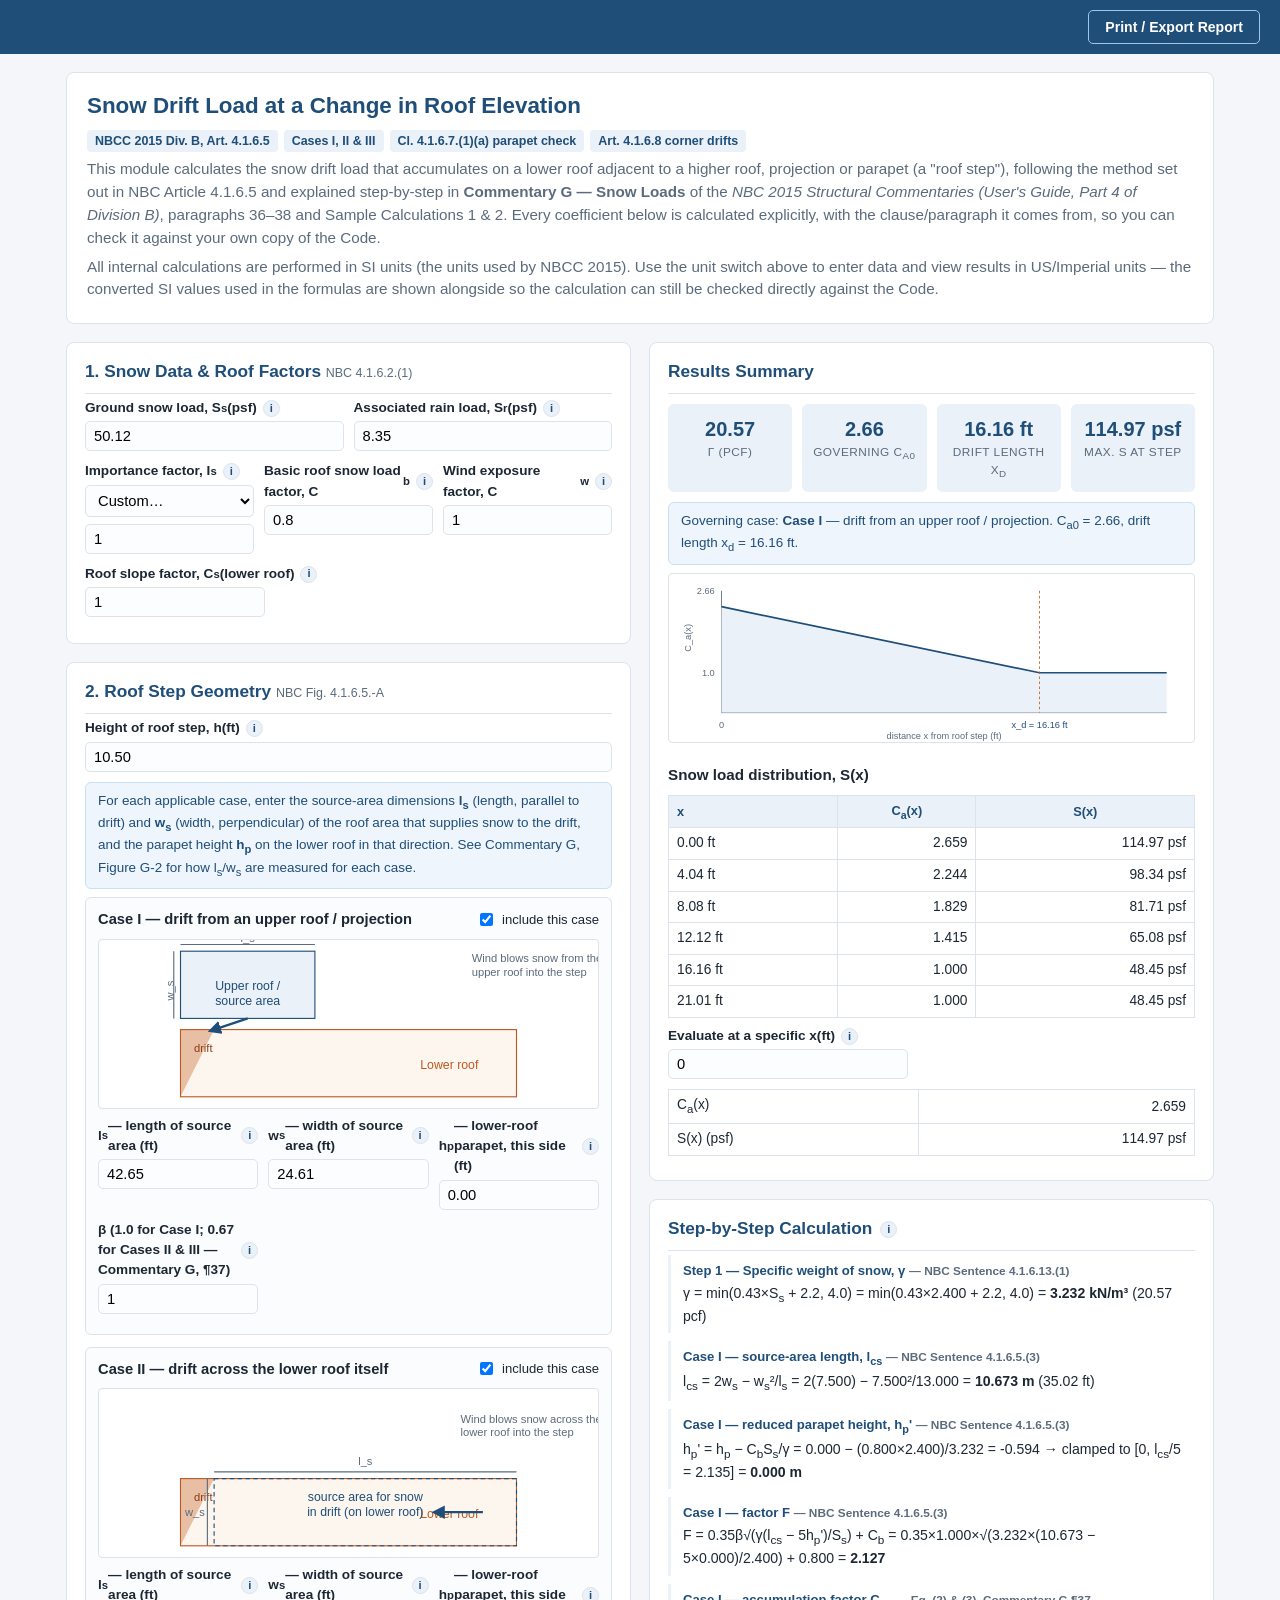
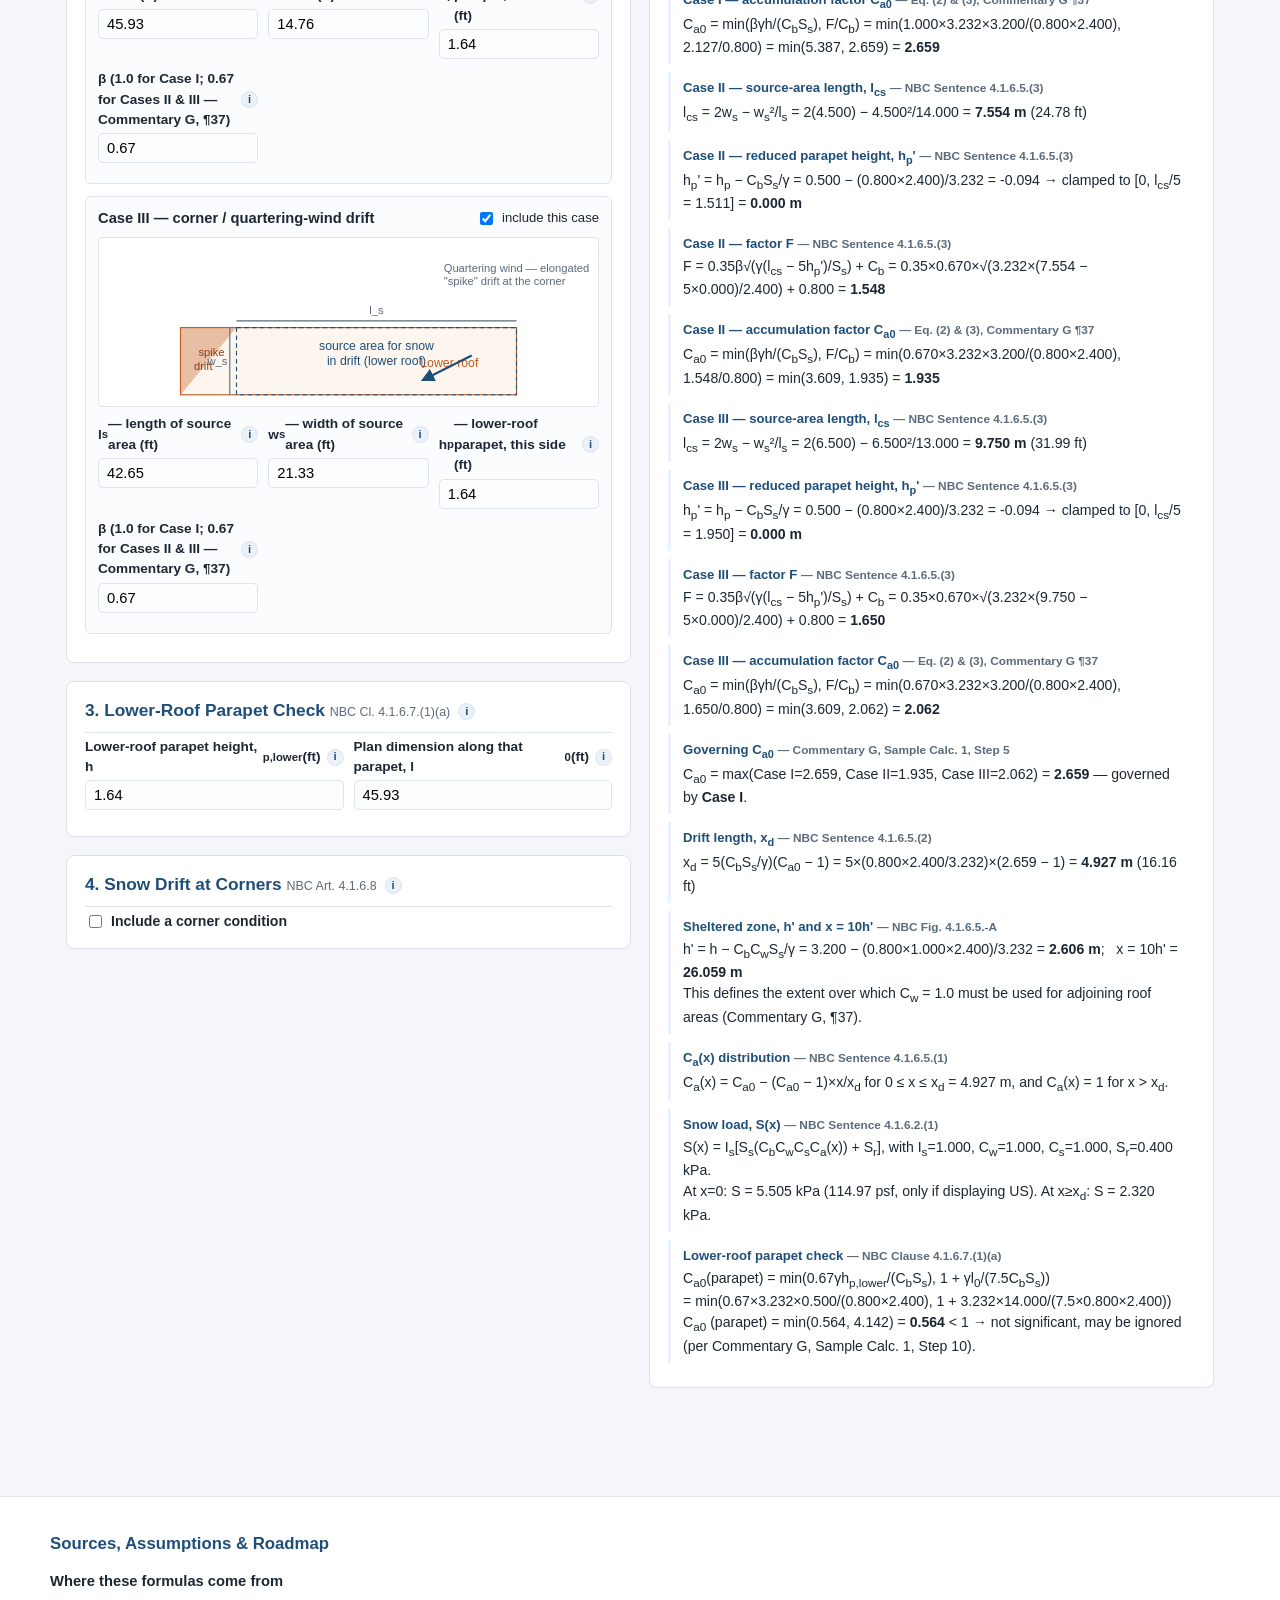
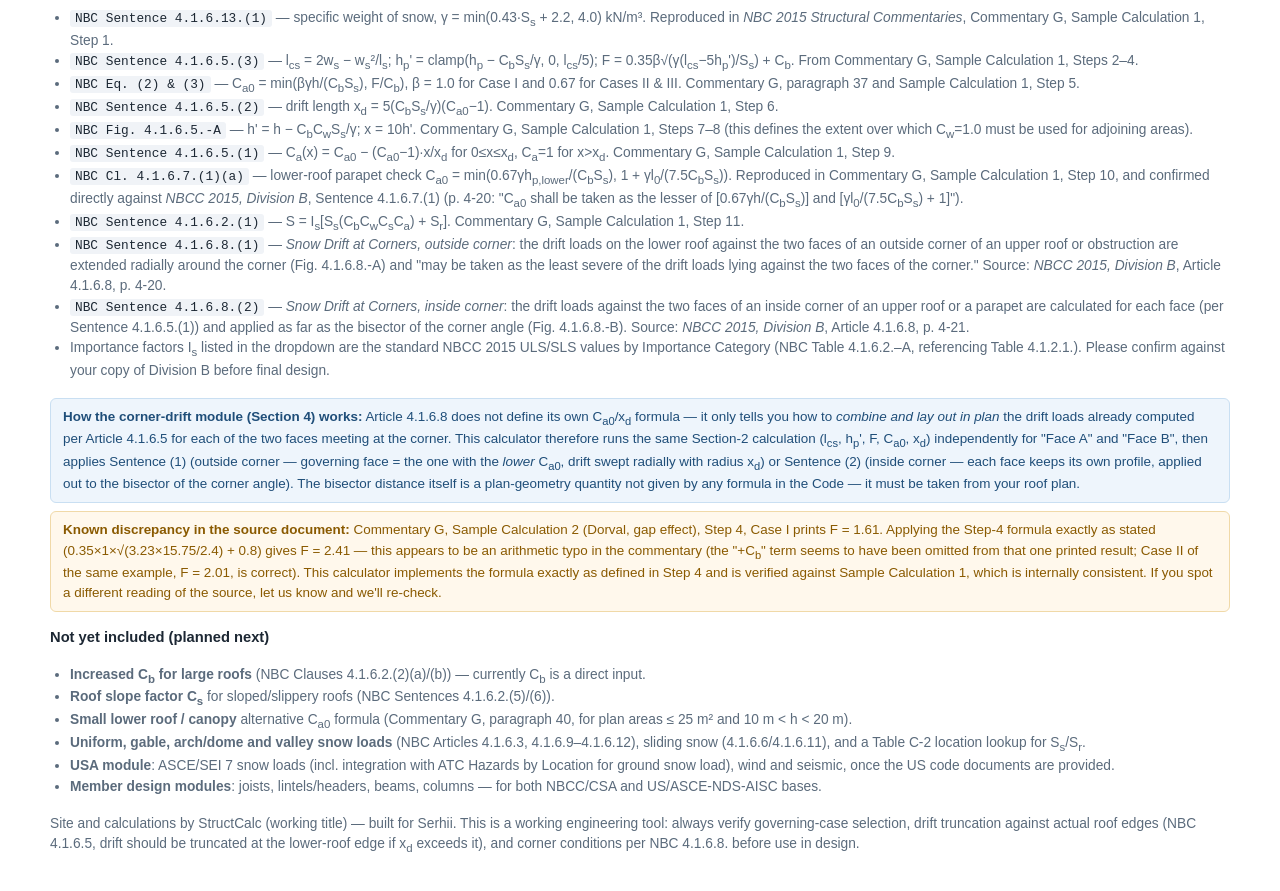
<file: NBCC 2015 Snow Drift Calculator/index.html>
<!DOCTYPE html>
<html lang="en">
<head>
<meta charset="UTF-8">
<meta name="viewport" content="width=device-width, initial-scale=1.0">
<meta name="robots" content="noindex, nofollow">
<title>StructCalc &mdash; Snow Drift Load (NBCC 2015)</title>
<style>
  :root{
    --bg:#f4f6f9;
    --panel:#ffffff;
    --ink:#1c2733;
    --muted:#5b6b7c;
    --line:#dde3ea;
    --brand:#1f4e79;
    --brand-light:#eaf1f8;
    --accent:#c0571f;
    --ok:#2e7d32;
    --warn:#9a6700;
    --mono: 'SFMono-Regular', Consolas, 'Liberation Mono', Menlo, monospace;
  }
  *{box-sizing:border-box;}
  body{
    margin:0; font-family:-apple-system,Segoe UI,Roboto,Helvetica,Arial,sans-serif;
    background:var(--bg); color:var(--ink); line-height:1.5;
  }
  header.topbar{
    background:var(--brand); color:#fff; padding:10px 20px;
    display:flex; align-items:center; justify-content:space-between; flex-wrap:wrap; gap:10px;
  }
  header.topbar .brand{font-weight:700; font-size:1.25rem; letter-spacing:.5px;}
  header.topbar .brand span{color:#9fc6ea;}
  .topbar-controls{display:flex; gap:14px; align-items:center; flex-wrap:wrap; font-size:.92rem;}
  .topbar-controls label{display:flex; align-items:center; gap:6px;}
  .topbar-controls select{
    background:#fff; color:var(--ink); border:1px solid var(--line); border-radius:4px;
    padding:4px 8px; font-size:.9rem;
  }
  .seg{display:flex; border:1px solid #9fc6ea; border-radius:6px; overflow:hidden;}
  .seg button{
    background:transparent; color:#fff; border:none; padding:5px 12px; cursor:pointer; font-size:.88rem;
  }
  .seg button.active{background:#fff; color:var(--brand); font-weight:600;}

  main{max-width:1180px; margin:0 auto; padding:18px 16px 60px;}

  .intro{background:var(--panel); border:1px solid var(--line); border-radius:8px; padding:16px 20px; margin-bottom:18px;}
  .intro h1{margin:0 0 6px; font-size:1.4rem; color:var(--brand);}
  .intro p{margin:6px 0; color:var(--muted); font-size:.95rem;}
  .badge{
    display:inline-block; background:var(--brand-light); color:var(--brand); border-radius:4px;
    padding:2px 8px; font-size:.78rem; font-weight:600; margin-right:6px;
  }

  .grid{display:grid; grid-template-columns:1fr 1fr; gap:18px;}
  @media (max-width:900px){ .grid{grid-template-columns:1fr;} }

  .panel{background:var(--panel); border:1px solid var(--line); border-radius:8px; padding:16px 18px; margin-bottom:18px;}
  .panel h2{margin:0 0 4px; font-size:1.08rem; color:var(--brand); border-bottom:1px solid var(--line); padding-bottom:8px;}
  .panel h3{margin:14px 0 8px; font-size:.95rem; color:var(--ink);}
  .panel .ref{color:var(--muted); font-size:.78rem; font-weight:400;}

  .field{display:flex; flex-direction:column; gap:3px; margin-bottom:10px;}
  .field label{font-size:.85rem; font-weight:600;}
  .field .hint{font-size:.76rem; color:var(--muted); font-weight:400;}
  .field input, .field select{
    border:1px solid var(--line); border-radius:5px; padding:6px 8px; font-size:.92rem; width:100%;
    background:#fcfdfe;
  }
  .row3{display:grid; grid-template-columns:repeat(3,1fr); gap:10px;}
  .row2{display:grid; grid-template-columns:repeat(2,1fr); gap:10px;}
  @media (max-width:560px){ .row3,.row2{grid-template-columns:1fr;} }

  .case-block{border:1px solid var(--line); border-radius:6px; padding:10px 12px; margin-bottom:12px; background:#fafcfe;}
  .case-block.disabled{opacity:.5;}
  .case-block .case-title{display:flex; align-items:center; justify-content:space-between; margin-bottom:8px;}
  .case-block .case-title strong{font-size:.92rem;}
  .case-block .case-title label{display:flex; align-items:center; gap:6px; font-size:.82rem; font-weight:400;}

  svg.diagram{width:100%; height:auto; max-height:170px; background:#fff; border:1px solid var(--line); border-radius:4px;}

  table{width:100%; border-collapse:collapse; font-size:.86rem; margin:8px 0;}
  table th, table td{border:1px solid var(--line); padding:5px 8px; text-align:right;}
  table th{background:var(--brand-light); color:var(--brand); text-align:center; font-size:.8rem;}
  table td:first-child, table th:first-child{text-align:left;}

  .steps{font-size:.88rem;}
  .steps .step{border-left:3px solid var(--brand-light); padding:6px 10px 6px 12px; margin-bottom:8px;}
  .steps .step .lbl{font-weight:700; color:var(--brand); font-size:.82rem; display:block; margin-bottom:2px;}
  .steps .step .clause{color:var(--muted); font-size:.74rem;}
  .steps .formula{font-family:var(--mono); background:#f6f8fb; border:1px solid var(--line); border-radius:4px; padding:6px 8px; margin:4px 0; font-size:.82rem; overflow-x:auto;}
  .steps .result{font-weight:700;}

  .pill{display:inline-block; padding:1px 8px; border-radius:10px; font-size:.74rem; font-weight:700;}
  .pill.gov{background:#e6f4ea; color:var(--ok);}
  .pill.note{background:#fff4e0; color:var(--warn);}

  .summary-cards{display:grid; grid-template-columns:repeat(4,1fr); gap:10px; margin:10px 0;}
  @media (max-width:760px){ .summary-cards{grid-template-columns:repeat(2,1fr);} }
  .scard{background:var(--brand-light); border-radius:6px; padding:10px; text-align:center;}
  .scard .v{font-size:1.25rem; font-weight:700; color:var(--brand);}
  .scard .k{font-size:.74rem; color:var(--muted); text-transform:uppercase; letter-spacing:.04em;}

  details{border:1px solid var(--line); border-radius:6px; padding:8px 12px; margin:10px 0; background:#fcfdfe;}
  details summary{cursor:pointer; font-weight:600; font-size:.88rem; color:var(--brand);}
  details[open] summary{margin-bottom:8px;}

  footer.sources{background:#fff; border-top:1px solid var(--line); margin-top:30px; padding:20px 16px;}
  footer.sources .inner{max-width:1180px; margin:0 auto;}
  footer.sources h2{color:var(--brand); font-size:1.05rem;}
  footer.sources h3{font-size:.92rem; margin:14px 0 6px;}
  footer.sources p, footer.sources li{font-size:.86rem; color:var(--muted);}
  footer.sources ul{padding-left:20px;}
  .src-tag{font-family:var(--mono); background:#f0f3f7; padding:1px 5px; border-radius:3px; font-size:.8rem; color:var(--ink);}

  .alert{border-radius:6px; padding:8px 12px; font-size:.84rem; margin:8px 0;}
  .alert.warn{background:#fff8ec; border:1px solid #f0d9a8; color:#8a5a00;}
  .alert.info{background:#eef5fc; border:1px solid #c9dff2; color:#1f4e79;}

  /* ---- "Learn more" info buttons & modal --------------------------------- */
  .field label{display:flex; align-items:center; gap:0;}
  .info-btn{
    display:inline-flex; align-items:center; justify-content:center;
    width:17px; height:17px; border-radius:50%; flex:0 0 auto;
    background:var(--brand-light); color:var(--brand); border:1px solid var(--line);
    font-size:.7rem; font-weight:700; font-style:normal; cursor:pointer;
    margin-left:6px; padding:0; line-height:1;
  }
  .info-btn:hover{background:var(--brand); color:#fff;}
  .panel h2 .info-btn{margin-left:8px; vertical-align:middle;}
  .case-block .case-title strong .info-btn{margin-left:4px;}
  .modal-overlay{
    position:fixed; inset:0; background:rgba(28,39,51,.5); display:none;
    align-items:center; justify-content:center; z-index:1000; padding:20px;
  }
  .modal-overlay.open{display:flex;}
  .modal-box{
    background:#fff; border-radius:8px; max-width:600px; width:100%; max-height:82vh;
    overflow:auto; padding:20px 24px; position:relative; box-shadow:0 10px 40px rgba(0,0,0,.25);
  }
  .modal-box h3{color:var(--brand); margin:0 0 10px; font-size:1.05rem; padding-right:26px;}
  .modal-box p, .modal-box li{font-size:.88rem; color:var(--ink);}
  .modal-box ul{padding-left:20px;}
  .modal-close{
    position:absolute; top:10px; right:10px; width:28px; height:28px; border-radius:50%;
    background:var(--bg); border:1px solid var(--line); font-size:1.1rem; line-height:1;
    cursor:pointer; color:var(--muted);
  }
  .modal-close:hover{color:var(--ink); background:var(--brand-light);}
  .btn{
    background:var(--brand); color:#fff; border:none; border-radius:5px; padding:8px 16px;
    font-size:.88rem; cursor:pointer; font-weight:600;
  }
  .btn:hover{background:#163a5c;}

  /* ---- Print report ------------------------------------------------------- */
  .print-only{display:none;}
  @media print{
    header.topbar, .info-btn, footer.sources, #printBtn{display:none !important;}
    .grid{display:block;}
    .panel{break-inside:avoid; border:1px solid #ccc; box-shadow:none;}
    .print-only{display:block;}
    body{background:#fff;}
    main{max-width:100%;}
  }
</style>
</head>
<body>

<header class="topbar">
  <div class="topbar-controls" style="justify-content:flex-end; width:100%;">
    <div class="seg" role="group" aria-label="Unit system" style="display:none;">
      <button id="unitSI" data-units="SI">SI (kPa, m)</button>
      <button id="unitUS" data-units="US" class="active">US / Imperial (psf, ft)</button>
    </div>
    <button type="button" id="printBtn" class="btn" style="background:transparent; border:1px solid #9fc6ea;">Print / Export Report</button>
  </div>
</header>

<main>

  <div class="print-only" style="margin-bottom:12px;">
    <h1 style="color:var(--brand); margin:0;">Snow Drift Load Report &mdash; NBCC 2015, Art. 4.1.6.5</h1>
    <p style="color:var(--muted); font-size:.85rem;" id="printDate"></p>
  </div>

  <div class="intro">
    <h1>Snow Drift Load at a Change in Roof Elevation</h1>
    <p><span class="badge">NBCC 2015 Div. B, Art. 4.1.6.5</span><span class="badge">Cases I, II &amp; III</span><span class="badge">Cl. 4.1.6.7.(1)(a) parapet check</span><span class="badge">Art. 4.1.6.8 corner drifts</span></p>
    <p>This module calculates the snow drift load that accumulates on a lower roof adjacent to a higher roof, projection or parapet (a "roof step"), following the method set out in NBC Article 4.1.6.5 and explained step-by-step in <strong>Commentary G &mdash; Snow Loads</strong> of the <em>NBC 2015 Structural Commentaries (User's Guide, Part 4 of Division B)</em>, paragraphs 36&ndash;38 and Sample Calculations 1 &amp; 2. Every coefficient below is calculated explicitly, with the clause/paragraph it comes from, so you can check it against your own copy of the Code.</p>
    <p>All internal calculations are performed in SI units (the units used by NBCC 2015). Use the unit switch above to enter data and view results in US/Imperial units &mdash; the converted SI values used in the formulas are shown alongside so the calculation can still be checked directly against the Code.</p>
  </div>

  <div class="grid">

    <!-- LEFT COLUMN: INPUTS -->
    <div>
      <div class="panel">
        <h2>1. Snow Data &amp; Roof Factors <span class="ref">NBC 4.1.6.2.(1)</span></h2>
        <div class="row2">
          <div class="field">
            <label for="Ss">Ground snow load, S<sub>s</sub> <span id="unitPress1">(psf)</span><button type="button" class="info-btn" data-info="Ss" aria-label="Learn more">i</button></label>
            <input type="number" id="Ss" step="any">
          </div>
          <div class="field">
            <label for="Sr">Associated rain load, S<sub>r</sub> <span id="unitPress2">(psf)</span><button type="button" class="info-btn" data-info="Sr" aria-label="Learn more">i</button></label>
            <input type="number" id="Sr" step="any">
          </div>
        </div>
        <div class="row3">
          <div class="field">
            <label for="Is">Importance factor, I<sub>s</sub><button type="button" class="info-btn" data-info="Is" aria-label="Learn more">i</button></label>
            <select id="Is">
              <option value="0.8">Low (0.8) &ndash; ULS</option>
              <option value="1.0" selected>Normal (1.0) &ndash; ULS</option>
              <option value="1.15">High (1.15) &ndash; ULS</option>
              <option value="1.25">Post-disaster (1.25) &ndash; ULS</option>
              <option value="0.9">SLS (all categories, 0.9)</option>
              <option value="custom">Custom&hellip;</option>
            </select>
            <input type="number" id="IsCustom" step="any" style="display:none; margin-top:4px;" placeholder="Custom Is">
          </div>
          <div class="field">
            <label for="Cb">Basic roof snow load factor, C<sub>b</sub><button type="button" class="info-btn" data-info="Cb" aria-label="Learn more">i</button></label>
            <input type="number" id="Cb" step="any" value="0.8">
          </div>
          <div class="field">
            <label for="Cw">Wind exposure factor, C<sub>w</sub><button type="button" class="info-btn" data-info="Cw" aria-label="Learn more">i</button></label>
            <input type="number" id="Cw" step="any" value="1.0">
          </div>
        </div>
        <div class="field">
          <label for="Cs">Roof slope factor, C<sub>s</sub> (lower roof)<button type="button" class="info-btn" data-info="Cs" aria-label="Learn more">i</button></label>
          <input type="number" id="Cs" step="any" value="1.0" style="max-width:180px;">
        </div>
      </div>

      <div class="panel">
        <h2>2. Roof Step Geometry <span class="ref">NBC Fig. 4.1.6.5.-A</span></h2>
        <div class="field">
          <label for="h">Height of roof step, h <span id="unitLen1">(ft)</span><button type="button" class="info-btn" data-info="h" aria-label="Learn more">i</button></label>
          <input type="number" id="h" step="any">
        </div>

        <div class="alert info">
          For each applicable case, enter the source-area dimensions <strong>l<sub>s</sub></strong> (length, parallel to drift) and <strong>w<sub>s</sub></strong> (width, perpendicular) of the roof area that supplies snow to the drift, and the parapet height <strong>h<sub>p</sub></strong> on the lower roof in that direction. See Commentary G, Figure G-2 for how l<sub>s</sub>/w<sub>s</sub> are measured for each case.
        </div>

        <div id="casesContainer"></div>
      </div>

      <div class="panel">
        <h2>3. Lower-Roof Parapet Check <span class="ref">NBC Cl. 4.1.6.7.(1)(a)</span><button type="button" class="info-btn" data-info="parapetCheck" aria-label="Learn more">i</button></h2>
        <div class="row2">
          <div class="field">
            <label for="hpLower">Lower-roof parapet height, h<sub>p,lower</sub> <span id="unitLen2">(ft)</span><button type="button" class="info-btn" data-info="hpLower" aria-label="Learn more">i</button></label>
            <input type="number" id="hpLower" step="any">
          </div>
          <div class="field">
            <label for="l0">Plan dimension along that parapet, l<sub>0</sub> <span id="unitLen3">(ft)</span><button type="button" class="info-btn" data-info="l0" aria-label="Learn more">i</button></label>
            <input type="number" id="l0" step="any">
          </div>
        </div>
      </div>

      <div class="panel">
        <h2>4. Snow Drift at Corners <span class="ref">NBC Art. 4.1.6.8</span><button type="button" class="info-btn" data-info="corners" aria-label="Learn more">i</button></h2>
        <label style="display:flex;align-items:center;gap:6px;font-size:.88rem;font-weight:600;">
          <input type="checkbox" id="cornerEnabled"> Include a corner condition
        </label>
        <div id="cornerBlock" style="display:none; margin-top:10px;">
          <div class="field" style="max-width:360px;">
            <label for="cornerType">Corner type<button type="button" class="info-btn" data-info="cornerType" aria-label="Learn more">i</button></label>
            <select id="cornerType">
              <option value="outside">Outside corner &mdash; Sentence 4.1.6.8.(1), Fig. 4.1.6.8.-A</option>
              <option value="inside">Inside corner &mdash; Sentence 4.1.6.8.(2), Fig. 4.1.6.8.-B</option>
            </select>
          </div>
          <div id="cornerDiagram"></div>
          <div id="cornerFaces"></div>
        </div>
      </div>
    </div>

    <!-- RIGHT COLUMN: RESULTS -->
    <div>
      <div class="panel">
        <h2>Results Summary</h2>
        <div class="summary-cards">
          <div class="scard"><div class="v" id="outGamma">&ndash;</div><div class="k">&gamma; (kN/m&sup3;)</div></div>
          <div class="scard"><div class="v" id="outCa0">&ndash;</div><div class="k">Governing C<sub>a0</sub></div></div>
          <div class="scard"><div class="v" id="outXd">&ndash;</div><div class="k">Drift length x<sub>d</sub></div></div>
          <div class="scard"><div class="v" id="outSmax">&ndash;</div><div class="k">Max. S at step</div></div>
        </div>
        <div id="govCaseNote" class="alert info"></div>
        <svg class="diagram" id="profileSvg" viewBox="0 0 600 200" xmlns="http://www.w3.org/2000/svg"></svg>
        <h3>Snow load distribution, S(x)</h3>
        <table id="profileTable"><thead><tr><th>x</th><th>C<sub>a</sub>(x)</th><th>S(x)</th></tr></thead><tbody></tbody></table>
        <div class="field" style="max-width:240px;">
          <label for="xQuery">Evaluate at a specific x <span id="unitLen4">(ft)</span><button type="button" class="info-btn" data-info="xQuery" aria-label="Learn more">i</button></label>
          <input type="number" id="xQuery" step="any" value="0">
        </div>
        <table><tbody>
          <tr><td>C<sub>a</sub>(x)</td><td id="outCaX">&ndash;</td></tr>
          <tr><td>S(x) <span id="unitPress3"></span></td><td id="outSX">&ndash;</td></tr>
        </tbody></table>
      </div>

      <div class="panel" id="cornerResultsPanel" style="display:none;">
        <h2>Corner Drift Result <span class="ref">NBC Art. 4.1.6.8</span></h2>
        <table>
          <thead><tr><th>Face</th><th>C<sub>a0</sub></th><th>x<sub>d</sub></th><th>S at C<sub>a0</sub></th></tr></thead>
          <tbody id="cornerTable"></tbody>
        </table>
        <div id="cornerNote" class="alert info"></div>
      </div>

      <div class="panel">
        <h2>Step-by-Step Calculation<button type="button" class="info-btn" data-info="stepsInfo" aria-label="Learn more">i</button></h2>
        <div id="stepsContainer" class="steps"></div>
      </div>
    </div>
  </div>

</main>

<footer class="sources">
  <div class="inner">
    <h2>Sources, Assumptions &amp; Roadmap</h2>

    <h3>Where these formulas come from</h3>
    <ul>
      <li><span class="src-tag">NBC Sentence 4.1.6.13.(1)</span> &mdash; specific weight of snow, &gamma; = min(0.43&middot;S<sub>s</sub> + 2.2, 4.0) kN/m&sup3;. Reproduced in <em>NBC 2015 Structural Commentaries</em>, Commentary G, Sample Calculation 1, Step 1.</li>
      <li><span class="src-tag">NBC Sentence 4.1.6.5.(3)</span> &mdash; l<sub>cs</sub> = 2w<sub>s</sub> &minus; w<sub>s</sub>&sup2;/l<sub>s</sub>; h<sub>p</sub>' = clamp(h<sub>p</sub> &minus; C<sub>b</sub>S<sub>s</sub>/&gamma;, 0, l<sub>cs</sub>/5); F = 0.35&beta;&radic;(&gamma;(l<sub>cs</sub>&minus;5h<sub>p</sub>')/S<sub>s</sub>) + C<sub>b</sub>. From Commentary G, Sample Calculation 1, Steps 2&ndash;4.</li>
      <li><span class="src-tag">NBC Eq. (2) &amp; (3)</span> &mdash; C<sub>a0</sub> = min(&beta;&gamma;h/(C<sub>b</sub>S<sub>s</sub>), F/C<sub>b</sub>), &beta; = 1.0 for Case I and 0.67 for Cases II &amp; III. Commentary G, paragraph 37 and Sample Calculation 1, Step 5.</li>
      <li><span class="src-tag">NBC Sentence 4.1.6.5.(2)</span> &mdash; drift length x<sub>d</sub> = 5(C<sub>b</sub>S<sub>s</sub>/&gamma;)(C<sub>a0</sub>&minus;1). Commentary G, Sample Calculation 1, Step 6.</li>
      <li><span class="src-tag">NBC Fig. 4.1.6.5.-A</span> &mdash; h' = h &minus; C<sub>b</sub>C<sub>w</sub>S<sub>s</sub>/&gamma;; x = 10h'. Commentary G, Sample Calculation 1, Steps 7&ndash;8 (this defines the extent over which C<sub>w</sub>=1.0 must be used for adjoining areas).</li>
      <li><span class="src-tag">NBC Sentence 4.1.6.5.(1)</span> &mdash; C<sub>a</sub>(x) = C<sub>a0</sub> &minus; (C<sub>a0</sub>&minus;1)&middot;x/x<sub>d</sub> for 0&le;x&le;x<sub>d</sub>, C<sub>a</sub>=1 for x&gt;x<sub>d</sub>. Commentary G, Sample Calculation 1, Step 9.</li>
      <li><span class="src-tag">NBC Cl. 4.1.6.7.(1)(a)</span> &mdash; lower-roof parapet check C<sub>a0</sub> = min(0.67&gamma;h<sub>p,lower</sub>/(C<sub>b</sub>S<sub>s</sub>), 1 + &gamma;l<sub>0</sub>/(7.5C<sub>b</sub>S<sub>s</sub>)). Reproduced in Commentary G, Sample Calculation 1, Step 10, and confirmed directly against <em>NBCC 2015, Division B</em>, Sentence 4.1.6.7.(1) (p. 4-20: "C<sub>a0</sub> shall be taken as the lesser of [0.67&gamma;h/(C<sub>b</sub>S<sub>s</sub>)] and [&gamma;l<sub>0</sub>/(7.5C<sub>b</sub>S<sub>s</sub>) + 1]").</li>
      <li><span class="src-tag">NBC Sentence 4.1.6.2.(1)</span> &mdash; S = I<sub>s</sub>[S<sub>s</sub>(C<sub>b</sub>C<sub>w</sub>C<sub>s</sub>C<sub>a</sub>) + S<sub>r</sub>]. Commentary G, Sample Calculation 1, Step 11.</li>
      <li><span class="src-tag">NBC Sentence 4.1.6.8.(1)</span> &mdash; <em>Snow Drift at Corners, outside corner</em>: the drift loads on the lower roof against the two faces of an outside corner of an upper roof or obstruction are extended radially around the corner (Fig. 4.1.6.8.-A) and "may be taken as the least severe of the drift loads lying against the two faces of the corner." Source: <em>NBCC 2015, Division B</em>, Article 4.1.6.8, p. 4-20.</li>
      <li><span class="src-tag">NBC Sentence 4.1.6.8.(2)</span> &mdash; <em>Snow Drift at Corners, inside corner</em>: the drift loads against the two faces of an inside corner of an upper roof or a parapet are calculated for each face (per Sentence 4.1.6.5.(1)) and applied as far as the bisector of the corner angle (Fig. 4.1.6.8.-B). Source: <em>NBCC 2015, Division B</em>, Article 4.1.6.8, p. 4-21.</li>
      <li>Importance factors I<sub>s</sub> listed in the dropdown are the standard NBCC 2015 ULS/SLS values by Importance Category (NBC Table 4.1.6.2.&ndash;A, referencing Table 4.1.2.1.). Please confirm against your copy of Division B before final design.</li>
    </ul>

    <div class="alert info">
      <strong>How the corner-drift module (Section 4) works:</strong> Article 4.1.6.8 does not define its own C<sub>a0</sub>/x<sub>d</sub> formula &mdash; it only tells you how to <em>combine and lay out in plan</em> the drift loads already computed per Article 4.1.6.5 for each of the two faces meeting at the corner. This calculator therefore runs the same Section-2 calculation (l<sub>cs</sub>, h<sub>p</sub>', F, C<sub>a0</sub>, x<sub>d</sub>) independently for "Face A" and "Face B", then applies Sentence (1) (outside corner &mdash; governing face = the one with the <em>lower</em> C<sub>a0</sub>, drift swept radially with radius x<sub>d</sub>) or Sentence (2) (inside corner &mdash; each face keeps its own profile, applied out to the bisector of the corner angle). The bisector distance itself is a plan-geometry quantity not given by any formula in the Code &mdash; it must be taken from your roof plan.
    </div>

    <div class="alert warn">
      <strong>Known discrepancy in the source document:</strong> Commentary G, Sample Calculation 2 (Dorval, gap effect), Step 4, Case I prints F = 1.61. Applying the Step-4 formula exactly as stated (0.35&times;1&times;&radic;(3.23&times;15.75/2.4) + 0.8) gives F = 2.41 &mdash; this appears to be an arithmetic typo in the commentary (the "+C<sub>b</sub>" term seems to have been omitted from that one printed result; Case II of the same example, F = 2.01, is correct). This calculator implements the formula exactly as defined in Step 4 and is verified against Sample Calculation 1, which is internally consistent. If you spot a different reading of the source, let us know and we'll re-check.
    </div>

    <h3>Not yet included (planned next)</h3>
    <ul>
      <li><strong>Increased C<sub>b</sub> for large roofs</strong> (NBC Clauses 4.1.6.2.(2)(a)/(b)) &mdash; currently C<sub>b</sub> is a direct input.</li>
      <li><strong>Roof slope factor C<sub>s</sub></strong> for sloped/slippery roofs (NBC Sentences 4.1.6.2.(5)/(6)).</li>
      <li><strong>Small lower roof / canopy</strong> alternative C<sub>a0</sub> formula (Commentary G, paragraph 40, for plan areas &le; 25 m&sup2; and 10 m &lt; h &lt; 20 m).</li>
      <li><strong>Uniform, gable, arch/dome and valley snow loads</strong> (NBC Articles 4.1.6.3, 4.1.6.9&ndash;4.1.6.12), sliding snow (4.1.6.6/4.1.6.11), and a Table C-2 location lookup for S<sub>s</sub>/S<sub>r</sub>.</li>
      <li><strong>USA module</strong>: ASCE/SEI 7 snow loads (incl. integration with ATC Hazards by Location for ground snow load), wind and seismic, once the US code documents are provided.</li>
      <li><strong>Member design modules</strong>: joists, lintels/headers, beams, columns &mdash; for both NBCC/CSA and US/ASCE-NDS-AISC bases.</li>
    </ul>

    <p>Site and calculations by StructCalc (working title) &mdash; built for Serhii. This is a working engineering tool: always verify governing-case selection, drift truncation against actual roof edges (NBC 4.1.6.5, drift should be truncated at the lower-roof edge if x<sub>d</sub> exceeds it), and corner conditions per NBC 4.1.6.8. before use in design.</p>
  </div>
</footer>

<div class="modal-overlay" id="infoModal">
  <div class="modal-box">
    <button type="button" class="modal-close" id="infoModalClose" aria-label="Close">&times;</button>
    <div id="modalContent"></div>
  </div>
</div>

<script src="engine.js"></script>
</body>
</html>
</file>
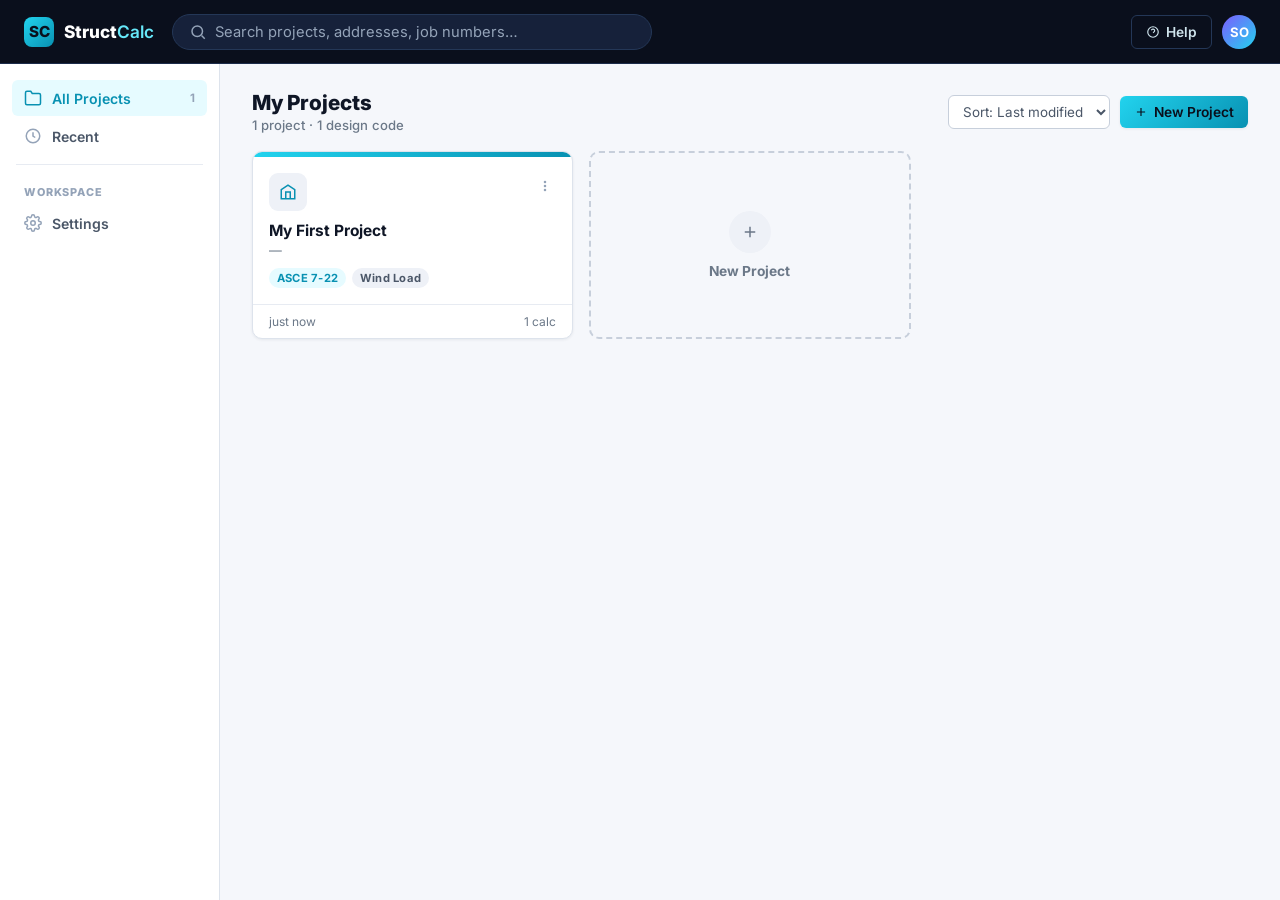
<file: StructCalc/index.html>
<!DOCTYPE html>
<html lang="en">
<head>
<meta charset="UTF-8">
  <meta http-equiv="Cache-Control" content="no-cache, no-store, must-revalidate">
  <meta http-equiv="Pragma" content="no-cache">
  <meta http-equiv="Expires" content="0">
<meta name="viewport" content="width=device-width, initial-scale=1.0">
<meta name="robots" content="noindex, nofollow">
<link rel="icon" href="favicon.ico" type="image/x-icon">
<title>StructCalc — Structural Load Workspace</title>
<link rel="stylesheet" href="theme.css?v=1">
<link rel="stylesheet" href="layout.css?v=1">
<link rel="stylesheet" href="components.css?v=9">
<link rel="stylesheet" href="wind-workspace.css?v=2">
</head>
<body>

<!-- ===================================================================
     SCREEN: DASHBOARD  (project manager / personal cabinet)
     =================================================================== -->
<div id="screen-dashboard">
  <header class="db-header">
    <div class="brand">
      <div class="brand-mark">SC</div>
      <div class="brand-name">Struct<span>Calc</span></div>
    </div>
    <div class="db-search">
      <svg class="ic" viewBox="0 0 24 24" fill="none" stroke="currentColor" stroke-width="2"><circle cx="11" cy="11" r="7"/><path d="M21 21l-4.3-4.3"/></svg>
      <input type="text" id="dbSearch" placeholder="Search projects, addresses, job numbers…">
    </div>
    <div class="db-header-right">
      <button class="btn btn-ghost-dark" id="btnHelp">
        <svg class="ic-sm" viewBox="0 0 24 24" fill="none" stroke="currentColor" stroke-width="2"><circle cx="12" cy="12" r="9"/><path d="M9.1 9a3 3 0 0 1 5.8 1c0 2-3 3-3 3M12 17h.01"/></svg>
        Help
      </button>
      <div class="avatar" id="dbAvatar">?</div>
    </div>
  </header>

  <div class="db-body">
    <nav class="db-rail" id="dbRail">
      <div class="rail-item active" data-filter="all">
        <svg class="ic" viewBox="0 0 24 24" fill="none" stroke="currentColor" stroke-width="2"><path d="M22 19a2 2 0 0 1-2 2H4a2 2 0 0 1-2-2V5a2 2 0 0 1 2-2h5l2 3h9a2 2 0 0 1 2 2z"/></svg>
        All Projects <span class="rail-count" id="railCountAll">0</span>
      </div>
      <div class="rail-item" data-filter="recent">
        <svg class="ic" viewBox="0 0 24 24" fill="none" stroke="currentColor" stroke-width="2"><circle cx="12" cy="12" r="9"/><path d="M12 7v5l3 2"/></svg>
        Recent
      </div>
      <div class="rail-sep"></div>
      <div class="rail-section-label">Workspace</div>
      <div class="rail-item" data-filter="settings">
        <svg class="ic" viewBox="0 0 24 24" fill="none" stroke="currentColor" stroke-width="2"><circle cx="12" cy="12" r="3"/><path d="M19.4 15a1.65 1.65 0 0 0 .33 1.82l.06.06a2 2 0 1 1-2.83 2.83l-.06-.06A1.65 1.65 0 0 0 15 19.4a1.65 1.65 0 0 0-1 1.51V21a2 2 0 0 1-4 0v-.09A1.65 1.65 0 0 0 9 19.4a1.65 1.65 0 0 0-1.82.33l-.06.06a2 2 0 1 1-2.83-2.83l.06-.06A1.65 1.65 0 0 0 4.6 15a1.65 1.65 0 0 0-1.51-1H3a2 2 0 0 1 0-4h.09A1.65 1.65 0 0 0 4.6 9a1.65 1.65 0 0 0-.33-1.82l-.06-.06a2 2 0 1 1 2.83-2.83l.06.06A1.65 1.65 0 0 0 9 4.6a1.65 1.65 0 0 0 1-1.51V3a2 2 0 0 1 4 0v.09A1.65 1.65 0 0 0 15 4.6a1.65 1.65 0 0 0 1.82-.33l.06-.06a2 2 0 1 1 2.83 2.83l-.06.06A1.65 1.65 0 0 0 19.4 9a1.65 1.65 0 0 0 1.51 1H21a2 2 0 0 1 0 4h-.09a1.65 1.65 0 0 0-1.51 1z"/></svg>
        Settings
      </div>
    </nav>

    <main class="db-main">
      <div class="db-toolbar">
        <div class="db-title">My Projects <small id="dbSubtitle"></small></div>
        <div class="db-toolbar-right">
          <select class="sort-select" id="dbSort">
            <option value="modified">Sort: Last modified</option>
            <option value="name">Sort: Name (A–Z)</option>
            <option value="created">Sort: Date created</option>
          </select>
          <button class="btn btn-primary" id="btnNewProject">
            <svg class="ic-sm" viewBox="0 0 24 24" fill="none" stroke="currentColor" stroke-width="2"><path d="M12 5v14M5 12h14"/></svg>
            New Project
          </button>
        </div>
      </div>
      <div class="proj-grid" id="projGrid"></div>
    </main>
  </div>
</div>

<!-- ===================================================================
     SCREEN: WORKSPACE  (calculator)
     =================================================================== -->
<div id="screen-workspace" class="hidden">

  <header class="ws-header">
    <button class="ws-back" id="wsBack">
      <svg class="ic-sm" viewBox="0 0 24 24" fill="none" stroke="currentColor" stroke-width="2"><path d="M15 18l-6-6 6-6"/></svg>
      My Projects
    </button>
    <div class="ws-crumb">
      <b id="wsCrumbProject">—</b>
      <span class="sep">/</span>
      <span id="wsCrumbCalc">—</span>
    </div>
    <div class="save-pill" id="wsSavePill">
      <svg class="ic-sm" viewBox="0 0 24 24" fill="none" stroke="currentColor" stroke-width="2"><path d="M20 6L9 17l-5-5"/></svg>
      Saved
    </div>
    <div class="ws-header-actions">
      <button class="btn btn-ghost-dark" id="btnAddCalc">
        <svg class="ic-sm" viewBox="0 0 24 24" fill="none" stroke="currentColor" stroke-width="2"><path d="M12 5v14M5 12h14"/></svg>
        Add Calculation
      </button>
      <button class="btn btn-ghost-dark" id="btnExport">
        <svg class="ic-sm" viewBox="0 0 24 24" fill="none" stroke="currentColor" stroke-width="2"><path d="M12 15V3m0 12l-4-4m4 4l4-4M4 21h16"/></svg>
        Export
      </button>
      <input type="file" id="importFile" accept="application/json" class="hidden">
      <div class="avatar" id="wsAvatar">?</div>
    </div>
  </header>

  <div class="ws-body">

    <!-- Sidebar: project tree -->
    <nav class="ws-sidebar" id="wsSidebar">
      <div class="sidebar-resize-handle" id="sidebarResizeHandle"></div>
      <div class="tree-toolbar">
        <div class="tree-search">
          <svg class="ic-sm" viewBox="0 0 24 24" fill="none" stroke="currentColor" stroke-width="2"><circle cx="11" cy="11" r="7"/><path d="M21 21l-4.3-4.3"/></svg>
          <input type="text" id="treeSearch" placeholder="Filter…">
        </div>
        <button class="tree-add-btn" id="treeAddBtn" title="Add calculation">
          <svg class="ic-sm" viewBox="0 0 24 24" fill="none" stroke="currentColor" stroke-width="2"><path d="M12 5v14M5 12h14"/></svg>
        </button>
      </div>
      <div class="tree-list" id="treeList"></div>
    </nav>

    <!-- Main content area (Snow, Seismic and other modules) -->
    <div class="ws-content" id="wsContent">
      <div id="module-host" class="hidden"></div>
      <div id="module-placeholder" class="hidden"></div>
      <div id="project-settings-view" class="hidden"></div>
      <div id="module-loading" class="module-loading hidden">
        <div class="spinner"></div>
        <span>Loading…</span>
      </div>
    </div>

    <!-- ================================================================
         WIND WORKSPACE — 3-column layout
         LOCKED STRUCTURE: col-input(320px) | col-diagram(1fr) | col-results(380px)
         ================================================================ -->
    <div class="ws-main hidden" id="wsWindWorkspace">

      <div class="tab-strip">
        <!-- 4 input section tabs — card style with icons -->
        <div class="input-tabs">
          <button class="itab active" data-tab="site">
            <svg class="itab-ic" viewBox="0 0 24 24" fill="none" stroke="currentColor" stroke-width="2"><circle cx="12" cy="10" r="3"/><path d="M12 2a8 8 0 0 1 8 8c0 5.5-8 14-8 14S4 15.5 4 10a8 8 0 0 1 8-8z"/></svg>
            <span>Site</span>
          </button>
          <button class="itab" data-tab="geometry">
            <svg class="itab-ic" viewBox="0 0 24 24" fill="none" stroke="currentColor" stroke-width="2"><rect x="3" y="8" width="18" height="13" rx="1"/><path d="M3 12h18M7 8V5l5-3 5 3v3"/></svg>
            <span>Geometry</span>
          </button>
          <button class="itab" data-tab="results">
            <svg class="itab-ic" viewBox="0 0 24 24" fill="none" stroke="currentColor" stroke-width="2"><line x1="18" y1="20" x2="18" y2="10"/><line x1="12" y1="20" x2="12" y2="4"/><line x1="6" y1="20" x2="6" y2="14"/></svg>
            <span>Results</span>
          </button>
          <button class="itab" data-tab="report">
            <svg class="itab-ic" viewBox="0 0 24 24" fill="none" stroke="currentColor" stroke-width="2"><path d="M14 2H6a2 2 0 0 0-2 2v16a2 2 0 0 0 2 2h12a2 2 0 0 0 2-2V8z"/><path d="M14 2v6h6M16 13H8M16 17H8M10 9H8"/></svg>
            <span>Report</span>
          </button>
        </div>
        <div class="tab-strip-actions"></div>
      </div>

      <div class="workspace-cols">

        <!-- ============================================================
             LEFT: INPUT PANEL — fixed 320px
             ============================================================ -->
        <div class="col-input" id="windColInput">

          <div class="proj-banner" id="windProjBanner">
            <svg class="ic" viewBox="0 0 24 24" fill="none" stroke="currentColor" stroke-width="2"><path d="M3 21V9l9-6 9 6v12H3z"/></svg>
            <div id="windBannerText">ASCE 7-22 · Wind Load</div>
          </div>

          <!-- ── TAB 1: SITE DATA ── -->
          <div class="tab-content" id="tab-site">

            <div class="panel-section">
              <div class="panel-section-head">
                <h4>Project Location</h4>
                <span class="panel-section-note">§26.5</span>
              </div>
              <div class="address-row">
                <input type="text" id="wind-address" placeholder="Search address…" autocomplete="off">
                <button class="icon-btn" id="windGeoBtn" title="Use my location">
                  <svg class="ic-sm" viewBox="0 0 24 24" fill="none" stroke="currentColor" stroke-width="2"><circle cx="12" cy="10" r="3"/><path d="M12 2a8 8 0 0 1 8 8c0 5.5-8 14-8 14S4 15.5 4 10a8 8 0 0 1 8-8z"/></svg>
                </button>
                <div id="wind-addr-suggestions" class="addr-suggestions hidden"></div>
              </div>
              <div id="wind-addr-result" class="addr-result"></div>
              <input type="hidden" id="wind-lat">
              <input type="hidden" id="wind-lng">
            </div>

            <div class="panel-section">
              <div class="panel-section-head">
                <h4>Risk Category <button type="button" class="info-btn" data-info="riskCategory" aria-label="Learn more">i</button></h4>
                <span class="panel-section-note">Table 1.5-1</span>
              </div>
              <div class="field">
                <select id="wind-riskCategory">
                  <option value="I">I — Low hazard</option>
                  <option value="II" selected>II — Standard occupancy (default)</option>
                  <option value="III">III — Substantial hazard to human life</option>
                  <option value="IV">IV — Essential facilities</option>
                </select>
              </div>
            </div>

            <div class="panel-section">
              <div class="panel-section-head">
                <h4>Wind Parameters</h4>
                <span class="panel-section-note">§26.5.1</span>
              </div>
              <div class="field">
                <label>Basic Wind Speed, V <span class="unit">(mph)</span> <button type="button" class="info-btn" data-info="windSpeed" aria-label="Learn more">i</button></label>
                <input class="num" id="wind-V" placeholder="—" min="85" max="200">
                <div class="field-hint">&#8594; <a href="https://ascehazardtool.org/" target="_blank" class="hint-link">ASCE Hazard Tool</a> to look up V by location &amp; RC</div>
              </div>
              <div class="field">
                <label>Exposure Category <button type="button" class="info-btn" data-info="exposure" aria-label="Learn more">i</button></label>
                <select id="wind-exposure">
                  <option value="B">B — Suburban / wooded</option>
                  <option value="C" selected>C — Open terrain</option>
                  <option value="D">D — Flat open coast</option>
                </select>
              </div>
            </div>

            <div class="panel-section">
              <div class="panel-section-head">
                <h4>Ground Elevation Factor, K<sub>e</sub> <button type="button" class="info-btn" data-info="ke" aria-label="Learn more">i</button></h4>
                <span class="panel-section-note">§26.9</span>
              </div>
              <div class="field-row">
                <div class="field">
                  <label>Elevation <span class="unit">(ft asl)</span></label>
                  <input class="num" id="wind-groundElev" value="0" min="0">
                </div>
                <div class="field">
                  <label>K<sub>e</sub> (auto)</label>
                  <input class="num" id="wind-ke-display" value="1.000" readonly tabindex="-1">
                </div>
              </div>
              <div class="field-hint">K<sub>e</sub> = e<sup>&#8722;0.0000362·z</sup> per Table 26.9-1</div>
            </div>

            <div class="panel-section">
              <div class="panel-section-head">
                <h4>Topographic Factor, K<sub>zt</sub> <button type="button" class="info-btn" data-info="kzt" aria-label="Learn more">i</button></h4>
                <span class="panel-section-note">§26.8 / Fig. 26.8-1</span>
              </div>
              <label class="toggle-label">
                <input type="checkbox" id="wind-kztCalcMode"> Calculate from hill geometry
              </label>
              <div id="kztManualBlock" style="margin-top:8px;">
                <div class="field">
                  <label>K<sub>zt</sub></label>
                  <input class="num" id="wind-kzt" value="1.00" min="1.00" max="3.5">
                </div>
              </div>
              <div id="kztCalcBlock" class="kzt-sub-block hidden">
                <div class="field">
                  <label>Hill / ridge shape</label>
                  <select id="wind-kztShape">
                    <option value="2dRidge">2D Ridge or Escarpment</option>
                    <option value="3dHill">3D Axisymmetric Hill</option>
                  </select>
                </div>
                <div class="field-row">
                  <div class="field">
                    <label>H <span class="unit">(ft)</span></label>
                    <input class="num" id="wind-kztH" value="50" min="0">
                  </div>
                  <div class="field">
                    <label>L<sub>h</sub> <span class="unit">(ft)</span></label>
                    <input class="num" id="wind-kztLh" value="200" min="1">
                  </div>
                </div>
                <div class="field-row">
                  <div class="field">
                    <label>x — dist from crest <span class="unit">(ft)</span></label>
                    <input class="num" id="wind-kztX" value="0" min="0">
                  </div>
                  <div class="field">
                    <label>z — bldg height <span class="unit">(ft)</span></label>
                    <input class="num" id="wind-kztZ" value="20" min="0">
                  </div>
                </div>
                <div class="kzt-result" id="kztCalcResult">K<sub>zt</sub> = <span id="kztCalcVal">—</span></div>
              </div>
            </div>

            <!-- Tornado Hazard Assessment — hidden until RC III or IV selected -->
            <div class="tornado-alert hidden" id="tornadoAlert">
              <div class="tornado-alert-head">
                <svg class="ic-sm" viewBox="0 0 24 24" fill="none" stroke="currentColor" stroke-width="2"><path d="M10.29 3.86L1.82 18a2 2 0 0 0 1.71 3h16.94a2 2 0 0 0 1.71-3L13.71 3.86a2 2 0 0 0-3.42 0z"/><line x1="12" y1="9" x2="12" y2="13"/><line x1="12" y1="17" x2="12.01" y2="17"/></svg>
                Tornado Hazard Assessment
                <span class="panel-section-note">Ch. 32 / §32.1.1</span>
              </div>
              <label class="toggle-label" style="margin:10px 0 0;">
                <input type="checkbox" id="wind-tornadoProne">
                In Tornado-Prone Region? (Fig. 32.1-1)
              </label>
              <div class="tornado-vt-block hidden" id="tornadoVtBlock">
                <div class="field" style="margin-top:10px;">
                  <label>V<sub>T</sub> — tornado wind speed <span class="unit">(mph)</span> <button type="button" class="info-btn" data-info="tornado" aria-label="Learn more">i</button></label>
                  <input class="num" id="wind-Vt" value="0" min="0" max="250">
                  <div class="field-hint">&#8594; <a href="https://ascehazardtool.org/" target="_blank" class="hint-link">ASCE Hazard Tool</a> &#8594; Ch. 32 tornado map</div>
                </div>
                <div class="tornado-status" id="tornadoStatus"></div>
              </div>
            </div>

          </div><!-- /tab-site -->

          <!-- ── TAB 2: GEOMETRY & PROCEDURE ── -->
          <div class="tab-content hidden" id="tab-geometry">

            <div class="panel-section">
              <div class="panel-section-head">
                <h4>Structure Type</h4>
              </div>
              <div class="struct-type-btns">
                <button class="struct-btn active" data-struct="building">
                  <svg class="ic" viewBox="0 0 24 24" fill="none" stroke="currentColor" stroke-width="2"><rect x="3" y="8" width="18" height="13" rx="1"/><path d="M3 12h18M7 8V5l5-3 5 3v3"/></svg>
                  Building
                </button>
                <button class="struct-btn" data-struct="other">
                  <svg class="ic" viewBox="0 0 24 24" fill="none" stroke="currentColor" stroke-width="2"><circle cx="12" cy="12" r="9"/><path d="M8 12h8M12 8v8"/></svg>
                  Other Structure
                </button>
              </div>
              <input type="hidden" id="wind-structureCategory" value="building">
            </div>

            <!-- Building branch -->
            <div id="geomBuildingBlock">

              <div class="panel-section">
                <div class="panel-section-head">
                  <h4>Calculation Procedure <button type="button" class="info-btn" data-info="calcProc" aria-label="Learn more">i</button></h4>
                  <span class="panel-section-note">Ch. 27–30</span>
                </div>
                <div class="proc-toggle" id="windProcToggle">
                  <button class="active" data-proc="envelope">MWFRS Env.</button>
                  <button data-proc="directional">MWFRS Dir.</button>
                  <button data-proc="cc">C&amp;C</button>
                </div>
                <div class="proc-lock-notice hidden" id="procLockNotice">
                  &#9432; h &gt; 60 ft — Directional Procedure only (Ch. 27 §27.1)
                </div>
              </div>

              <div class="panel-section" id="enclosureSection">
                <div class="panel-section-head">
                  <h4>Enclosure Classification</h4>
                  <span class="panel-section-note">§26.12 / Table 26.13-1</span>
                </div>

                <div class="field">
                  <select id="wind-enclosure">
                    <option value="enclosed">Enclosed — GC&#x3C0;&#x1D62; = ±0.18</option>
                    <option value="partiallyEnclosed">Partially Enclosed — GC&#x3C0;&#x1D62; = ±0.55</option>
                    <option value="partiallyOpen">Partially Open — GC&#x3C0;&#x1D62; = 0.00</option>
                    <option value="open">Open Building (free roof)</option>
                  </select>
                </div>

                <label class="toggle-label" style="margin-top:14px;">
                  <input type="checkbox" id="wind-calcOpenings"> Calculate from opening areas <button type="button" class="info-btn" data-info="openings" aria-label="Learn more">i</button>
                </label>

                <div class="openings-table hidden" id="openingsTable">
                  <div class="field-hint" style="margin:8px 0;">§26.12.1 — all three conditions checked automatically</div>
                  <div class="field-row">
                    <div class="field">
                      <label>A<sub>o</sub> <span class="unit">(ft&#xB2;)</span></label>
                      <div class="field-sublabel">Windward openings</div>
                      <input class="num" id="wind-Ao" value="0" min="0">
                    </div>
                    <div class="field">
                      <label>A<sub>oi</sub> <span class="unit">(ft&#xB2;)</span></label>
                      <div class="field-sublabel">All other openings</div>
                      <input class="num" id="wind-Aoi" value="0" min="0">
                    </div>
                  </div>
                  <div class="field-row">
                    <div class="field">
                      <label>A<sub>g</sub> <span class="unit">(ft&#xB2;)</span></label>
                      <div class="field-sublabel">Windward wall gross area</div>
                      <input class="num" id="wind-Ag" value="0" min="0">
                    </div>
                    <div class="field">
                      <label>A<sub>gi</sub> <span class="unit">(ft&#xB2;)</span></label>
                      <div class="field-sublabel">Other wall gross areas</div>
                      <input class="num" id="wind-Agi" value="0" min="0">
                    </div>
                  </div>
                  <div class="enclosure-calc-result" id="enclosureCalcResult"></div>
                </div>
              </div>

              <div class="panel-section">
                <div class="panel-section-head">
                  <h4>Building Geometry</h4>
                  <span class="panel-section-note">§26.2</span>
                </div>

                <div class="field">
                  <label>Roof Profile <button type="button" class="info-btn" data-info="roofProfile" aria-label="Learn more">i</button></label>
                  <select id="wind-roofShape">
                    <option value="gable">Gable</option>
                    <option value="hip">Hip</option>
                    <option value="monoslope">Monoslope</option>
                    <optgroup label="Special — C&amp;C (Ch. 30)">
                      <option value="stepped">Stepped multi-level flat (Fig. 30.3-3)</option>
                      <option value="multispan">Multispan gable, 2+ spans (Fig. 30.3-4)</option>
                      <option value="sawtooth">Sawtooth, 2+ spans (Fig. 30.3-6)</option>
                      <option value="dome">Domed (Fig. 30.3-7)</option>
                    </optgroup>
                    <optgroup label="Open Building — C&amp;C (Ch. 27/28)" id="openBldgRoofGroup" style="display:none">
                      <option value="monoslope-free">Monoslope Free Roof (Fig. 27.3-4/28.3-3)</option>
                      <option value="pitched-free">Pitched Free Roof (Fig. 27.3-5/28.3-4)</option>
                      <option value="troughed-free">Troughed Free Roof (Fig. 27.3-6/28.3-5)</option>
                    </optgroup>
                  </select>
                </div>

                <!-- Extra fields shown only for special roof profiles -->
                <div id="ws-extra-stepped" class="hidden">
                  <div class="field-row">
                    <div class="field">
                      <label>W<sub>1</sub> &ndash; lower width <span class="unit">(ft)</span>
                        <button type="button" class="info-btn" data-info="stepped" aria-label="Learn more">i</button></label>
                      <input class="num" id="wind-steppedW1" value="20" min="0" step="any">
                    </div>
                    <div class="field">
                      <label>h<sub>s2</sub> &ndash; W2 height from ground <span class="unit">(ft)</span>
                        <button type="button" class="info-btn" data-info="steppedHs" aria-label="Learn more">i</button></label>
                      <input class="num" id="wind-steppedHz1" value="12" min="0" step="any">
                    </div>
                  </div>
                  <div class="field-row">
                    <div class="field">
                      <label>W<sub>2</sub> &ndash; mid width <span class="unit">(ft)</span>
                        <button type="button" class="info-btn" data-info="stepped" aria-label="Learn more">i</button></label>
                      <input class="num" id="wind-steppedW2" value="20" min="0" step="any">
                    </div>
                    <div class="field">
                      <label>W<sub>3</sub> &ndash; upper width <span class="unit">(ft)</span>
                        <button type="button" class="info-btn" data-info="stepped3" aria-label="Learn more">i</button></label>
                      <input class="num" id="wind-steppedW3" value="0" min="0" step="any">
                      <div class="field-hint">0 = 2-level building</div>
                    </div>
                  </div>
                  <div class="field-row" id="ws-stepped-hz2-row" style="display:none">
                    <div class="field">
                      <label>h<sub>3</sub> &ndash; third section height <span class="unit">(ft)</span>
                        <button type="button" class="info-btn" data-info="stepped3" aria-label="Learn more">i</button></label>
                      <input class="num" id="wind-steppedHz2" value="0" min="0" step="any">
                    </div>
                  </div>
                </div>
                <div id="ws-extra-multispan" class="hidden">
                  <div class="field">
                    <label>Module width, W&#8242; <span class="unit">(ft)</span></label>
                    <input class="num" id="wind-msModuleW" value="30" min="0" step="any">
                  </div>
                </div>
                <div id="ws-extra-sawtooth" class="hidden">
                  <div class="field">
                    <label>Module width, W <span class="unit">(ft)</span></label>
                    <input class="num" id="wind-swModuleW" value="30" min="0" step="any">
                  </div>
                </div>
                <div id="ws-extra-dome" class="hidden">
                  <div class="field-row">
                    <div class="field">
                      <label>Diameter, D <span class="unit">(ft)</span></label>
                      <input class="num" id="wind-domeD" value="60" min="0" step="any">
                    </div>
                    <div class="field">
                      <label>Rise, f <span class="unit">(ft)</span></label>
                      <input class="num" id="wind-domeF" value="15" min="0" step="any">
                    </div>
                  </div>
                  <div class="field">
                    <label>Base height, h<sub>D</sub> <span class="unit">(ft)</span></label>
                    <input class="num" id="wind-domeHD" value="0" min="0" step="any">
                  </div>
                </div>

                <div class="field-row">
                  <div class="field">
                    <label>Width, B <span class="unit">(ft)</span> <button type="button" class="info-btn" data-info="buildingDims" aria-label="Learn more">i</button></label>
                    <input class="num" id="wind-B" value="40" min="1" data-dim="B">
                  </div>
                  <div class="field">
                    <label>Length, L <span class="unit">(ft)</span> <button type="button" class="info-btn" data-info="buildingDims" aria-label="Learn more">i</button></label>
                    <input class="num" id="wind-L" value="60" min="1" data-dim="L">
                  </div>
                </div>

                <div class="field-row">
                  <div class="field">
                    <label>Eave height, h<sub>e</sub> <span class="unit">(ft)</span> <button type="button" class="info-btn" data-info="eaveHeight" aria-label="Learn more">i</button></label>
                    <input class="num" id="wind-h" value="12" min="1" max="500" data-dim="h">
                  </div>
                  <div class="field">
                    <div class="pitch-label-row">
                      <label id="wind-theta-label">Roof pitch, &#952; <span class="unit">(&#176;)</span> <button type="button" class="info-btn" data-info="roofPitch" aria-label="Learn more">i</button></label>
                      <div class="view-toggle pitch-unit-toggle" id="pitchUnitToggle">
                        <button class="active" data-unit="deg">°</button>
                        <button data-unit="slope">X:12</button>
                      </div>
                    </div>
                    <input class="num" id="wind-theta" value="18" min="0" max="89.9" step="0.1" data-dim="theta">
                    <div class="pitch-convert" id="pitchConvert">= 3.9:12 slope</div>
                    <div id="windThetaWarn" style="display:none;font-size:.75rem;color:var(--amber-500,#d97706);margin-top:4px;line-height:1.4;">
                      &#9888; &theta; &gt; 45&deg; &mdash; Figs. 30.5-1/2/3 and 27.3-4/5/6 cover only &theta; &le; 45&deg;.
                      Values for &theta;&nbsp;=&nbsp;45&deg; are applied (conservative engineering judgment).
                      For final design verify via wind tunnel testing per Sec.&nbsp;31.1.
                    </div>
                  </div>
                </div>

                <div class="field">
                  <label>Mean roof height, h <span class="unit">(ft)</span>
                    <span class="field-badge">auto · §26.2</span>
                  </label>
                  <input class="num" id="hMeanDisplay" value="—" readonly tabindex="-1">
                  <div id="hMeanNote" class="field-hint" style="display:none"></div>
                </div>
              </div>

              <div class="panel-section">
                <div class="panel-section-head">
                  <h4>Gust Factor, G</h4>
                  <span class="panel-section-note">§26.11</span>
                </div>
                <div class="field">
                  <select id="wind-gMode">
                    <option value="rigid" selected>Rigid — G = 0.85 (f₁ ≥ 1 Hz, §26.11.1)</option>
                    <option value="flexible">Flexible — dynamic calc required (f₁ &lt; 1 Hz)</option>
                  </select>
                </div>
                <div class="field-hint">For most low-rise buildings: Rigid (G = 0.85)</div>
              </div>

              <div class="panel-section">
                <div class="panel-section-head">
                  <h4>Roof Appurtenances</h4>
                </div>
                <label class="toggle-label">
                  <input type="checkbox" id="wind-hasParapet"> Parapet <button type="button" class="info-btn" data-info="parapet" aria-label="Learn more">i</button>
                </label>
                <div class="appurt-sub hidden" id="parapetSub">
                  <div class="field" style="margin-top:8px;">
                    <label>Parapet height, h<sub>p</sub> <span class="unit">(ft)</span></label>
                    <input class="num" id="wind-hp" value="3" min="0">
                  </div>
                </div>
                <label class="toggle-label" style="margin-top:8px;">
                  <input type="checkbox" id="wind-hasOverhang"> Roof Overhang <button type="button" class="info-btn" data-info="overhang" aria-label="Learn more">i</button>
                </label>
                <div class="appurt-sub hidden" id="overhangSub">
                  <div class="field" style="margin-top:8px;">
                    <label>Overhang width, w<sub>o</sub> <span class="unit">(ft)</span></label>
                    <input class="num" id="wind-wo" value="2" min="0">
                  </div>
                  <div class="field-hint">Uplift added per §30.7</div>
                </div>
              </div>

              <div class="panel-section hidden" id="ccAreaSection">
                <div class="panel-section-head">
                  <h4>Components &amp; Cladding — Effective Area <button type="button" class="info-btn" data-info="effectiveArea" aria-label="Learn more">i</button></h4>
                  <span class="panel-section-note">§26.2</span>
                </div>
                <div class="field-row">
                  <div class="field">
                    <label>Wall Cladding, A<sub>w</sub> <span class="unit">(ft&#xB2;)</span></label>
                    <input class="num" id="wind-areaWall" value="20" min="1">
                  </div>
                  <div class="field">
                    <label>Roof Cladding, A<sub>r</sub> <span class="unit">(ft&#xB2;)</span></label>
                    <input class="num" id="wind-areaRoof" value="50" min="1">
                  </div>
                </div>
                <div class="field-hint">Per §26.2: trib. area &#8805; span &#215; span/3. Smaller area → higher peak GC<sub>p</sub></div>
              </div>

            </div><!-- /geomBuildingBlock -->

            <!-- Other Structure branch (Ch. 29) -->
            <div id="geomOtherBlock" class="hidden">
              <div class="panel-section">
                <div class="panel-section-head">
                  <h4>Structure Type</h4>
                  <span class="panel-section-note">Ch. 29</span>
                </div>
                <div class="field">
                  <label>Type</label>
                  <select id="wind-otherType">
                    <option value="solidSign">Solid Sign / Freestanding Wall (§29.3)</option>
                    <option value="rooftopEquip">Rooftop Structure / Equipment (§30.8)</option>
                    <option value="groundSolar">Ground-Mounted Solar (§29.4.5)</option>
                    <option value="circularTank">Circular Bin / Silo / Tank (§30.10)</option>
                  </select>
                </div>
              </div>

              <!-- solidSign params -->
              <div class="panel-section other-params" id="otherParams-solidSign">
                <div class="panel-section-head"><h4>Sign / Wall Geometry</h4><span class="panel-section-note">§29.3</span></div>
                <div class="field-row">
                  <div class="field">
                    <label>Width, B <span class="unit">(ft)</span></label>
                    <input class="num" id="ws-ch29B" value="40" min="1">
                  </div>
                  <div class="field">
                    <label>Height, h <span class="unit">(ft)</span></label>
                    <input class="num" id="ws-ch29H" value="20" min="1">
                  </div>
                </div>
                <div class="field-row">
                  <div class="field">
                    <label>Clearance, s <span class="unit">(ft)</span></label>
                    <input class="num" id="ws-ch29S" value="0" min="0">
                  </div>
                  <div class="field">
                    <label>Gross area, A<sub>s</sub> <span class="unit">(ft²)</span></label>
                    <input class="num" id="ws-ch29As" value="800" min="1">
                  </div>
                </div>
              </div>

              <!-- rooftopEquip params -->
              <div class="panel-section other-params hidden" id="otherParams-rooftopEquip">
                <div class="panel-section-head"><h4>Equipment Geometry</h4><span class="panel-section-note">§30.8</span></div>
                <div class="field-row">
                  <div class="field">
                    <label>A<sub>f</sub> horiz. area <span class="unit">(ft²)</span></label>
                    <input class="num" id="ws-ch29Af" value="50" min="1">
                  </div>
                  <div class="field">
                    <label>A<sub>r</sub> roof area <span class="unit">(ft²)</span></label>
                    <input class="num" id="ws-ch29Ar" value="80" min="1">
                  </div>
                </div>
                <div class="field-row">
                  <div class="field">
                    <label>B × h <span class="unit">(ft²)</span></label>
                    <input class="num" id="ws-ch29Bh" value="1200" min="1">
                  </div>
                  <div class="field">
                    <label>B × L <span class="unit">(ft²)</span></label>
                    <input class="num" id="ws-ch29BL" value="3600" min="1">
                  </div>
                </div>
              </div>

              <!-- groundSolar params -->
              <div class="panel-section other-params hidden" id="otherParams-groundSolar">
                <div class="panel-section-head"><h4>Solar Array</h4><span class="panel-section-note">§29.4.5</span></div>
                <div class="field-row">
                  <div class="field">
                    <label>Tilt, ω <span class="unit">(°)</span></label>
                    <input class="num" id="ws-ch29GsOmega" value="10" min="0" max="35">
                  </div>
                  <div class="field">
                    <label>Chord, L<sub>p</sub> <span class="unit">(ft)</span></label>
                    <input class="num" id="ws-ch29GsLc" value="6" min="0.1" max="6.7">
                  </div>
                </div>
                <div class="field-row">
                  <div class="field">
                    <label>Panel width, W<sub>g</sub> <span class="unit">(ft)</span></label>
                    <input class="num" id="ws-ch29GsWg" value="3" min="0.1">
                  </div>
                  <div class="field">
                    <label>Row spacing, S <span class="unit">(ft)</span></label>
                    <input class="num" id="ws-ch29GsS" value="12" min="1">
                  </div>
                </div>
                <div class="field-row">
                  <div class="field">
                    <label>h<sub>1</sub> lower edge <span class="unit">(ft)</span></label>
                    <input class="num" id="ws-ch29GsH1" value="0.5" min="0" max="2">
                  </div>
                  <div class="field">
                    <label>h<sub>2</sub> upper edge <span class="unit">(ft)</span></label>
                    <input class="num" id="ws-ch29GsH2" value="2" min="0" max="4">
                  </div>
                </div>
                <div class="field-row">
                  <div class="field">
                    <label>Bldg. W<sub>L</sub> <span class="unit">(ft)</span></label>
                    <input class="num" id="ws-ch29GsWL" value="120" min="10">
                  </div>
                  <div class="field">
                    <label>Bldg. W<sub>s</sub> <span class="unit">(ft)</span></label>
                    <input class="num" id="ws-ch29GsWs" value="80" min="10">
                  </div>
                </div>
                <div class="field">
                  <label>Eff. wind area, A <span class="unit">(ft²)</span></label>
                  <input class="num" id="ws-ch29GsA" value="50" min="1">
                </div>
              </div>

              <!-- circularTank params -->
              <div class="panel-section other-params hidden" id="otherParams-circularTank">
                <div class="panel-section-head"><h4>Tank / Bin / Silo</h4><span class="panel-section-note">§30.10</span></div>
                <div class="field-row">
                  <div class="field">
                    <label>Diameter, D <span class="unit">(ft)</span></label>
                    <input class="num" id="ws-tankD" value="30" min="1">
                  </div>
                  <div class="field">
                    <label>Height, H <span class="unit">(ft)</span></label>
                    <input class="num" id="ws-tankH" value="40" min="1">
                  </div>
                </div>
                <div class="field-hint">H/D must be 0.25–4.0 for §30.10 equations to apply</div>
              </div>

            </div>

          </div><!-- /tab-geometry -->

          <!-- ── TAB 3: OPENINGS & ENCLOSURE ── -->
          <!-- Enclosure Classification moved into Geometry tab -->

          <!-- Elements tab removed; C&C area fields moved to Geometry tab -->
          <!-- Engine compat: zone / surface / areaEff hidden inputs -->
          <input type="hidden" id="wind-zone" value="1">
          <input type="hidden" id="wind-surface" value="roof">
          <input type="hidden" id="wind-areaEff" value="20">

          <!-- ── TAB: RESULTS ── -->
          <div class="tab-content hidden" id="tab-results">
            <div class="proj-summary-panel" id="windProjectSummary">
              <div class="panel-section-head" style="padding:10px 14px 8px;">
                <h4>Project Summary</h4>
                <span class="panel-section-note">ASCE 7-22</span>
              </div>
              <div id="windProjSummaryBody">
                <div style="padding:14px;font-size:.78rem;color:var(--text-muted);">Enter building parameters to see summary.</div>
              </div>
            </div>
          </div><!-- /tab-results -->

          <!-- ── TAB 6: REPORT ── -->
          <div class="tab-content hidden" id="tab-report" style="display:flex;flex-direction:column;height:100%;">

            <!-- PAGE SETTINGS -->
            <div class="panel-section">
              <div class="panel-section-head">
                <h4>Page Settings</h4>
                <span class="panel-section-note">Layout</span>
              </div>
              <div class="field">
                <label>Page size</label>
                <select id="rpt-pageSize" onchange="renderPrintPreview(window._windLastR,window._windLastS)">
                  <option value="A4">A4  (210 × 297 mm)</option>
                  <option value="letter">Letter  (8.5 × 11 in)</option>
                </select>
              </div>
              <div class="field">
                <label>Orientation</label>
                <select id="rpt-orientation" onchange="renderPrintPreview(window._windLastR,window._windLastS)">
                  <option value="portrait">Portrait</option>
                  <option value="landscape">Landscape</option>
                </select>
              </div>
            </div>

            <!-- TITLE BLOCK -->
            <div class="panel-section">
              <div class="panel-section-head">
                <h4>Title Block</h4>
                <span class="panel-section-note">Stamp</span>
              </div>
              <div class="field">
                <label>Engineer</label>
                <input type="text" id="rpt-engineer" placeholder="Full name" oninput="renderPrintPreview(window._windLastR,window._windLastS)">
              </div>
              <div class="field">
                <label>Company</label>
                <input type="text" id="rpt-company" placeholder="Firm / company" oninput="renderPrintPreview(window._windLastR,window._windLastS)">
              </div>
              <div class="field-row">
                <div class="field">
                  <label>Checked by</label>
                  <input type="text" id="rpt-checker" placeholder="Initials" oninput="renderPrintPreview(window._windLastR,window._windLastS)">
                </div>
                <div class="field">
                  <label>Job No.</label>
                  <input type="text" id="rpt-jobNo" placeholder="e.g. 2025-042" oninput="renderPrintPreview(window._windLastR,window._windLastS)">
                </div>
              </div>
            </div>

            <!-- EXPORT -->
            <div class="panel-section rpt-export-section">
              <div class="panel-section-head">
                <h4>Export</h4>
                <span class="panel-section-note">Output</span>
              </div>
              <div class="field">
                <label>Format</label>
                <select id="rpt-format">
                  <option value="pdf">PDF (browser print dialog)</option>
                </select>
              </div>
            </div>

            <div style="padding:0 14px 16px;margin-top:auto;">
              <button class="btn btn-primary" id="windBtnPrintReport" onclick="windPrintReport()" style="width:100%;display:flex;align-items:center;justify-content:center;gap:8px;">
                <svg class="ic-sm" viewBox="0 0 24 24" fill="none" stroke="currentColor" stroke-width="2"><path d="M6 9V2h12v7M6 18H4a2 2 0 0 1-2-2v-5a2 2 0 0 1 2-2h16a2 2 0 0 1 2 2v5a2 2 0 0 1-2 2h-2M6 14h12v8H6z"/></svg>
                Print / Save PDF
              </button>
            </div>

          </div><!-- /tab-report -->

        </div><!-- /col-input -->

        <!-- ============================================================
             CENTER: MAP + 3D DIAGRAM
             ============================================================ -->
        <div class="col-diagram" id="windColDiagram">

          <!-- Map toolbar (active on Site tab) -->
          <div class="diagram-toolbar hidden" id="mapToolbar">
            <div class="view-toggle" id="windMapViewToggle">
              <button class="map-view-btn active" data-view="satellite" onclick="windMapSwitchView('satellite')">Satellite</button>
              <button class="map-view-btn" data-view="map" onclick="windMapSwitchView('map')">Map</button>
            </div>
            <span class="map-toolbar-hint">Click map or search to place location</span>
            <div class="diagram-toolbar-right">
              <button class="icon-btn hidden" id="windBtnCenter" title="Center Location" onclick="windMapCenter()">
                <svg class="ic-sm" viewBox="0 0 24 24" fill="none" stroke="currentColor" stroke-width="2"><circle cx="12" cy="12" r="3"/><path d="M12 2v3M12 19v3M2 12h3M19 12h3"/></svg>
                <span style="font-size:.7rem;margin-left:3px;">Center</span>
              </button>
              <button class="icon-btn hidden" id="windBtnMapReset" title="Reset map view" onclick="windMapReset()">
                <svg class="ic-sm" viewBox="0 0 24 24" fill="none" stroke="currentColor" stroke-width="2"><path d="M3 12a9 9 0 1 0 3-6.7M3 3v6h6"/></svg>
              </button>
            </div>
          </div>

          <!-- 3D toolbar (active on Geometry / Enclosure / Elements tabs) -->
          <div class="diagram-toolbar" id="diagramToolbar">
            <div class="view-toggle" id="windViewToggle">
              <button class="active" data-view="3d">3D</button>
              <button data-view="elev">Elevation</button>
              <button data-view="plan">Plan</button>
            </div>
            <span style="font-size:.74rem;color:var(--slate-400);margin-left:10px;">Drag to orbit · Scroll to zoom</span>
            <div class="diagram-toolbar-right">
              <button class="icon-btn" id="windBtnReset" title="Reset camera">
                <svg class="ic-sm" viewBox="0 0 24 24" fill="none" stroke="currentColor" stroke-width="2"><path d="M3 12a9 9 0 1 0 3-6.7M3 3v6h6"/></svg>
              </button>
            </div>
          </div>

          <!-- Leaflet map container -->
          <div class="diagram-canvas hidden" id="map-container"></div>


          <!-- Step-by-step calc report (visible on Results tab) -->
          <div class="report-panel hidden" id="windReportPanel">
            <div class="report-scroll" id="windReportScroll"></div>
          </div>

          <!-- Print preview (visible on Report tab) -->
          <div class="pp-area hidden" id="windPrintPreviewArea"></div>

          <!-- Three.js container -->
          <div class="diagram-canvas" id="threejs-container">
            <div id="wind-label-V">V = <span id="wind-V-display">—</span> mph</div>
            <div id="wind-zone-legend">
              <div><span class="zone-legend-dot" style="background:#ef4444"></span>Zone 3 &#8212; Corners</div>
              <div><span class="zone-legend-dot" style="background:#f59e0b"></span>Zone 2 &#8212; Edges</div>
              <div><span class="zone-legend-dot" style="background:#22d3ee"></span>Zone 1 &#8212; Interior</div>
            </div>
          </div>
          <div class="diagram-caption" id="windDiagramCaption">Gable Roof &#8212; Envelope Procedure (Ch. 28)</div>
        </div><!-- /col-diagram -->

        <!-- ============================================================
             RIGHT: LIVE RESULTS — fixed 380px
             ============================================================ -->
        <div class="col-results" id="windColResults">
          <div id="windResultsContent">
            <div class="result-card">
              <div class="result-card-head">Loading&hellip;</div>
            </div>
          </div>
        </div><!-- /col-results -->

      </div><!-- /workspace-cols -->

    </div><!-- /wsWindWorkspace -->

  </div><!-- /ws-body -->

  <footer class="ws-statusbar" id="wsStatusbar">
    <div class="status-pill" id="statusCode">
      <svg class="ic-sm" viewBox="0 0 24 24" fill="none" stroke="currentColor" stroke-width="2"><path d="M9 12l2 2 4-4"/><circle cx="12" cy="12" r="9"/></svg>
      ASCE 7-22
    </div>
    <div class="status-pill" id="statusUnits">US / Imperial</div>
    <div class="sep"></div>
    <span id="statusMsg" class="status-ok">
      <svg class="ic-sm" viewBox="0 0 24 24" fill="none" stroke="currentColor" stroke-width="2"><path d="M9 12l2 2 4-4"/><circle cx="12" cy="12" r="9"/></svg>
      Ready
    </span>
    <div class="ws-statusbar-right">
      <span id="statusDetail"></span>
    </div>
  </footer>
</div><!-- /screen-workspace -->

<!-- ===================================================================
     MODALS
     =================================================================== -->

<!-- New Project -->
<div class="modal-overlay" id="newProjectModal">
  <div class="modal-box">
    <button type="button" class="modal-close" id="newProjectClose">&times;</button>
    <h3>New Project</h3>
    <div class="modal-field">
      <label for="npName">Project name</label>
      <input type="text" id="npName" placeholder="e.g. COE-26003 — 20 Gitzel Street">
    </div>
    <div class="modal-field">
      <label for="npAddress">Address / location <span style="font-weight:400;color:var(--slate-400)">(optional)</span></label>
      <input type="text" id="npAddress" placeholder="City, Province / State">
    </div>
    <div class="modal-field">
      <label for="npCode">Design code</label>
      <select id="npCode">
        <option value="ASCE 7-22">ASCE 7-22 (United States)</option>
        <option value="NBCC 2015">NBCC 2015 (Canada)</option>
      </select>
    </div>
    <div class="modal-field">
      <label for="npUnits">Unit system</label>
      <select id="npUnits">
        <option value="US">US / Imperial (psf, ft, mph)</option>
        <option value="SI">SI (kPa, m, m/s)</option>
      </select>
    </div>
    <div class="modal-actions">
      <button type="button" class="btn" id="newProjectCancel">Cancel</button>
      <button type="button" class="btn btn-primary" id="npCreate">Create project</button>
    </div>
  </div>
</div>

<!-- Add Calculation -->
<div class="modal-overlay" id="addCalcModal">
  <div class="modal-box modal-box-wide">
    <button type="button" class="modal-close" id="addCalcClose">&times;</button>
    <h3>Add Calculation</h3>
    <div class="calc-type-grid" id="calcTypeGrid"></div>
    <div class="modal-field">
      <label for="acDescription">Description <span style="font-weight:400;color:var(--slate-400)">(optional)</span></label>
      <input type="text" id="acDescription" placeholder="e.g. main roof, left canopy, Grid A">
    </div>
    <div class="modal-actions">
      <button type="button" class="btn" id="addCalcCancel">Cancel</button>
      <button type="button" class="btn btn-primary" id="acAdd" disabled>Add to project</button>
    </div>
  </div>
</div>

<!-- Context menu -->
<div id="ctx-menu" class="hidden">
  <div class="ctx-item" id="ctx-rename">
    <svg class="ic-sm" viewBox="0 0 24 24" fill="none" stroke="currentColor" stroke-width="2"><path d="M11 4H4a2 2 0 0 0-2 2v14a2 2 0 0 0 2 2h14a2 2 0 0 0 2-2v-7M18.5 2.5a2.1 2.1 0 0 1 3 3L12 15l-4 1 1-4z"/></svg>
    Rename
  </div>
  <div class="ctx-item" id="ctx-duplicate">
    <svg class="ic-sm" viewBox="0 0 24 24" fill="none" stroke="currentColor" stroke-width="2"><rect x="9" y="9" width="13" height="13" rx="2"/><path d="M5 15H4a2 2 0 0 1-2-2V4a2 2 0 0 1 2-2h9a2 2 0 0 1 2 2v1"/></svg>
    Duplicate
  </div>
  <div class="ctx-sep"></div>
  <div class="ctx-item danger" id="ctx-delete">
    <svg class="ic-sm" viewBox="0 0 24 24" fill="none" stroke="currentColor" stroke-width="2"><polyline points="3 6 5 6 21 6"/><path d="M19 6l-1 14a2 2 0 0 1-2 2H8a2 2 0 0 1-2-2L5 6M10 11v6M14 11v6M9 6V4h6v2"/></svg>
    Delete
  </div>
</div>

<script src="projects.js" defer onerror="console.error('[SC] FATAL: projects.js failed')"></script>
<script src="dashboard.js" defer onerror="console.error('[SC] FATAL: dashboard.js failed')"></script>
<script src="workspace.js" defer onerror="console.error('[SC] FATAL: workspace.js failed')"></script>
<script src="wind-workspace.js?v=29" defer onerror="console.error('[SC] FATAL: wind-workspace.js failed')"></script>
<script src="shell-init.js" defer onerror="console.error('[SC] FATAL: shell-init.js failed')"></script>

<!-- Info modal -->
<div class="modal-overlay" id="infoModal">
  <div class="modal-box">
    <button class="modal-close" id="infoModalClose">&times;</button>
    <div id="infoModalContent" class="info-modal-body"></div>
  </div>
</div>

</body>
</html>
</file>
<file: StructCalc/theme.css>
/* =====================================================================
   StructCalc — "Blueprint" Design System
   ===================================================================== */
@import url('https://fonts.googleapis.com/css2?family=Inter:wght@400;500;600;700;800&family=JetBrains+Mono:wght@400;500;600&display=swap');

:root {
  --navy-950:#0a0f1c; --navy-900:#0f1626; --navy-800:#16213a;
  --navy-700:#1c2c4a; --navy-600:#243757; --navy-500:#2d4568;
  --cyan-300:#67e8f9; --cyan-400:#22d3ee; --cyan-500:#06b6d4; --cyan-600:#0891b2;
  --amber-400:#f59e0b; --amber-500:#d97706;
  --green-500:#22c55e; --red-500:#ef4444; --red-400:#f87171;
  --slate-50:#f5f7fb;  --slate-100:#eef1f7; --slate-150:#e7ebf2;
  --slate-200:#dde3ec; --slate-300:#c7cfdb; --slate-400:#94a3b8;
  --slate-500:#6b7888; --slate-600:#4b5768; --slate-700:#323d4d;
  --slate-800:#1e2533; --white:#ffffff;
  --radius:10px; --radius-sm:6px;
  --shadow-sm:0 1px 3px rgba(15,22,38,.07);
  --shadow-md:0 4px 16px rgba(15,22,38,.10);
  --shadow-pop:0 8px 32px rgba(15,22,38,.22);
}

*, *::before, *::after { box-sizing: border-box; margin: 0; padding: 0; }
html, body {
  height: 100%; font-family: 'Inter', system-ui, sans-serif;
  color: var(--slate-800); background: var(--slate-50);
  -webkit-font-smoothing: antialiased; font-size: 16px;
}
button { font-family: inherit; cursor: pointer; }
input, select, textarea { font-family: inherit; }
.num, .mono { font-family: 'JetBrains Mono', monospace; font-feature-settings: 'tnum'; letter-spacing: -.01em; }
.mono-num { font-family: 'JetBrains Mono', monospace; font-feature-settings: 'tnum'; letter-spacing: -.01em; }
.hidden { display: none !important; }
.sr-only { position: absolute; width: 1px; height: 1px; overflow: hidden; clip: rect(0,0,0,0); }
.ic    { width: 18px; height: 18px; flex: none; display: inline-block; vertical-align: -4px; }
.ic-sm { width: 14px; height: 14px; vertical-align: -3px; }
</file>
<file: StructCalc/layout.css>
/* =====================================================================
   StructCalc — layout.css
   Responsibility: grid skeleton — column widths, workspace dimensions.
   LOCKED: do not change without explicit user approval.
   ===================================================================== */

/* ws-main: full-height flex column that replaces ws-content for Wind */
.ws-main {
  flex: 1; min-width: 0; min-height: 0;
  display: flex; flex-direction: column;
  background: var(--slate-50); overflow: hidden;
}

/* three-column skeleton — LOCKED widths */
.workspace-cols {
  flex: 1; min-height: 0;
  display: flex; overflow: hidden;
}

/* LEFT — input column */
.col-input {
  flex: none; width: 432px; min-width: 0; box-sizing: border-box;
  background: #fff; border-right: 1px solid var(--slate-200);
  overflow-y: auto; padding: 0;
}

/* CENTER — diagram column */
.col-diagram {
  flex: 1; min-width: 0; min-height: 0; box-sizing: border-box;
  display: flex; flex-direction: column;
  position: relative; overflow: hidden;
  border-right: 1px solid var(--slate-200);
}

/* RIGHT — results column */
.col-results {
  flex: none; width: 504px; min-width: 0; box-sizing: border-box;
  background: #fff; overflow-y: auto; overflow-x: hidden; padding: 14px;
  border-left: 1px solid var(--slate-200);
}
</file>
<file: StructCalc/components.css>
/* ── Buttons ─────────────────────────────────────────────────────────── */
.btn {
  display: inline-flex; align-items: center; gap: 6px;
  border: 1px solid var(--slate-300); background: var(--white);
  color: var(--slate-700); padding: 8px 14px;
  border-radius: var(--radius-sm); font-size: .86rem; font-weight: 600; transition: .15s;
}
.btn:hover { border-color: var(--slate-400); background: var(--slate-50); }
.btn-primary {
  background: linear-gradient(135deg, var(--cyan-400), var(--cyan-600));
  border: none; color: var(--navy-950); box-shadow: var(--shadow-sm);
}
.btn-primary:hover { filter: brightness(1.06); }
.btn-primary:disabled { opacity: .45; cursor: not-allowed; filter: none; }
.btn-ghost-dark { background: transparent; border: 1px solid var(--navy-600); color: #cfe4ec; }
.btn-ghost-dark:hover { background: var(--navy-800); }
.btn-danger { color: var(--red-500); border-color: var(--red-400); }
.btn-danger:hover { background: #fff5f5; }

/* ── Avatar ──────────────────────────────────────────────────────────── */
.avatar {
  width: 34px; height: 34px; border-radius: 50%;
  background: linear-gradient(135deg, #7c5cff, #22d3ee);
  display: flex; align-items: center; justify-content: center;
  font-weight: 700; font-size: .82rem; color: var(--white); flex: none;
}

/* ── Chip ────────────────────────────────────────────────────────────── */
.chip {
  font-size: .7rem; font-weight: 700; letter-spacing: .02em;
  padding: 3px 8px; border-radius: 999px;
  background: var(--slate-100); color: var(--slate-600);
}
.chip.asce { background: #e6fbff; color: var(--cyan-600); }
.chip.nbcc { background: #ffe9ec; color: #e11d48; }

/* =====================================================================
   DASHBOARD
   ===================================================================== */
#screen-dashboard { min-height: 100vh; display: flex; flex-direction: column; }

.db-header {
  height: 64px; flex: none; display: flex; align-items: center; gap: 18px;
  padding: 0 24px; background: var(--navy-950); color: var(--white);
  border-bottom: 1px solid var(--navy-700);
}
.brand { display: flex; align-items: center; gap: 10px; font-weight: 800; font-size: 1.08rem; }
.brand-mark {
  width: 30px; height: 30px; border-radius: 8px;
  background: linear-gradient(135deg, var(--cyan-400), var(--cyan-600));
  display: flex; align-items: center; justify-content: center;
  color: var(--navy-950); font-weight: 800; font-size: .95rem; flex: none;
}
.brand-name { color: var(--white); }
.brand-name span { color: var(--cyan-300); font-weight: 600; }
.db-search {
  flex: 1; max-width: 480px; display: flex; align-items: center; gap: 8px;
  background: var(--navy-800); border: 1px solid var(--navy-600);
  border-radius: 999px; padding: 8px 16px; color: var(--slate-400);
}
.db-search input { background: none; border: none; outline: none; color: var(--white); font-size: .92rem; width: 100%; }
.db-search input::placeholder { color: var(--slate-400); }
.db-header-right { display: flex; align-items: center; gap: 10px; margin-left: auto; }

.db-body { flex: 1; display: flex; min-height: 0; }

.db-rail {
  width: 220px; flex: none; background: var(--white);
  border-right: 1px solid var(--slate-200); padding: 16px 12px;
  display: flex; flex-direction: column; gap: 2px;
}
.rail-section-label {
  font-size: .68rem; font-weight: 800; letter-spacing: .08em;
  color: var(--slate-400); padding: 10px 12px 4px; text-transform: uppercase;
}
.rail-item {
  display: flex; align-items: center; gap: 10px; padding: 9px 12px;
  border-radius: var(--radius-sm); color: var(--slate-600);
  font-size: .88rem; font-weight: 600; cursor: pointer;
}
.rail-item .ic { color: var(--slate-400); }
.rail-item:hover { background: var(--slate-100); }
.rail-item.active { background: #e6fbff; color: var(--cyan-600); }
.rail-item.active .ic { color: var(--cyan-600); }
.rail-count { margin-left: auto; font-size: .72rem; color: var(--slate-400); font-weight: 700; }
.rail-sep { height: 1px; background: var(--slate-150); margin: 8px 4px; }

.db-main { flex: 1; min-width: 0; padding: 26px 32px; overflow-y: auto; background: var(--slate-50); }
.db-toolbar { display: flex; align-items: center; justify-content: space-between; margin-bottom: 18px; }
.db-title { font-size: 1.3rem; font-weight: 800; color: var(--navy-900); }
.db-title small { display: block; font-size: .82rem; font-weight: 500; color: var(--slate-500); margin-top: 2px; }
.db-toolbar-right { display: flex; align-items: center; gap: 10px; }
.sort-select {
  border: 1px solid var(--slate-300); border-radius: var(--radius-sm);
  padding: 7px 10px; font-size: .84rem; color: var(--slate-600); background: var(--white);
}

.proj-grid { display: grid; grid-template-columns: repeat(auto-fill, minmax(260px, 1fr)); gap: 16px; }

.proj-card {
  background: var(--white); border: 1px solid var(--slate-200); border-radius: var(--radius);
  overflow: hidden; box-shadow: var(--shadow-sm); transition: .15s; cursor: pointer;
}
.proj-card:hover { box-shadow: var(--shadow-md); border-color: var(--slate-300); transform: translateY(-2px); }
.proj-card-strip { height: 5px; background: linear-gradient(90deg, var(--cyan-400), var(--cyan-600)); }
.proj-card-strip.nbcc { background: linear-gradient(90deg, #fb7185, #e11d48); }
.proj-card-body { padding: 16px; }
.proj-card-top { display: flex; align-items: flex-start; justify-content: space-between; gap: 10px; }
.proj-card-icon {
  width: 38px; height: 38px; border-radius: 9px; background: var(--slate-100);
  color: var(--cyan-600); display: flex; align-items: center; justify-content: center; flex: none;
}
.proj-card-menu { color: var(--slate-400); padding: 4px; border-radius: 6px; background: none; border: none; }
.proj-card-menu:hover { background: var(--slate-100); color: var(--slate-600); }
.proj-card h3 { font-size: .97rem; font-weight: 700; margin: 10px 0 2px; color: var(--navy-900); line-height: 1.3; }
.proj-card .proj-addr { font-size: .8rem; color: var(--slate-500); margin: 0 0 10px; }
.proj-card-meta { display: flex; align-items: center; gap: 6px; flex-wrap: wrap; }
.proj-card-foot {
  display: flex; align-items: center; justify-content: space-between; padding: 9px 16px;
  border-top: 1px solid var(--slate-150); font-size: .75rem; color: var(--slate-500);
}
.proj-card-new {
  display: flex; flex-direction: column; align-items: center; justify-content: center; gap: 10px;
  border: 2px dashed var(--slate-300); border-radius: var(--radius); min-height: 170px;
  color: var(--slate-500); background: transparent; box-shadow: none; cursor: pointer; transition: .15s;
}
.proj-card-new:hover { border-color: var(--cyan-500); color: var(--cyan-600); background: #f7feff; }
.proj-card-new .plus-circle {
  width: 42px; height: 42px; border-radius: 50%; background: var(--slate-100);
  display: flex; align-items: center; justify-content: center;
}
.proj-card-new:hover .plus-circle { background: #e6fbff; }
.proj-card-new-label { font-weight: 700; font-size: .86rem; }

/* =====================================================================
   WORKSPACE
   ===================================================================== */
#screen-workspace { height: 100vh; display: flex; flex-direction: column; }

.ws-header {
  height: 54px; flex: none; display: flex; align-items: center; gap: 12px;
  padding: 0 16px; background: var(--navy-950); color: var(--white);
  border-bottom: 1px solid var(--navy-700);
}
.ws-back {
  display: flex; align-items: center; gap: 6px; color: var(--slate-400);
  font-size: .84rem; font-weight: 600; padding: 6px 8px; border-radius: 6px;
  background: none; border: none; transition: .15s;
}
.ws-back:hover { background: var(--navy-800); color: var(--white); }
.ws-crumb { font-size: .86rem; color: var(--slate-300); display: flex; align-items: center; gap: 6px; }
.ws-crumb b { color: var(--white); font-weight: 700; }
.ws-crumb .sep { color: var(--navy-600); }
.save-pill {
  display: flex; align-items: center; gap: 6px; font-size: .76rem; color: #bdf3c7;
  background: rgba(34,197,94,.12); border: 1px solid rgba(34,197,94,.3);
  padding: 3px 10px; border-radius: 999px;
}
.ws-header-actions { margin-left: auto; display: flex; align-items: center; gap: 8px; }

.ws-body { flex: 1; display: flex; min-height: 0; }

/* ── Sidebar ──────────────────────────────────────────────────────────── */
.ws-sidebar {
  width: 256px; flex: none; background: var(--navy-900);
  display: flex; flex-direction: column; border-right: 1px solid var(--navy-700);
  position: relative; min-width: 160px; max-width: 480px;
  user-select: none;
}
.sidebar-resize-handle {
  position: absolute; right: -4px; top: 0; bottom: 0; width: 8px;
  cursor: col-resize; z-index: 10;
  display: flex; align-items: center; justify-content: center;
}
.sidebar-resize-handle::after {
  content: ''; width: 2px; height: 40px; border-radius: 2px;
  background: var(--navy-600); opacity: .5; transition: .15s;
}
.sidebar-resize-handle:hover::after { background: var(--cyan-500); opacity: 1; height: 60px; }

.tree-toolbar { display: flex; align-items: center; gap: 8px; padding: 12px; flex: none; }
.tree-search {
  flex: 1; display: flex; align-items: center; gap: 6px;
  background: var(--navy-800); border: 1px solid var(--navy-600); border-radius: 7px; padding: 6px 10px;
}
.tree-search input { background: none; border: none; outline: none; color: var(--white); font-size: .8rem; width: 100%; }
.tree-search input::placeholder { color: var(--slate-500); }
.tree-add-btn {
  width: 30px; height: 30px; border-radius: 7px;
  background: var(--navy-800); border: 1px solid var(--navy-600);
  color: var(--cyan-300); display: flex; align-items: center; justify-content: center; transition: .15s;
}
.tree-add-btn:hover { background: var(--navy-700); }

.tree-list { flex: 1; overflow-y: auto; padding: 4px 8px 16px; }

.tree-root {
  display: flex; align-items: center; gap: 8px; padding: 8px;
  font-size: .84rem; font-weight: 700; color: var(--white); cursor: pointer;
}
.tree-root .ic { color: var(--amber-400); }

.tree-group-hdr {
  font-size: 11px; font-weight: 700; letter-spacing: .05em; text-transform: uppercase;
  color: var(--slate-400); padding: 14px 8px 4px; display: flex; align-items: center; gap: 8px;
}
.tree-group-hdr::after { content: ''; flex: 1; height: 1px; background: var(--navy-700); }

.tree-item {
  display: flex; align-items: center; gap: 9px; padding: 7px 8px;
  border-radius: 7px; font-size: .83rem; cursor: pointer; color: #cfd8e6;
  margin: 1px 0; transition: .1s;
}
.tree-item:hover { background: var(--navy-800); }
.tree-item.active { background: var(--navy-700); color: var(--white); box-shadow: inset 2px 0 0 var(--cyan-400); }
.tree-item .ic { color: var(--slate-500); flex: none; }
.tree-item.active .ic { color: var(--cyan-300); }
.tree-item-body { flex: 1; min-width: 0; }
.tree-item-name { overflow: hidden; text-overflow: ellipsis; white-space: nowrap; }
.tree-item-desc { font-size: .71rem; color: var(--slate-500); white-space: nowrap; overflow: hidden; text-overflow: ellipsis; }
.tree-item-name input.rename-input {
  background: var(--navy-700); border: 1px solid var(--cyan-500); border-radius: 4px;
  color: var(--white); font: inherit; font-size: .83rem; padding: 1px 6px; outline: none; width: 100%;
}
.status-dot { width: 7px; height: 7px; border-radius: 50%; flex: none; }
.status-dot.ok   { background: var(--green-500); }
.status-dot.warn { background: var(--amber-400); }
.status-dot.err  { background: var(--red-500); }
.status-dot.idle { background: var(--slate-600); }
.item-menu-btn {
  opacity: 0; padding: 2px 4px; border-radius: 4px;
  background: none; border: none; color: var(--slate-400); transition: .1s; flex: none;
}
.tree-item:hover .item-menu-btn { opacity: 1; }
.item-menu-btn:hover { background: var(--navy-600); color: var(--white); }
.tree-item.planned { opacity: .5; cursor: default; }
.tree-item.planned:hover { background: none; }
.tree-empty {
  padding: 10px 8px; font-size: .78rem; color: var(--slate-600); font-style: italic; cursor: default;
}

/* ── Workspace content ────────────────────────────────────────────────── */
.ws-content { flex: 1; min-width: 0; display: flex; flex-direction: column; background: var(--slate-50); }

#module-host { flex: 1; overflow: auto; }

.module-loading {
  flex: 1; display: flex; align-items: center; justify-content: center;
  flex-direction: column; gap: 14px; color: var(--slate-500);
}
.module-loading .spinner {
  width: 36px; height: 36px; border: 3px solid var(--slate-200);
  border-top-color: var(--cyan-500); border-radius: 50%;
  animation: spin .7s linear infinite;
}
@keyframes spin { to { transform: rotate(360deg); } }

#module-placeholder {
  flex: 1; overflow-y: auto; padding: 36px 40px; max-width: 740px; margin: 0 auto;
}
#module-placeholder h2 { color: var(--navy-900); margin-bottom: 4px; font-size: 1.2rem; }
#module-placeholder .ph-sub { color: var(--slate-500); font-size: .9rem; margin-bottom: 22px; }
#module-placeholder ul { line-height: 1.8; color: var(--slate-700); padding-left: 22px; }
.placeholder-note {
  margin-top: 22px; padding: 14px 18px; background: var(--white);
  border-left: 4px solid var(--cyan-500); border-radius: 4px;
  font-size: .88rem; color: var(--slate-600); box-shadow: var(--shadow-sm);
}

#project-settings-view {
  flex: 1; overflow-y: auto; padding: 32px 40px; max-width: 580px; margin: 0 auto;
}
#project-settings-view h2 { font-size: 1.1rem; color: var(--navy-900); margin-bottom: 20px; font-weight: 700; }
.settings-field { margin-bottom: 14px; }
.settings-field label { display: block; font-size: .84rem; font-weight: 600; color: var(--slate-700); margin-bottom: 5px; }
.settings-field input, .settings-field select {
  width: 100%; border: 1px solid var(--slate-300); border-radius: 7px;
  padding: 9px 11px; font-size: .9rem; background: var(--white); color: var(--slate-800);
}
.settings-field input:focus, .settings-field select:focus {
  outline: none; border-color: var(--cyan-500); box-shadow: 0 0 0 3px rgba(6,182,212,.12);
}
.settings-divider { height: 1px; background: var(--slate-150); margin: 22px 0; }
.settings-actions { display: flex; gap: 10px; }
.danger-zone {
  background: #fff5f5; border: 1px solid #fecaca; border-radius: var(--radius);
  padding: 16px 18px; margin-top: 22px;
}
.danger-zone h4 { color: var(--red-500); font-size: .88rem; margin-bottom: 10px; }

/* ── Status bar ───────────────────────────────────────────────────────── */
.ws-statusbar {
  height: 34px; flex: none; display: flex; align-items: center; gap: 12px;
  padding: 0 16px; background: var(--navy-950); color: var(--slate-400);
  font-size: .76rem; border-top: 1px solid var(--navy-700);
}
.status-pill {
  display: flex; align-items: center; gap: 6px; padding: 2px 9px;
  border-radius: 6px; background: var(--navy-800); color: #cfe4ec; font-weight: 600;
}
.status-ok  { display: flex; align-items: center; gap: 6px; color: #86efac; font-weight: 600; }
.status-warn{ display: flex; align-items: center; gap: 6px; color: var(--amber-400); font-weight: 600; }
.ws-statusbar .sep { width: 1px; height: 16px; background: var(--navy-700); }
.ws-statusbar-right { margin-left: auto; display: flex; align-items: center; gap: 12px; }

/* =====================================================================
   MODALS
   ===================================================================== */
.modal-overlay {
  position: fixed; inset: 0; background: rgba(10,15,28,.55);
  display: none; align-items: center; justify-content: center;
  z-index: 1000; padding: 20px;
}
.modal-overlay.open { display: flex; }
.modal-box {
  background: var(--white); border-radius: var(--radius); max-width: 440px; width: 100%;
  padding: 22px 26px; position: relative; box-shadow: var(--shadow-pop);
}
.modal-box-wide { max-width: 560px; }
.modal-box h3 { font-size: 1.05rem; font-weight: 700; color: var(--navy-900); margin-bottom: 16px; padding-right: 28px; }
.modal-close {
  position: absolute; top: 12px; right: 12px; width: 28px; height: 28px; border-radius: 50%;
  background: var(--slate-100); border: 1px solid var(--slate-200); font-size: 1.1rem;
  line-height: 1; cursor: pointer; color: var(--slate-500);
  display: flex; align-items: center; justify-content: center;
}
.modal-close:hover { background: var(--slate-200); color: var(--slate-700); }
.modal-field { margin-bottom: 14px; }
.modal-field label { display: block; font-size: .84rem; font-weight: 600; color: var(--slate-700); margin-bottom: 5px; }
.modal-field input, .modal-field select {
  width: 100%; padding: 8px 10px; border-radius: 7px;
  border: 1px solid var(--slate-300); font-size: .9rem; background: var(--white); color: var(--slate-800);
}
.modal-field input:focus, .modal-field select:focus {
  outline: none; border-color: var(--cyan-500); box-shadow: 0 0 0 3px rgba(6,182,212,.12);
}
.modal-actions { display: flex; justify-content: flex-end; gap: 8px; margin-top: 18px; }

.calc-type-grid { display: grid; grid-template-columns: repeat(auto-fill, minmax(140px, 1fr)); gap: 10px; margin-bottom: 16px; }
.calc-type-card {
  border: 1px solid var(--slate-200); border-radius: var(--radius-sm); padding: 12px 10px;
  cursor: pointer; text-align: center; background: var(--white); transition: .15s;
}
.calc-type-card:hover { border-color: var(--cyan-500); background: #f7feff; }
.calc-type-card.selected { border-color: var(--cyan-500); background: #e6fbff; box-shadow: 0 0 0 1px var(--cyan-500) inset; }
.calc-type-card.planned { opacity: .6; cursor: default; }
.calc-type-card.planned:hover { border-color: var(--slate-200); background: var(--white); }
.calc-type-icon { font-size: 1.4rem; margin-bottom: 6px; }
.calc-type-title { font-weight: 600; font-size: .9rem; color: var(--navy-900); margin-bottom: 3px; }
.calc-type-sub { font-size: .72rem; color: var(--slate-500); }

/* =====================================================================
   CONTEXT MENU
   ===================================================================== */
#ctx-menu {
  position: fixed; z-index: 1200; background: var(--white);
  border: 1px solid var(--slate-200); border-radius: var(--radius-sm);
  box-shadow: var(--shadow-pop); min-width: 168px; padding: 5px 0; font-size: .84rem;
}
.ctx-item {
  display: flex; align-items: center; gap: 10px; padding: 8px 14px;
  color: var(--slate-700); cursor: pointer; font-weight: 500;
}
.ctx-item:hover { background: var(--slate-100); }
.ctx-item .ic-sm { color: var(--slate-400); }
.ctx-item.danger { color: var(--red-500); }
.ctx-item.danger:hover { background: #fff5f5; }
.ctx-item.danger .ic-sm { color: var(--red-400); }
.ctx-sep { height: 1px; background: var(--slate-150); margin: 4px 0; }

/* =====================================================================
   MODULE HOST — suppress module-owned chrome when running inside shell
   ===================================================================== */
/* Hide module topbar/header */
#module-host header.topbar,
#module-host nav.modulenav { display: none !important; }

/* Remove module body background */
#module-host { background: var(--slate-50); }

/* Module <main> top padding */
#module-host main { padding-top: 14px; }

/* Keep Print/Export button visible */
#module-host #printBtn { display: inline-flex !important; }
</file>
<file: StructCalc/wind-workspace.css>
/* =====================================================================
   WIND WORKSPACE — 3-COLUMN LAYOUT
   LOCKED: col-input(360px) | col-diagram(flex:1) | col-results(420px)
   Do NOT modify without explicit user request.
   ===================================================================== */



/* tab strip */
.tab-strip {
  display: flex; align-items: center; gap: 2px;
  padding: 0 16px; background: #fff;
  border-bottom: 1px solid var(--slate-200); flex: none;
}
.tab-btn {
  padding: 13px 14px; font-size: .84rem; font-weight: 600; color: var(--slate-500);
  border-bottom: 2px solid transparent; display: flex; align-items: center; gap: 7px;
  background: none; border-left: none; border-right: none; border-top: none; white-space: nowrap;
  cursor: pointer;
}
.tab-btn .ic { width: 16px; height: 16px; }
.tab-btn:hover { color: var(--navy-900); }
.tab-btn.active { color: var(--cyan-600); border-bottom-color: var(--cyan-500); }
.tab-strip-actions { margin-left: auto; display: flex; gap: 8px; padding: 8px 0; }




/* Restore horizontal padding on direct children (not on full-bleed .input-tabs) */
.col-input > .proj-banner { margin: 16px 18px; }
.col-input > .proc-toggle { margin: 0 18px 0; }
.tab-content { padding: 16px 18px; }

/* procedure toggle (MWFRS Env / Dir / C&C) */
.proc-toggle {
  display: flex; border: 1px solid var(--slate-200); border-radius: 8px;
  overflow: hidden; margin-bottom: 16px; flex: none;
}
.proc-toggle button {
  flex: 1; padding: 8px 6px; font-size: .76rem; font-weight: 700;
  color: var(--slate-500); background: var(--slate-50); border: none; cursor: pointer;
  border-right: 1px solid var(--slate-200); transition: .12s; white-space: nowrap;
}
.proc-toggle button:last-child { border-right: none; }
.proc-toggle button:hover { background: var(--slate-100); color: var(--navy-900); }
.proc-toggle button.active { background: var(--navy-900); color: #fff; }

/* Input section tabs (Site / Geometry / C&C) — full-bleed dark strip, sticky */
/* tab-strip vertical separator */
.tab-strip-sep {
  width: 1px; height: 22px; background: var(--slate-200); margin: 0 6px; flex: none;
}

/* input-tabs group inside tab-strip — inherits tab-btn light styles */
.input-tabs {
  display: flex; align-items: stretch; flex: none;
}
.input-tabs .tab-btn {
  /* uses .tab-btn base styles defined above */
}

/* panel sections */
.panel-section { margin-bottom: 20px; }
.panel-section-head {
  display: flex; align-items: center; justify-content: space-between;
  margin-bottom: 10px; padding-bottom: 8px;
  border-bottom: 1px solid var(--slate-150, #e8ecf0);
}
.panel-section h4 {
  font-size: .72rem; font-weight: 800; letter-spacing: .07em;
  text-transform: uppercase; color: var(--slate-400);
}
.panel-section-note { font-size: .7rem; color: var(--slate-400); font-weight: 500; }

/* fields */
.field { margin-bottom: 10px; }
.field label {
  display: flex; align-items: center; font-size: .79rem; font-weight: 600;
  color: var(--slate-700); margin-bottom: 5px; line-height: 1.3;
}
.field label .unit { color: var(--slate-400); font-weight: 500; margin-left: 3px; }
.field input, .field select {
  width: 100%; border: 1px solid var(--slate-300); border-radius: 7px;
  padding: 8px 10px; font-size: .86rem; background: var(--slate-50);
  color: var(--slate-800); font-family: inherit; transition: .15s; box-sizing: border-box;
}
.field input.num { font-family: 'JetBrains Mono', monospace; }
.field input:focus, .field select:focus {
  outline: none; border-color: var(--cyan-500); background: #fff;
  box-shadow: 0 0 0 3px rgba(6,182,212,.12);
}
.field input.dim-active {
  border-color: var(--cyan-400); background: #f0fdff;
  box-shadow: 0 0 0 3px rgba(34,211,238,.18);
}
.field-row   { display: grid; grid-template-columns: 1fr 1fr;     gap: 10px; align-items: start; }
.field-row-3 { display: grid; grid-template-columns: 1fr 1fr 1fr; gap: 8px;  align-items: end; }
.hint-row  { font-size: .73rem; color: var(--slate-400); margin-top: 3px; line-height: 1.4; }
.chk-field {
  display: flex; align-items: center; gap: 8px;
  font-size: .83rem; font-weight: 600; color: var(--slate-700); margin-bottom: 10px;
}
.chk-field input[type=checkbox] { width: 15px; height: 15px; accent-color: var(--cyan-500); }

/* project banner */
.proj-banner {
  background: linear-gradient(135deg, var(--navy-900), var(--navy-800));
  border: 1px solid var(--navy-600); border-radius: var(--radius-sm, 6px);
  padding: 12px 14px; margin-bottom: 16px;
  display: flex; align-items: center; gap: 10px;
  color: #cfe4ec; font-size: .8rem;
}
.proj-banner .ic  { color: var(--cyan-400); }
.proj-banner strong { color: #fff; }



.diagram-toolbar {
  display: flex; align-items: center; gap: 6px;
  padding: 8px 14px; background: #fff;
  border-bottom: 1px solid var(--slate-200); flex: none;
}
.diagram-toolbar-right { margin-left: auto; display: flex; gap: 4px; }

.view-toggle {
  display: flex; border: 1px solid var(--slate-300);
  border-radius: 7px; overflow: hidden;
}
.view-toggle button {
  border: none; background: #fff; padding: 6px 12px;
  font-size: .78rem; font-weight: 600; color: var(--slate-500); cursor: pointer;
}
.view-toggle button.active { background: var(--navy-900); color: #fff; }

/* ── info-btn — small circular "i" button that opens an explanation modal ── */
.info-btn {
  background: var(--cyan-400);
  border: none;
  color: #000;
  border-radius: 50%;
  width: 20px; height: 20px;
  font-size: 12px; font-weight: 900; font-style: italic; line-height: 20px;
  cursor: pointer;
  display: inline-flex; align-items: center; justify-content: center;
  padding: 0; margin-left: 5px;
  flex-shrink: 0; vertical-align: middle;
  user-select: none;
  letter-spacing: -.5px;
  text-indent: 1px;
}
.info-btn:hover { background: var(--cyan-500); color: #000; transform: scale(1.15); }

/* ── info modal ─────────────────────────────────────────────────────────── */
#infoModal .modal-box { max-width: 680px; max-height: 85vh; overflow-y: auto; padding: 28px 32px; }
.info-modal-body h3  { font-size: 1.1rem; font-weight: 700; color: var(--navy-900); margin: 0 0 14px; }
.info-modal-body p   { font-size: 15px; line-height: 1.5; color: var(--slate-700); margin: 0 0 12px; }
.info-modal-body p:last-child { margin-bottom: 0; }
.src-tag { font-size: .75rem; font-weight: 600; color: var(--navy-700);
           background: rgba(6,182,212,.10); border-radius: 3px; padding: 1px 4px; }

.icon-btn {
  width: 30px; height: 30px; border-radius: 7px;
  border: 1px solid var(--slate-300); background: #fff;
  color: var(--slate-500); display: flex; align-items: center; justify-content: center;
  cursor: pointer;
}
.icon-btn:hover { background: var(--slate-100); color: var(--navy-900); }

/* Three.js container — fills remaining column height */
#threejs-container {
  flex: 1; min-height: 0;
  position: relative; overflow: hidden;
  background: #f8fbff;
  background-image:
    linear-gradient(rgba(6,182,212,.06) 1px, transparent 1px),
    linear-gradient(90deg, rgba(6,182,212,.06) 1px, transparent 1px);
  background-size: 30px 30px;
}
#threejs-container canvas {
  display: block; width: 100% !important; height: 100% !important;
}

/* Wind speed label overlay */
#wind-label-V {
  position: absolute; top: 12px; left: 14px;
  font-size: .82rem; font-weight: 700; color: var(--navy-900);
  background: rgba(255,255,255,.88); border: 1px solid var(--slate-200);
  border-radius: 6px; padding: 4px 10px; pointer-events: none;
}

/* Zone legend overlay */
#wind-zone-legend {
  position: absolute; bottom: 44px; right: 14px;
  background: rgba(255,255,255,.9); border: 1px solid var(--slate-200);
  border-radius: 8px; padding: 8px 12px; font-size: .72rem;
  line-height: 1.8; pointer-events: none; min-width: 140px;
}
#wind-zone-legend .legend-row { display: flex; align-items: center; gap: 7px; }
#wind-zone-legend .legend-swatch {
  width: 12px; height: 12px; border-radius: 2px; flex: none;
}

.diagram-caption {
  position: absolute; bottom: 14px; left: 50%; transform: translateX(-50%);
  font-size: .76rem; color: var(--slate-500);
  background: rgba(255,255,255,.9); padding: 4px 12px;
  border-radius: 999px; border: 1px solid var(--slate-200); white-space: nowrap;
}



/* ── Result cards (mockup light theme) ───────────────────────────────── */
.result-card {
  border: 1px solid var(--slate-200); border-radius: var(--radius);
  margin-bottom: 12px; overflow: hidden;
}
.result-card.zone-1 { border-left: 4px solid var(--cyan-500); }
.result-card.zone-2 { border-left: 4px solid var(--amber-400); }
.result-card.zone-3 { border-left: 4px solid var(--red-400); }

.result-card-head {
  font-size: .78rem; font-weight: 800; letter-spacing: .05em;
  text-transform: uppercase; color: var(--cyan-600);
  background: #f3fcfe; padding: 9px 13px;
  border-bottom: 1px solid var(--slate-150, #e8ecf0);
}
.result-card-body { padding: 10px 13px; }
.result-value {
  font-family: 'JetBrains Mono', monospace; font-feature-settings: 'tnum';
  font-size: 22px; font-weight: 700; color: var(--navy-900); line-height: 1.2;
}
.result-unit {
  font-family: 'JetBrains Mono', monospace; font-size: .72rem;
  color: var(--slate-400); margin-left: 4px; font-weight: 500;
}
.result-row {
  display: flex; align-items: baseline; justify-content: space-between;
  padding: 7px 13px; font-size: .81rem;
  border-bottom: 1px solid var(--slate-100);
}
.result-row:last-child { border-bottom: none; }
.result-row .k { color: var(--slate-600); }
.result-row .v {
  font-family: 'JetBrains Mono', monospace; font-weight: 600;
  color: var(--navy-900); text-align: right;
}
.result-row.governing { background: #fff8ec; }
.result-row.governing .v { color: var(--amber-500); }
.result-row.zone-low  { border-left: 3px solid var(--green-500);  padding-left: 10px; }
.result-row.zone-mid  { border-left: 3px solid var(--amber-400);  padding-left: 10px; }
.result-row.zone-high { border-left: 3px solid #f97316;           padding-left: 10px; }
.result-row.zone-crit { border-left: 3px solid var(--red-500);    padding-left: 10px; background: #fff5f5; }
.result-row.zone-crit .v { color: var(--red-500); }
.result-row.zone-high .v { color: #ea580c; }

.badge-risk {
  display: inline-block; background: var(--navy-900); color: #fff;
  font-size: .7rem; font-weight: 700; padding: 2px 8px; border-radius: 5px;
}

.results-section-hdr {
  font-size: .8rem; font-weight: 800; letter-spacing: .05em;
  text-transform: uppercase; color: var(--slate-600);
  padding: 0 0 8px; border-bottom: 1px solid var(--slate-150); margin-bottom: 10px;
}

/* =====================================================================
   WIND WORKSPACE — NEW UI ELEMENTS (Phase B)
   ===================================================================== */

/* ── field-hint, field-badge ─────────────────────────────────────────── */
.field-hint {
  font-size: .71rem; color: var(--slate-400); margin-top: 4px; line-height: 1.4;
}
.field-hint .hint-link, a.hint-link {
  color: var(--cyan-600); text-decoration: underline; cursor: pointer;
}
.field-sublabel { font-size: .69rem; color: var(--slate-400); margin-bottom: 3px; }
.field-badge {
  margin-left: 6px; font-size: .62rem; font-weight: 800; letter-spacing: .06em;
  text-transform: uppercase; padding: 2px 5px; border-radius: 4px;
  background: #e6fbff; color: var(--cyan-600); font-family: inherit;
}

/* readonly "computed" input */
.field input[readonly] {
  background: var(--slate-100); color: var(--slate-500); cursor: default;
  border-color: var(--slate-200);
}

/* ── toggle-label (checkbox + text) ─────────────────────────────────── */
.toggle-label {
  display: flex; align-items: center; gap: 7px;
  font-size: .82rem; font-weight: 600; color: var(--slate-700);
  cursor: pointer; line-height: 1.35; margin-bottom: 2px;
}
.toggle-label input[type=checkbox] {
  accent-color: var(--cyan-500); width: 14px; height: 14px; flex: none; margin: 0;
}

/* ── Address search row ──────────────────────────────────────────────── */
.address-row {
  display: flex; gap: 6px; align-items: center; margin-bottom: 4px;
}
.address-row input[type=text] {
  flex: 1; border: 1px solid var(--slate-300); border-radius: 7px;
  padding: 8px 10px; font-size: .86rem; background: var(--slate-50);
  color: var(--slate-800); font-family: inherit; transition: .15s; box-sizing: border-box;
}
.address-row input:focus {
  outline: none; border-color: var(--cyan-500); background: #fff;
  box-shadow: 0 0 0 3px rgba(6,182,212,.12);
}
.addr-result {
  font-size: .73rem; color: var(--slate-500); min-height: 14px;
  line-height: 1.35; margin-bottom: 2px;
}

/* ── Structure-type big buttons ──────────────────────────────────────── */
.struct-type-btns { display: flex; gap: 8px; }
.struct-btn {
  flex: 1; display: flex; flex-direction: column; align-items: center; gap: 5px;
  padding: 10px 8px; border: 1.5px solid var(--slate-200); border-radius: 8px;
  background: var(--slate-50); color: var(--slate-500);
  font-size: .78rem; font-weight: 700; cursor: pointer; transition: .15s;
}
.struct-btn .ic { width: 22px; height: 22px; }
.struct-btn:hover { border-color: var(--cyan-400); color: var(--navy-900); background: #f7feff; }
.struct-btn.active { border-color: var(--cyan-500); background: #e6fbff; color: var(--cyan-700); }

/* ── Procedure lock notice ───────────────────────────────────────────── */
.proc-lock-notice {
  margin-top: 8px; padding: 6px 10px;
  background: #eff6ff; border: 1px solid #bfdbfe; border-radius: 6px;
  font-size: .73rem; color: #1d4ed8; font-weight: 600; line-height: 1.4;
}

/* ── K_zt sub-block ──────────────────────────────────────────────────── */
.kzt-sub-block {
  margin-top: 10px; padding: 10px 12px;
  background: #f8fbff; border: 1px solid #bfdbfe; border-radius: 8px;
}
.kzt-result {
  margin-top: 8px; padding: 5px 8px; border-radius: 5px;
  background: var(--slate-100); font-size: .8rem; font-weight: 700; color: var(--navy-900);
}

/* ── Tornado alert card ──────────────────────────────────────────────── */
.tornado-alert {
  border: 1px solid #fbbf24; border-left: 4px solid #f59e0b;
  background: #fffbeb; border-radius: 8px;
  padding: 12px 14px; margin-top: 4px;
}
.tornado-alert-head {
  display: flex; align-items: center; gap: 6px;
  font-size: .71rem; font-weight: 800; letter-spacing: .05em;
  text-transform: uppercase; color: #92400e; margin-bottom: 6px;
}
.tornado-alert-head .ic-sm { color: #f59e0b; flex: none; }
.tornado-alert-head .panel-section-note { color: #b45309; margin-left: auto; }
.tornado-vt-block { margin-top: 8px; }
.tornado-status {
  margin-top: 8px; padding: 6px 10px; border-radius: 6px;
  font-size: .77rem; font-weight: 700; line-height: 1.4;
}
.tornado-status.required     { background: #fee2e2; color: #b91c1c; border: 1px solid #fca5a5; }
.tornado-status.not-required { background: #dcfce7; color: #15803d; border: 1px solid #86efac; }
.tornado-status.pending      { background: var(--slate-100); color: var(--slate-500); border: 1px solid var(--slate-200); }

/* ── Enclosure buttons ───────────────────────────────────────────────── */

.enclosure-btns { display: flex; flex-direction: column; gap: 6px; }
.enc-btn {
  display: flex; align-items: center; justify-content: space-between;
  padding: 10px 14px; border: 1.5px solid var(--slate-200); border-radius: 8px;
  background: var(--slate-50); cursor: pointer; transition: .15s; text-align: left;
  width: 100%;
}
.enc-btn:hover   { border-color: var(--cyan-400); background: #f7feff; }
.enc-btn.active  { border-color: var(--cyan-500); background: #e6fbff; }
.enc-label { font-size: .84rem; font-weight: 700; color: var(--navy-900); }
.enc-gcpi  { font-size: .74rem; color: var(--slate-500); font-family: 'JetBrains Mono', monospace; }
.enc-btn.active .enc-label { color: var(--cyan-700); }
.enc-btn.active .enc-gcpi  { color: var(--cyan-600); }

/* ── Openings table ──────────────────────────────────────────────────── */
.openings-table {
  margin-top: 10px; padding: 10px 12px;
  background: #fffbeb; border: 1px solid #fde68a; border-radius: 8px;
}
.enclosure-calc-result {
  margin-top: 8px; padding: 7px 10px; border-radius: 6px;
  font-size: .79rem; font-weight: 700; line-height: 1.4;
}
.enclosure-calc-result.enclosed { background: #dcfce7; color: #15803d; border: 1px solid #86efac; }
.enclosure-calc-result.partial  { background: #fef3c7; color: #92400e; border: 1px solid #fde68a; }
.enclosure-calc-result.open     { background: #e0f2fe; color: #0369a1; border: 1px solid #7dd3fc; }

/* ── Surface / zone toggles ──────────────────────────────────────────── */
.surface-toggle {
  display: flex; border: 1px solid var(--slate-200); border-radius: 8px;
  overflow: hidden; margin-bottom: 10px;
}
.surf-btn {
  flex: 1; padding: 8px; font-size: .8rem; font-weight: 700;
  color: var(--slate-500); background: var(--slate-50);
  border: none; border-right: 1px solid var(--slate-200); cursor: pointer; transition: .12s;
}
.surf-btn:last-child { border-right: none; }
.surf-btn:hover  { background: var(--slate-100); color: var(--navy-900); }
.surf-btn.active { background: var(--navy-900); color: #fff; }

/* ── Appurtenance sub-blocks ─────────────────────────────────────────── */
.appurt-sub {
  margin-top: 4px; padding: 8px 10px;
  background: var(--slate-50); border: 1px solid var(--slate-200); border-radius: 7px;
}

/* ── Step-trace (dark terminal) ──────────────────────────────────────── */
.step-trace {
  background: #0f172a; color: #e2e8f0;
  font-family: 'JetBrains Mono', monospace; font-size: .71rem;
  padding: 14px; overflow-y: auto; min-height: 280px; line-height: 1.65;
}
.trace-placeholder { color: var(--slate-600); font-style: italic; }
.step-trace .ref-link   { color: #67e8f9; text-decoration: underline; cursor: pointer; }
.step-trace .step-formula { color: #fbbf24; }
.step-trace .step-result  { color: #86efac; font-weight: 700; }
.step-sep { border: none; border-top: 1px solid rgba(255,255,255,.08); margin: 6px 0; }

/* ── Report preview ──────────────────────────────────────────────────── */
.report-actions { display: flex; flex-direction: column; gap: 6px; margin-bottom: 12px; }
.report-preview {
  background: var(--slate-50); border: 1px solid var(--slate-200);
  border-radius: 7px; padding: 14px; font-size: .8rem; color: var(--slate-500);
}

/* ── Map container ───────────────────────────────────────────────────── */
#map-container {
  flex: 1; min-height: 0; position: relative; overflow: hidden; background: #e8f0f8;
}

/* =====================================================================
   WIND INPUT TABS — CARD STYLE WITH ICONS
   ===================================================================== */

/* Override tab-strip for wind workspace: no padding, dark bg */
#wsWindWorkspace .tab-strip {
  background: var(--navy-950);
  border-bottom: 1px solid var(--navy-700);
  padding: 0 12px;
  gap: 0;
}

/* "Wind Loads" label on left — the only tab-btn in strip is the Export btn wrapper */
#wsWindWorkspace .tab-strip-actions .btn {
  background: transparent;
  border-color: var(--navy-600);
  color: #cfe4ec;
  font-size: .76rem;
}
#wsWindWorkspace .tab-strip-actions .btn:hover {
  background: var(--navy-800);
}

/* input-tabs strip: own bg row below top strip */
.input-tabs {
  display: flex;
  gap: 3px;
  padding: 8px 12px;
  background: #f8fafc;
  border-bottom: 1px solid var(--slate-200);
  width: 100%;
  overflow-x: auto;
  scrollbar-width: none;
}
.input-tabs::-webkit-scrollbar { display: none; }

/* --- itab card --- */
.itab {
  display: flex;
  flex-direction: column;
  align-items: center;
  gap: 4px;
  padding: 8px 14px 7px;
  border-radius: 10px;
  border: 1.5px solid transparent;
  background: transparent;
  color: var(--slate-400);
  font-size: .7rem;
  font-weight: 700;
  letter-spacing: .02em;
  cursor: pointer;
  transition: all .15s;
  white-space: nowrap;
  flex: none;
}
.itab-ic {
  width: 18px;
  height: 18px;
  stroke-width: 2;
  flex: none;
}
.itab:hover {
  background: var(--white);
  border-color: var(--slate-200);
  color: var(--navy-700);
  box-shadow: 0 1px 4px rgba(0,0,0,.08);
}

/* Active state per tab — each gets its own accent color */
.itab.active[data-tab="site"] {
  background: #fff;
  border-color: #06b6d4;
  color: #0891b2;
  box-shadow: 0 2px 8px rgba(6,182,212,.18);
}
.itab.active[data-tab="site"] .itab-ic { stroke: #06b6d4; }

.itab.active[data-tab="geometry"] {
  background: #fff;
  border-color: #6366f1;
  color: #4f46e5;
  box-shadow: 0 2px 8px rgba(99,102,241,.18);
}
.itab.active[data-tab="geometry"] .itab-ic { stroke: #6366f1; }

.itab.active[data-tab="enclosure"] {
  background: #fff;
  border-color: #8b5cf6;
  color: #7c3aed;
  box-shadow: 0 2px 8px rgba(139,92,246,.18);
}
.itab.active[data-tab="enclosure"] .itab-ic { stroke: #8b5cf6; }

.itab.active[data-tab="elements"] {
  background: #fff;
  border-color: #f59e0b;
  color: #d97706;
  box-shadow: 0 2px 8px rgba(245,158,11,.18);
}
.itab.active[data-tab="elements"] .itab-ic { stroke: #f59e0b; }

.itab.active[data-tab="results"] {
  background: #fff;
  border-color: #10b981;
  color: #059669;
  box-shadow: 0 2px 8px rgba(16,185,129,.18);
}
.itab.active[data-tab="results"] .itab-ic { stroke: #10b981; }

.itab.active[data-tab="report"] {
  background: #fff;
  border-color: #64748b;
  color: #475569;
  box-shadow: 0 2px 8px rgba(100,116,139,.18);
}
.itab.active[data-tab="report"] .itab-ic { stroke: #64748b; }

/* =====================================================================
   PANEL SECTION HEADINGS — colored accents by context
   ===================================================================== */

/* Bump base font size in col-input */
.col-input { font-size: .88rem; }

/* Larger, colored panel section headers */
.panel-section-head {
  border-bottom: 1px solid var(--slate-150);
  margin-bottom: 12px;
  padding-bottom: 8px;
}
.panel-section h4 {
  font-size: .75rem;
  font-weight: 800;
  letter-spacing: .06em;
  text-transform: uppercase;
  color: var(--slate-500);
  display: flex;
  align-items: center;
  gap: 6px;
}
/* Colored left-pip on h4 via a pseudo-element */
.panel-section h4::before {
  content: '';
  display: inline-block;
  width: 3px;
  height: 12px;
  border-radius: 2px;
  background: var(--cyan-500);
  flex: none;
}

/* Override pip colors for specific tabs */
#tab-geometry  .panel-section h4::before { background: #6366f1; }
#tab-enclosure .panel-section h4::before { background: #8b5cf6; }
#tab-elements  .panel-section h4::before { background: #f59e0b; }
#tab-results   .panel-section h4::before { background: #10b981; }
#tab-report    .panel-section h4::before { background: #64748b; }

/* Slightly bolder labels */
.field label { font-size: .81rem; font-weight: 600; color: var(--slate-700); }

/* Panel section subtle bg */
.panel-section {
  background: var(--white);
  border: 1px solid var(--slate-150);
  border-radius: 10px;
  padding: 12px 14px;
  margin-bottom: 10px;
}

/* Tab-strip in workspace: give input-tabs its own visual row */
#wsWindWorkspace .tab-strip {
  flex-wrap: wrap;
}
#wsWindWorkspace .tab-strip-actions {
  padding: 6px 0;
}

/* diagram canvas needs full height in col-diagram */
.diagram-canvas {
  flex: 1;
  min-height: 0;
  position: relative;
  overflow: hidden;
}

/* =====================================================================
   WIND WORKSPACE — BOLD COLOR SYSTEM (Phase B refresh)
   Each tab + its cards carry a distinct color identity
   ===================================================================== */

/* ── Tab strip background ──────────────────────────────────────────── */
.input-tabs {
  background: #f1f5f9;
  border-bottom: 2px solid var(--slate-200);
  padding: 8px 10px;
  gap: 4px;
}

/* ── Base itab: colored even when inactive ─────────────────────────── */
.itab { border-radius: 10px; border: 1.5px solid transparent; }

/* Site — cyan */
.itab[data-tab="site"]         { color: #0e7490; background: #ecfeff; }
.itab[data-tab="site"] .itab-ic { stroke: #06b6d4; }
.itab[data-tab="site"]:hover   { background: #cffafe; border-color: #67e8f9; }

/* Geometry — indigo */
.itab[data-tab="geometry"]         { color: #4338ca; background: #eef2ff; }
.itab[data-tab="geometry"] .itab-ic { stroke: #6366f1; }
.itab[data-tab="geometry"]:hover   { background: #e0e7ff; border-color: #a5b4fc; }

/* Enclosure — violet */
.itab[data-tab="enclosure"]         { color: #6d28d9; background: #f5f3ff; }
.itab[data-tab="enclosure"] .itab-ic { stroke: #8b5cf6; }
.itab[data-tab="enclosure"]:hover   { background: #ede9fe; border-color: #c4b5fd; }

/* Elements — amber */
.itab[data-tab="elements"]         { color: #b45309; background: #fffbeb; }
.itab[data-tab="elements"] .itab-ic { stroke: #f59e0b; }
.itab[data-tab="elements"]:hover   { background: #fef3c7; border-color: #fcd34d; }

/* Results — emerald */
.itab[data-tab="results"]         { color: #065f46; background: #ecfdf5; }
.itab[data-tab="results"] .itab-ic { stroke: #10b981; }
.itab[data-tab="results"]:hover   { background: #d1fae5; border-color: #6ee7b7; }

/* Report — slate-blue */
.itab[data-tab="report"]         { color: #334155; background: #f8fafc; }
.itab[data-tab="report"] .itab-ic { stroke: #64748b; }
.itab[data-tab="report"]:hover   { background: #e2e8f0; border-color: #94a3b8; }

/* ── Active tabs — full color treatment ────────────────────────────── */
.itab.active {
  box-shadow: 0 2px 12px rgba(0,0,0,.12);
  transform: translateY(-1px);
}
.itab.active[data-tab="site"]      { background:#fff; border-color:#06b6d4; color:#0e7490; box-shadow:0 3px 12px rgba(6,182,212,.25); }
.itab.active[data-tab="geometry"]  { background:#fff; border-color:#6366f1; color:#4338ca; box-shadow:0 3px 12px rgba(99,102,241,.25); }
.itab.active[data-tab="enclosure"] { background:#fff; border-color:#8b5cf6; color:#6d28d9; box-shadow:0 3px 12px rgba(139,92,246,.25); }
.itab.active[data-tab="elements"]  { background:#fff; border-color:#f59e0b; color:#b45309; box-shadow:0 3px 12px rgba(245,158,11,.25); }
.itab.active[data-tab="results"]   { background:#fff; border-color:#10b981; color:#065f46; box-shadow:0 3px 12px rgba(16,185,129,.25); }
.itab.active[data-tab="report"]    { background:#fff; border-color:#64748b; color:#334155; box-shadow:0 3px 12px rgba(100,116,139,.25); }

/* ── Panel section cards — colored top border per tab ──────────────── */
.panel-section {
  border-top: 3px solid var(--slate-200);
  border-left: none; border-right: none; border-bottom: none;
  border-radius: 10px;
  box-shadow: 0 1px 3px rgba(0,0,0,.05);
}

/* Tab-specific card accent strips */
#tab-site      .panel-section { border-top-color: #06b6d4; }
#tab-geometry  .panel-section { border-top-color: #6366f1; }
#tab-enclosure .panel-section { border-top-color: #8b5cf6; }
#tab-elements  .panel-section { border-top-color: #f59e0b; }
#tab-results   .panel-section { border-top-color: #10b981; }
#tab-report    .panel-section { border-top-color: #64748b; }

/* ── Section headings — colored text matching tab ───────────────────── */
.panel-section h4 { font-size: .76rem; }

#tab-site      .panel-section h4 { color: #0e7490; }
#tab-site      .panel-section h4::before { background: #06b6d4; }
#tab-geometry  .panel-section h4 { color: #4338ca; }
#tab-geometry  .panel-section h4::before { background: #6366f1; }
#tab-enclosure .panel-section h4 { color: #6d28d9; }
#tab-enclosure .panel-section h4::before { background: #8b5cf6; }
#tab-elements  .panel-section h4 { color: #b45309; }
#tab-elements  .panel-section h4::before { background: #f59e0b; }
#tab-results   .panel-section h4 { color: #065f46; }
#tab-results   .panel-section h4::before { background: #10b981; }
#tab-report    .panel-section h4 { color: #334155; }
#tab-report    .panel-section h4::before { background: #64748b; }

/* ── panel-section-note color follows tab ────────────────────────────── */
#tab-site      .panel-section-note { color: #0891b2; }
#tab-geometry  .panel-section-note { color: #6366f1; }
#tab-enclosure .panel-section-note { color: #8b5cf6; }
#tab-elements  .panel-section-note { color: #d97706; }
#tab-results   .panel-section-note { color: #059669; }
#tab-report    .panel-section-note { color: #64748b; }

/* ── Very subtle tinted bg inside each tab's cards ───────────────────── */
#tab-site      .panel-section { background: linear-gradient(160deg,#f0fdff 0%,#fff 60%); }
#tab-geometry  .panel-section { background: linear-gradient(160deg,#eef2ff 0%,#fff 60%); }
#tab-enclosure .panel-section { background: linear-gradient(160deg,#f5f3ff 0%,#fff 60%); }
#tab-elements  .panel-section { background: linear-gradient(160deg,#fffbeb 0%,#fff 60%); }
#tab-results   .panel-section { background: linear-gradient(160deg,#ecfdf5 0%,#fff 60%); }
#tab-report    .panel-section { background: linear-gradient(160deg,#f8fafc 0%,#fff 60%); }

/* ── Focus ring for inputs follows tab color ─────────────────────────── */
#tab-site      .field input:focus, #tab-site      .field select:focus { border-color:#06b6d4; box-shadow:0 0 0 3px rgba(6,182,212,.12); }
#tab-geometry  .field input:focus, #tab-geometry  .field select:focus { border-color:#6366f1; box-shadow:0 0 0 3px rgba(99,102,241,.12); }
#tab-enclosure .field input:focus, #tab-enclosure .field select:focus { border-color:#8b5cf6; box-shadow:0 0 0 3px rgba(139,92,246,.12); }
#tab-elements  .field input:focus, #tab-elements  .field select:focus { border-color:#f59e0b; box-shadow:0 0 0 3px rgba(245,158,11,.12); }

/* =====================================================================
   MAP MODULE — Leaflet overrides + custom pin/popup styles
   ===================================================================== */

/* Map container fills the col-diagram area */
#map-container {
  flex: 1; min-height: 0;
  width: 100%; height: 100%;
  background: #1e293b;
}

/* ── Address result bar ─────────────────────────────────────────────── */
.addr-result {
  font-size: .74rem; min-height: 18px; margin-top: 4px;
  padding: 3px 6px; border-radius: 5px; color: var(--slate-500);
  transition: background .15s, color .15s;
}
.addr-result.loading { color: #0891b2; background: #ecfeff; }
.addr-result.ok      { color: #065f46; background: #ecfdf5; }
.addr-result.error   { color: #b91c1c; background: #fef2f2; }

/* ── Custom map pin ─────────────────────────────────────────────────── */
.wind-map-pin-wrap { background: none; border: none; }

.wind-map-pin {
  width: 22px; height: 30px;
  background: #06b6d4;
  border-radius: 50% 50% 50% 0;
  transform: rotate(-45deg);
  border: 2px solid #fff;
  box-shadow: 0 2px 8px rgba(6,182,212,.5);
  position: relative;
}
.wind-map-pin::after {
  content: '';
  position: absolute;
  width: 8px; height: 8px;
  background: #fff;
  border-radius: 50%;
  top: 50%; left: 50%;
  transform: translate(-50%, -50%);
}

/* ── Popup card ─────────────────────────────────────────────────────── */
.wind-map-popup {
  font-size: .78rem; line-height: 1.6;
  font-family: inherit; color: #0f172a;
  min-width: 180px;
}
.wind-map-popup strong { color: #0e7490; }
.wind-map-popup .popup-hint {
  font-size: .69rem; color: #94a3b8;
  display: block; margin-top: 4px;
}

/* Override Leaflet popup chrome */
.leaflet-popup-content-wrapper {
  border-radius: 10px !important;
  box-shadow: 0 4px 20px rgba(0,0,0,.18) !important;
  padding: 0 !important;
}
.leaflet-popup-content {
  margin: 10px 14px !important;
}
.leaflet-popup-tip-container { margin-top: -1px; }

/* ── Leaflet attribution small ──────────────────────────────────────── */
.leaflet-control-attribution {
  font-size: .62rem !important;
  background: rgba(15,23,42,.55) !important;
  color: #94a3b8 !important;
  border-radius: 4px 0 0 0 !important;
}
.leaflet-control-attribution a { color: #67e8f9 !important; }

/* =====================================================================
   MAP MODULE v2 — red pin, autocomplete, Map/Satellite toggle
   ===================================================================== */

/* ── Google-style red pin ───────────────────────────────────────────── */
.wind-map-pin {
  width: 22px; height: 22px;
  background: #EA4335;
  border-radius: 50% 50% 50% 0;
  transform: rotate(-45deg);
  border: 2.5px solid #fff;
  box-shadow: 0 2px 8px rgba(234,67,53,.55);
}
.wind-map-pin::after {
  content: '';
  position: absolute;
  width: 7px; height: 7px;
  background: #fff;
  border-radius: 50%;
  top: 50%; left: 50%;
  transform: translate(-50%,-50%);
}

/* ── Autocomplete dropdown ──────────────────────────────────────────── */
.addr-suggestions {
  position: absolute;
  top: calc(100% + 2px); left: 0; right: 0;
  z-index: 9999;
  background: #fff;
  border: 1px solid #e2e8f0;
  border-radius: 8px;
  box-shadow: 0 6px 20px rgba(0,0,0,.13);
  overflow: hidden;
  max-height: 220px; overflow-y: auto;
}
.addr-suggestion-item {
  padding: 8px 12px;
  font-size: .78rem; line-height: 1.4;
  color: #1e293b; cursor: pointer;
  border-bottom: 1px solid #f1f5f9;
  transition: background .1s;
}
.addr-suggestion-item:last-child { border-bottom: none; }
.addr-suggestion-item:hover,
.addr-suggestion-item.focused {
  background: #f0fdff; color: #0e7490;
}

/* ── Map/Satellite toggle (in toolbar) ─────────────────────────────── */
.map-view-toggle {
  display: flex; gap: 0;
  border: 1px solid rgba(255,255,255,.25);
  border-radius: 6px; overflow: hidden;
}
.map-view-btn {
  padding: 3px 10px;
  font-size: .72rem; font-weight: 500; letter-spacing: .02em;
  background: rgba(15,23,42,.45); color: #94a3b8;
  border: none; cursor: pointer;
  transition: background .15s, color .15s;
}
.map-view-btn:hover { background: rgba(255,255,255,.12); color: #e2e8f0; }
.map-view-btn.active { background: #fff; color: #0f172a; }

/* ── Map toolbar hint text ──────────────────────────────────────────── */
.map-toolbar-hint {
  font-size: .72rem; color: var(--slate-400);
  flex: 1; text-align: center;
}

/* ── Center Location button text ────────────────────────────────────── */
#windBtnCenter {
  display: flex; align-items: center; gap: 2px;
  padding: 3px 8px; border-radius: 5px;
  font-size: .72rem;
  background: rgba(255,255,255,.12); color: #e2e8f0;
  border: 1px solid rgba(255,255,255,.2);
}
#windBtnCenter:hover { background: rgba(255,255,255,.22); }

/* ── Address row needs relative positioning for dropdown ─────────────── */
.address-row { position: relative; }

/* =====================================================================
   MAP v2 FIXES — bigger pin, popup padding, toggle styles, suggestions fix
   ===================================================================== */

/* ── Larger red pin (44x44 base, teardrop) ──────────────────────────── */
.wind-map-pin {
  width: 40px; height: 40px;
  background: #EA4335;
  border-radius: 50% 50% 50% 0;
  transform: rotate(-45deg);
  border: 3px solid #fff;
  box-shadow: 0 3px 12px rgba(234,67,53,.6);
}
.wind-map-pin::after {
  width: 14px; height: 14px;
}

/* ── Popup — more breathing room ────────────────────────────────────── */
.leaflet-popup-content {
  margin: 18px 24px !important;
}

/* ── Map/Satellite toggle — reuse view-toggle appearance ────────────── */
/* .view-toggle already styled in style.css; just make map-view-btn match */
#windMapViewToggle .map-view-btn {
  padding: 4px 10px; font-size: .73rem; font-weight: 500;
  background: none; color: rgba(255,255,255,.55);
  border: none; cursor: pointer;
  transition: all .15s;
}
#windMapViewToggle .map-view-btn:hover { background: rgba(255,255,255,.1); color: rgba(255,255,255,.85); }
#windMapViewToggle .map-view-btn.active { background: rgba(255,255,255,.18); color: #fff; }

/* ── address-row must be position:relative for dropdown ─────────────── */
.address-row { position: relative; overflow: visible !important; }

/* ── Suggestions positioned inside address-row ──────────────────────── */
.addr-suggestions {
  position: absolute;
  top: 100%; left: 0; right: 0;
  z-index: 99999;
}

/* ── Center button — always visible after pin placed ────────────────── */
#windBtnCenter {
  display: inline-flex; align-items: center; gap: 3px;
  padding: 3px 10px; border-radius: 5px;
  font-size: .72rem; font-weight: 500;
  background: rgba(255,255,255,.15); color: #e2e8f0;
  border: 1px solid rgba(255,255,255,.22);
  white-space: nowrap;
}
#windBtnCenter:hover { background: rgba(255,255,255,.26); }

/* =====================================================================
   MAP TOOLBAR FIX — toolbar is white (#fff), all text must be dark
   ===================================================================== */

/* Override previous rgba-white rules that were for dark toolbars */
#windMapViewToggle .map-view-btn {
  background: #fff !important;
  color: var(--slate-500) !important;
  border: none;
  padding: 6px 12px;
  font-size: .78rem; font-weight: 600;
  cursor: pointer;
  transition: all .15s;
}
#windMapViewToggle .map-view-btn:hover {
  background: var(--slate-50) !important;
  color: var(--slate-700) !important;
}
#windMapViewToggle .map-view-btn.active {
  background: var(--navy-900) !important;
  color: #fff !important;
}

/* Hint text — slate-400 on white bg */
.map-toolbar-hint {
  color: var(--slate-400) !important;
  font-size: .73rem;
}

/* Center button — dark outline on white toolbar */
#windBtnCenter {
  background: #fff !important;
  color: var(--slate-600) !important;
  border: 1px solid var(--slate-300) !important;
  border-radius: 6px;
  padding: 4px 10px;
  font-size: .73rem; font-weight: 600;
  display: inline-flex; align-items: center; gap: 4px;
  cursor: pointer;
  transition: all .15s;
  white-space: nowrap;
}
#windBtnCenter:hover {
  background: var(--slate-50) !important;
  border-color: var(--slate-400) !important;
  color: var(--slate-800) !important;
}

/* Center button — larger, text fits */
#windBtnCenter {
  padding: 5px 14px !important;
  font-size: .78rem !important;
  min-width: 80px;
  white-space: nowrap;
}

/* =====================================================================
   ROOF PITCH UNIT TOGGLE + CONVERSION NOTE
   ===================================================================== */

.pitch-label-row {
  display: flex;
  align-items: center;
  justify-content: space-between;
  gap: 8px;
  margin-bottom: 4px;
}

.pitch-unit-toggle {
  display: inline-flex;
  border: 1px solid var(--slate-300);
  border-radius: 6px;
  overflow: hidden;
  flex-shrink: 0;
}

.pitch-unit-toggle button {
  background: #fff;
  color: var(--slate-500);
  border: none;
  padding: 3px 9px;
  font-size: .72rem;
  font-weight: 600;
  cursor: pointer;
  transition: all .15s;
  line-height: 1.4;
}

.pitch-unit-toggle button + button {
  border-left: 1px solid var(--slate-300);
}

.pitch-unit-toggle button:hover {
  background: var(--slate-50);
  color: var(--slate-700);
}

.pitch-unit-toggle button.active {
  background: var(--navy-900);
  color: #fff;
}

.pitch-convert {
  margin-top: 4px;
  font-size: .73rem;
  color: var(--slate-400);
  font-style: italic;
  min-height: 1em;
}


/* ── Step-by-step Calc Report (Results tab center panel) ─────────────────── */
.report-panel {
  position: absolute; inset: 0;
  background: var(--slate-50);
  overflow-y: auto;
  display: flex; flex-direction: column;
}
.report-scroll {
  flex: 1; overflow-y: auto;
  padding: 18px 24px 32px;
  max-width: 860px; margin: 0 auto; width: 100%; box-sizing: border-box;
}
.report-proc-head {
  text-align: center; margin-bottom: 16px;
}
.report-proc-title {
  font-size: 1.05rem; font-weight: 700; color: var(--text-primary);
  margin-bottom: 3px;
}
.report-proc-sub {
  font-size: .8rem; color: var(--text-muted);
}
.report-warn {
  background: rgba(239,68,68,.08);
  border: 1px solid rgba(239,68,68,.25);
  color: #dc2626; border-radius: 6px;
  padding: 12px 16px; font-size: .82rem;
  display: flex; align-items: flex-start; gap: 10px;
  margin-bottom: 14px;
}
.report-warn svg { flex-shrink: 0; margin-top: 1px; }
.report-bldg-sketch {
  background: #fff; border: 1px solid var(--border-subtle);
  border-radius: 8px; padding: 14px 16px; margin-bottom: 16px;
  display: flex; flex-direction: column; align-items: center;
}
.report-bldg-sketch svg { max-height: 150px; width: 100%; }

/* Step blocks */
.step-block {
  border: 1px solid var(--border-subtle); border-radius: 7px;
  margin-bottom: 10px; overflow: hidden; background: #fff;
}
.step-header {
  display: flex; align-items: center; gap: 10px;
  padding: 7px 13px; background: var(--bg-section);
  border-bottom: 1px solid var(--border-subtle);
}
.step-num {
  background: var(--accent-blue); color: #fff;
  font-size: .7rem; font-weight: 700; border-radius: 50%;
  width: 20px; height: 20px; display: flex;
  align-items: center; justify-content: center; flex-shrink: 0;
}
.step-title {
  font-size: .875rem; font-weight: 600; color: var(--text-primary); flex: 1;
}
.step-ref {
  font-size: .75rem; color: var(--text-muted);
  background: var(--bg-input); border-radius: 3px; padding: 2px 6px;
}
.step-body {
  padding: 10px 13px; font-size: .875rem;
  color: var(--text-secondary); line-height: 1.55;
}
.step-body p { margin: 0 0 5px; }
.step-body p:last-child { margin-bottom: 0; }
.step-formula {
  font-family: 'Georgia', 'Times New Roman', serif;
  background: var(--slate-50); border: 1px solid var(--border-subtle);
  border-radius: 4px; padding: 7px 11px;
  margin: 7px 0; font-size: .9rem; color: var(--text-primary);
  line-height: 1.6;
}
.step-result { font-weight: 700; color: var(--accent-blue); }
.step-sub { font-size: .78rem; color: var(--text-muted); margin-top: 3px; }

/* Tables inside steps */
.step-tbl {
  width: 100%; border-collapse: collapse;
  font-size: .82rem; margin: 8px 0;
}
.step-tbl th {
  background: var(--bg-section); color: var(--text-muted);
  font-weight: 600; padding: 4px 8px;
  border: 1px solid var(--border-subtle);
  text-align: right; white-space: nowrap; font-size: .78rem;
}
.step-tbl th:first-child { text-align: left; }
.step-tbl td {
  padding: 4px 8px; border: 1px solid var(--border-subtle);
  text-align: right; color: var(--text-primary);
}
.step-tbl td:first-child { text-align: left; color: var(--text-secondary); }
.step-tbl tr.row-h { background: rgba(59,130,246,.06); font-weight: 600; }
.t-pos { color: #16a34a; font-weight: 600; }
.t-neg { color: #dc2626; font-weight: 600; }
.t-gov { font-weight: 700; }

/* Summary pressure table at bottom */
.report-summary-box {
  background: #fff; border: 1px solid var(--border-subtle);
  border-radius: 8px; padding: 14px 16px; margin-top: 16px;
}
.report-summary-title {
  font-size: .9rem; font-weight: 700; color: var(--text-primary);
  margin-bottom: 10px; text-align: center;
}
.pres-tbl {
  width: 100%; border-collapse: collapse; font-size: .85rem;
}
.pres-tbl th {
  background: var(--bg-section); font-size: .78rem;
  color: var(--text-muted); font-weight: 600;
  padding: 5px 9px; border: 1px solid var(--border-subtle);
  text-align: center;
}
.pres-tbl th:first-child { text-align: left; }
.pres-tbl td {
  padding: 6px 10px; border: 1px solid var(--border-subtle);
  text-align: center;
}
.pres-tbl td.s-label { text-align: left; font-weight: 600; color: var(--text-primary); }
.pres-tbl td.s-pos { color: #16a34a; font-weight: 600; }
.pres-tbl td.s-neg { color: #dc2626; font-weight: 600; }
.pres-tbl td.s-gov { font-weight: 700; }
.pres-tbl tr.s-gov-row { background: rgba(59,130,246,.05); }

/* Project summary — left panel when Results tab active */
.proj-summary-panel { padding: 0; }
.proj-sum-card {
  border-bottom: 1px solid var(--border-subtle);
  padding: 10px 14px;
}
.proj-sum-card:last-child { border-bottom: none; }
.proj-sum-card-title {
  font-size: .7rem; font-weight: 700; color: var(--text-muted);
  text-transform: uppercase; letter-spacing: .04em; margin-bottom: 6px;
}
.proj-sum-row {
  display: flex; justify-content: space-between; align-items: baseline;
  font-size: .85rem; padding: 2px 0;
}
.proj-sum-row .k { color: var(--text-secondary); }
.proj-sum-row .v { font-weight: 600; color: var(--text-primary); text-align: right; }
.proj-sum-not-set { font-size: .75rem; color: var(--text-muted); font-style: italic; }


/* =====================================================================
   PRINT PREVIEW — Tekla Tedds-style paginated preview
   ===================================================================== */

/* Scrollable dark background area filling col-diagram */
.pp-area {
  position: absolute; inset: 0;
  background: #4b5563;
  overflow-y: auto;
  display: flex;
  flex-direction: column;
  align-items: center;
  padding: 28px 20px 48px;
  gap: 0;
}

/* Individual A4/Letter page sheet */
.pp-page {
  background: #fff;
  box-shadow: 0 4px 28px rgba(0,0,0,.45);
  position: relative;
  box-sizing: border-box;
  padding: 18px;          /* space between edge and frame */
  flex-shrink: 0;
  display: flex;
  flex-direction: column;
}

/* Outer frame (Tekla Tedds double-border style) */
.pp-frame {
  flex: 1;
  border: 2px solid #1e3a5f;
  display: flex;
  flex-direction: column;
  min-height: 0;
  position: relative;
}

/* Second inner border line (Tedds style) */
.pp-frame::before {
  content: '';
  position: absolute;
  inset: 4px;
  border: 1px solid #1e3a5f;
  pointer-events: none;
  z-index: 0;
}

/* Content area (fills frame above title block) */
.pp-content {
  flex: 1;
  padding: 14px 18px 10px;
  overflow: hidden;
  position: relative;
  z-index: 1;
  box-sizing: border-box;
}

/* Reduce margins inside step blocks on pages */
.pp-content .step-block       { margin-bottom: 7px; }
.pp-content .report-proc-head { margin-bottom: 10px; }
.pp-content .report-summary-box { margin-top: 8px; }

/* Title block — fixed height at bottom of frame */
.pp-titleblock {
  height: 60px;
  border-top: 2px solid #1e3a5f;
  display: flex;
  align-items: stretch;
  background: #f8fafc;
  flex-shrink: 0;
  position: relative;
  z-index: 1;
}
.pp-tb-main {
  flex: 1;
  padding: 5px 12px;
  display: flex;
  flex-direction: column;
  justify-content: center;
  border-right: 1px solid #1e3a5f;
}
.pp-tb-proj {
  font-size: .78rem;
  font-weight: 700;
  color: #1e3a5f;
  line-height: 1.2;
}
.pp-tb-title {
  font-size: .67rem;
  color: var(--text-muted);
  margin-top: 2px;
}
.pp-tb-meta {
  padding: 4px 10px;
  display: flex;
  flex-direction: column;
  justify-content: space-around;
  border-right: 1px solid #1e3a5f;
  min-width: 140px;
}
.pp-tb-row {
  display: flex;
  gap: 4px;
  font-size: .63rem;
  color: var(--text-primary);
  line-height: 1.3;
}
.pp-tb-k {
  color: var(--text-muted);
  width: 52px;
  flex-shrink: 0;
}
.pp-tb-v { font-weight: 600; }
.pp-tb-page {
  width: 72px;
  display: flex;
  flex-direction: column;
  align-items: center;
  justify-content: center;
  gap: 3px;
}
.pp-tb-pnum {
  font-size: .72rem;
  font-weight: 700;
  color: #1e3a5f;
}
.pp-tb-job {
  font-size: .6rem;
  color: var(--text-muted);
  text-align: center;
}

/* Break zone between pages */
.pp-break-zone {
  display: flex;
  align-items: center;
  gap: 10px;
  width: 100%;
  max-width: 794px;
  padding: 6px 0;
  z-index: 2;
}
.pp-break-line {
  flex: 1;
  height: 0;
  border-top: 2px dashed #60a5fa;
}
.pp-break-btn {
  background: #dbeafe;
  border: 1px solid #3b82f6;
  color: #1d4ed8;
  font-size: .68rem;
  font-weight: 600;
  border-radius: 4px;
  padding: 3px 10px;
  cursor: pointer;
  white-space: nowrap;
  flex-shrink: 0;
  transition: background .15s;
}
.pp-break-btn:hover { background: #bfdbfe; }
.pp-break-btn.auto {
  background: #f1f5f9;
  border-color: #94a3b8;
  color: #475569;
}
.pp-break-btn.auto:hover {
  background: #e2e8f0;
  border-color: #60a5fa;
  color: #1d4ed8;
}
.pp-break-btn.manual {
  background: #fef9c3;
  border-color: #ca8a04;
  color: #854d0e;
}
.pp-break-btn.manual:hover { background: #fef08a; }

/* Report tab: export section pushed down */
#tab-report { height: 100%; }
.rpt-export-section { border-top: 1px solid var(--border-subtle); }

/* ── @media print — actual browser print ─────────────────────────────── */
@media print {
  /* Hide everything except the print iframe content */
  body > *:not(iframe) { display: none !important; }
}


/* ── Zone color bar + interactive highlight ──────────────────────────────── */
.result-row.zone-row-clickable { cursor: pointer; }
.result-row.zone-row-clickable:hover { filter: brightness(0.96); }
.result-row.zone-row-active {
  box-shadow: inset 0 0 0 1.5px rgba(0,0,0,0.15);
  border-radius: 4px;
}
</file>
